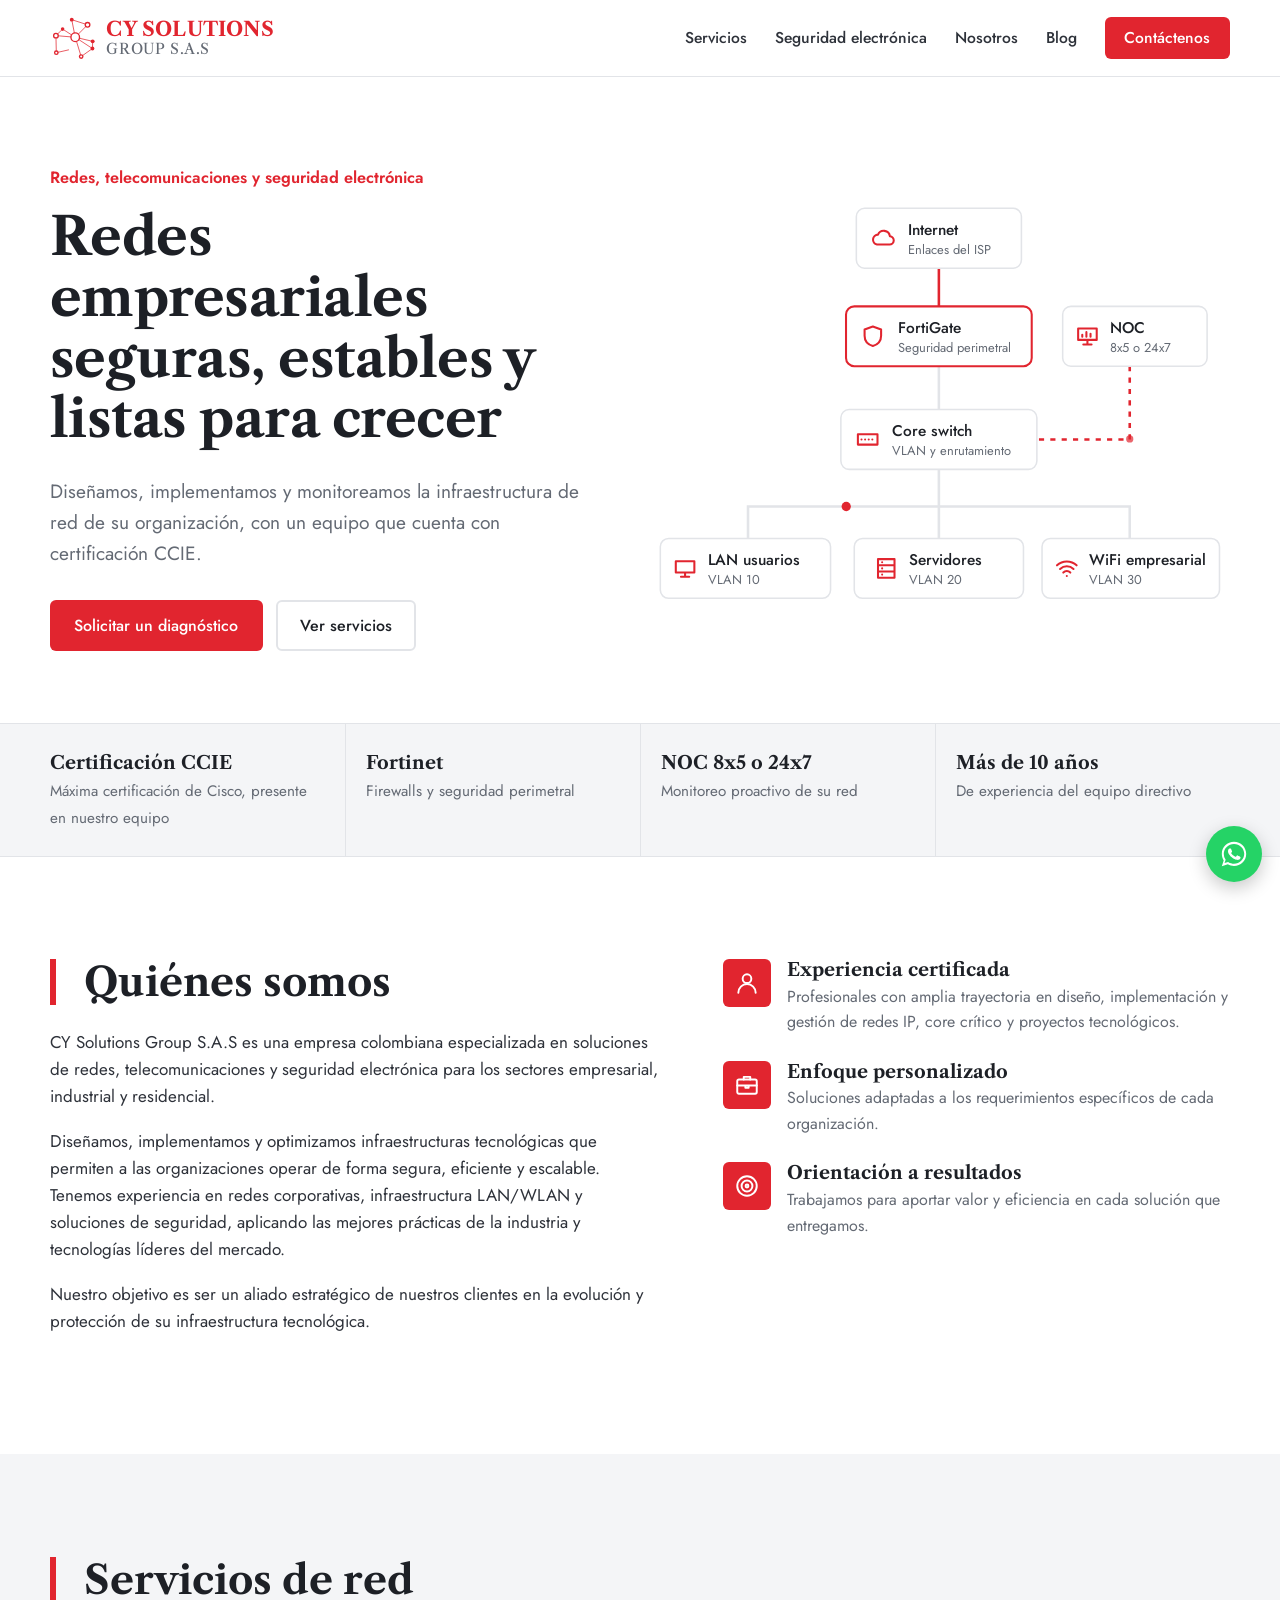
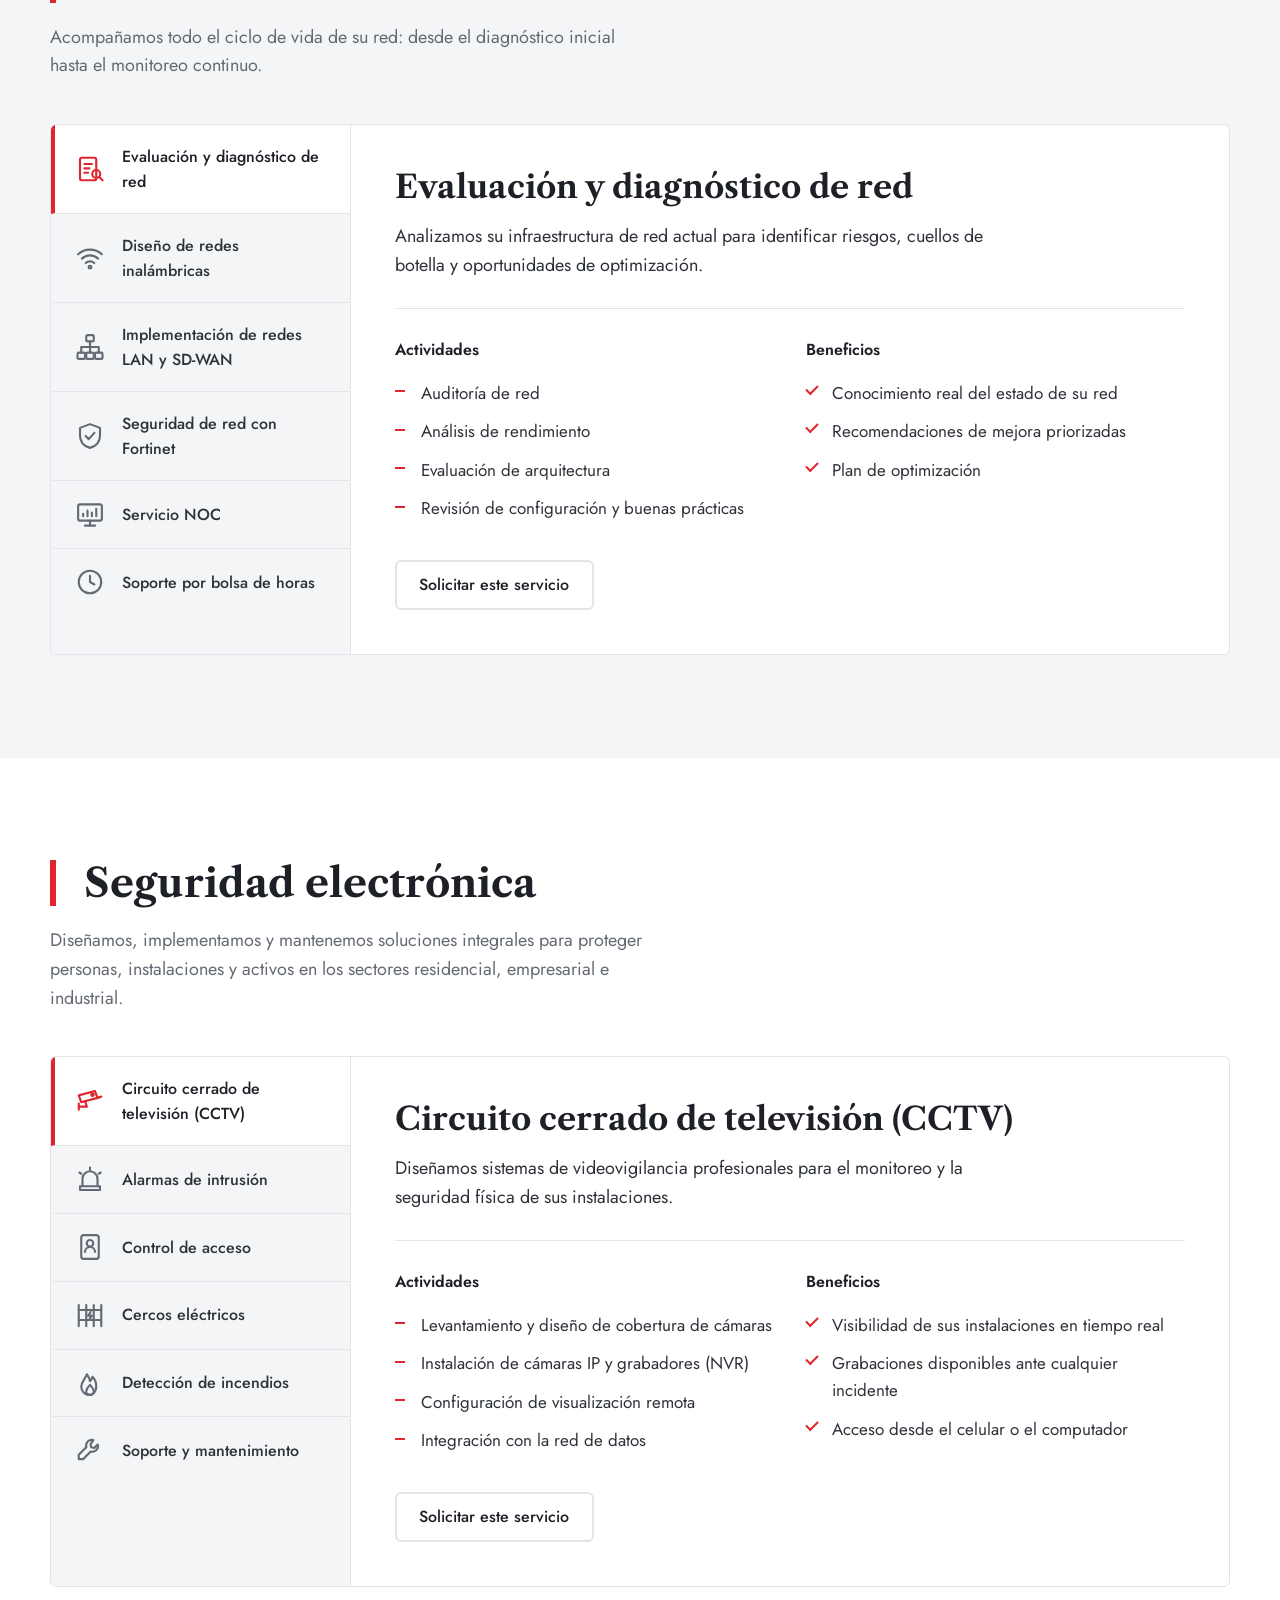
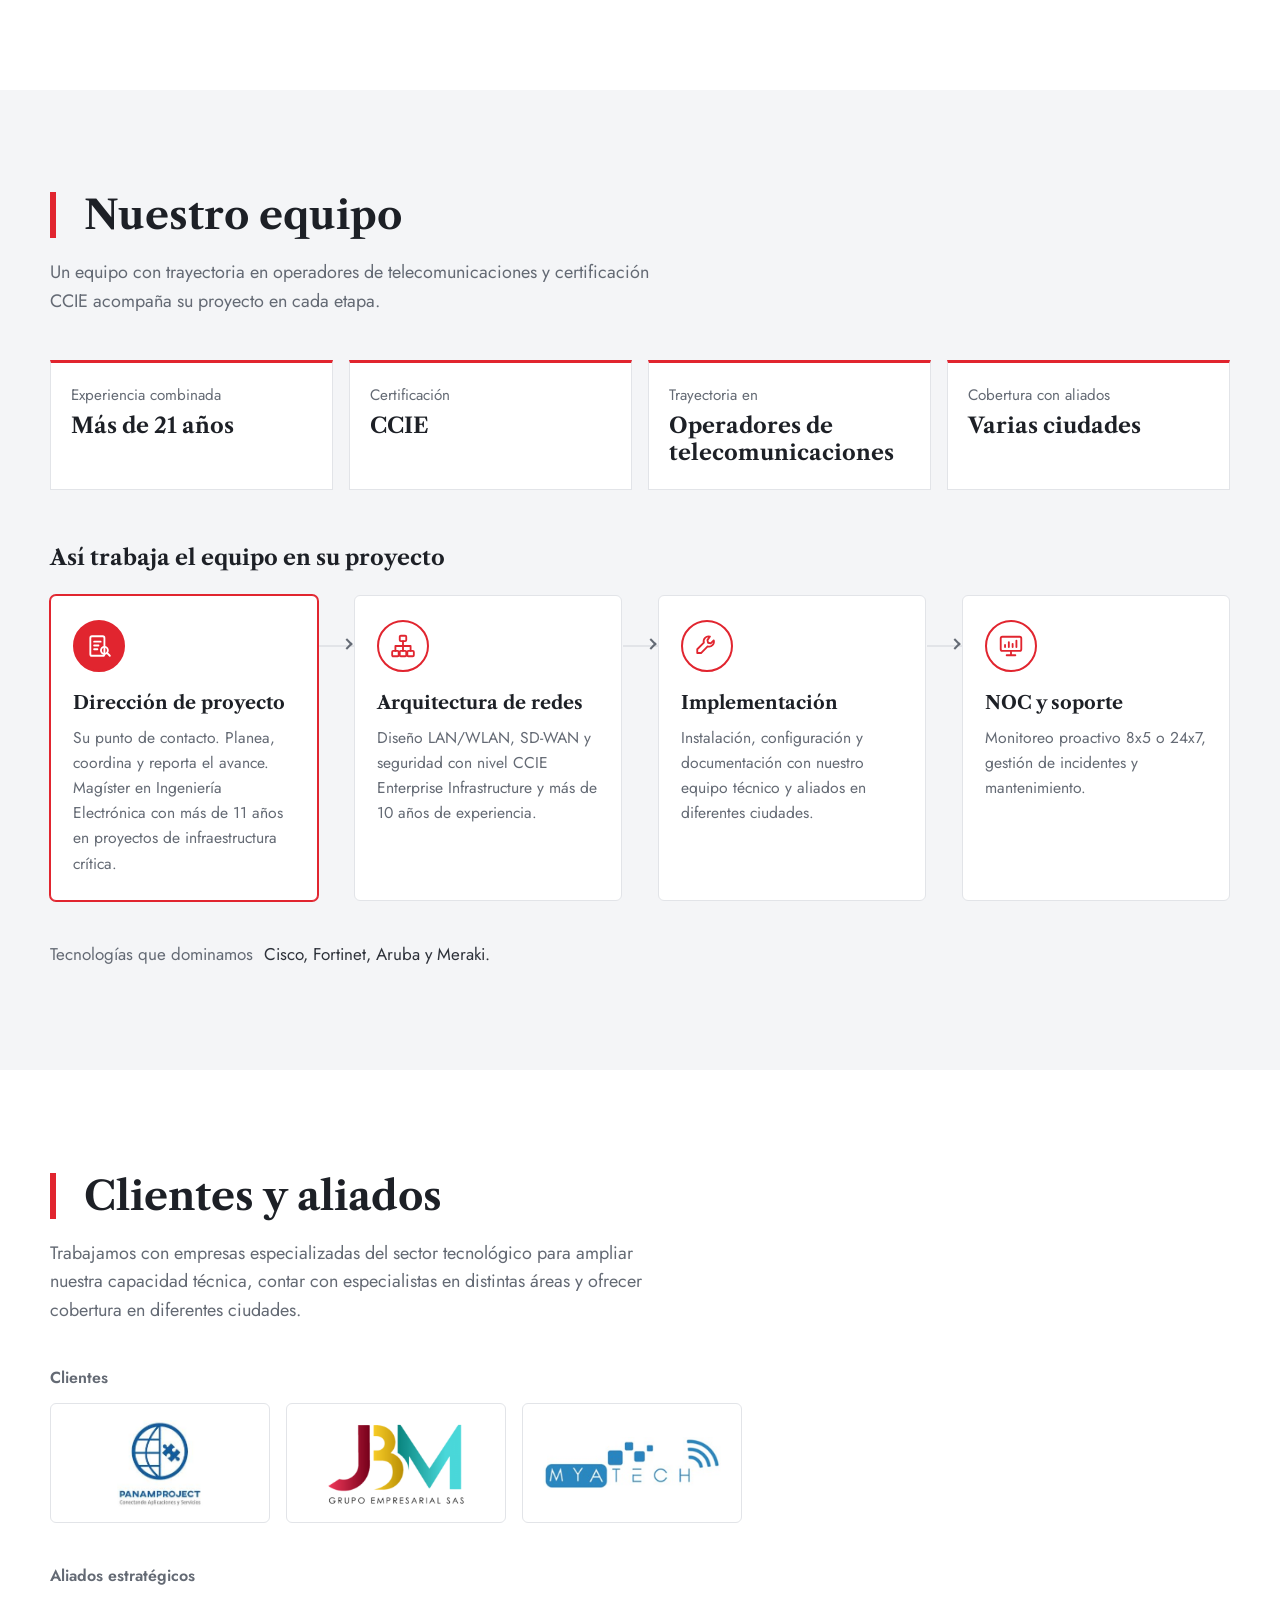
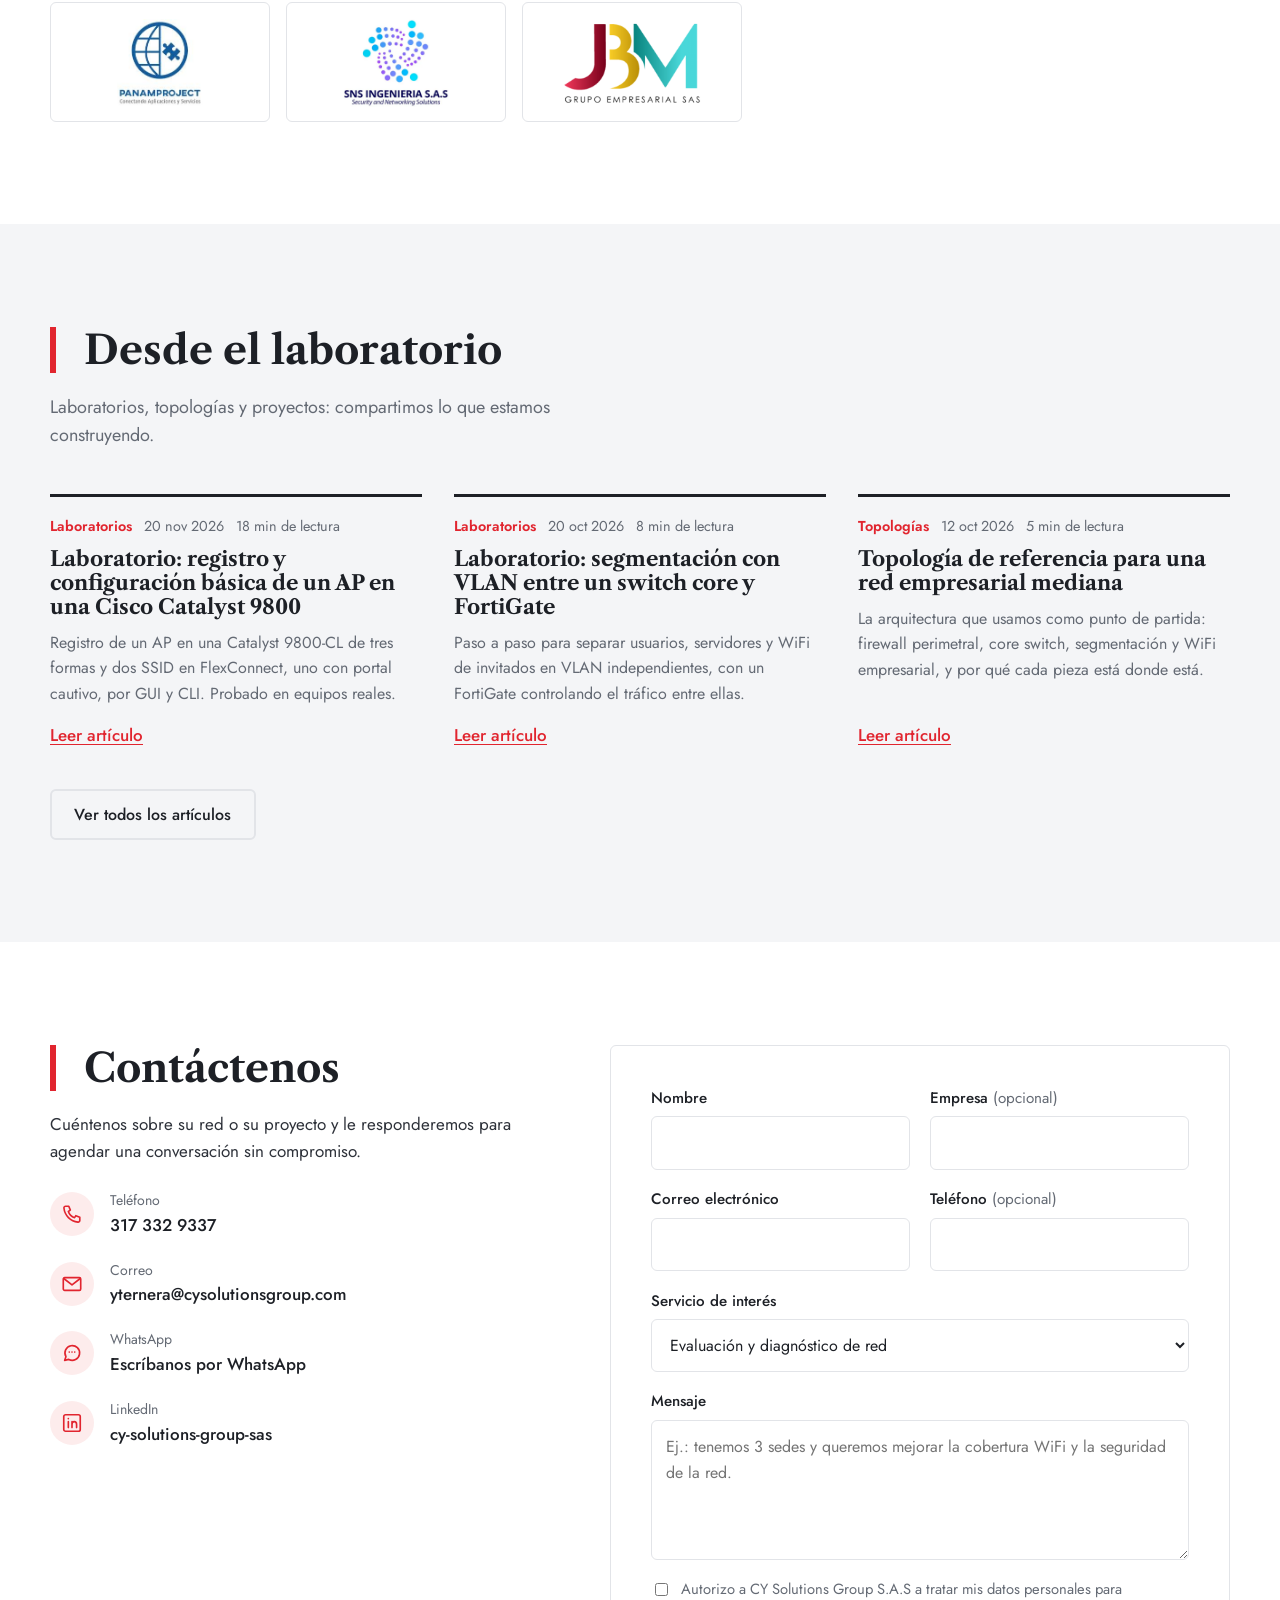
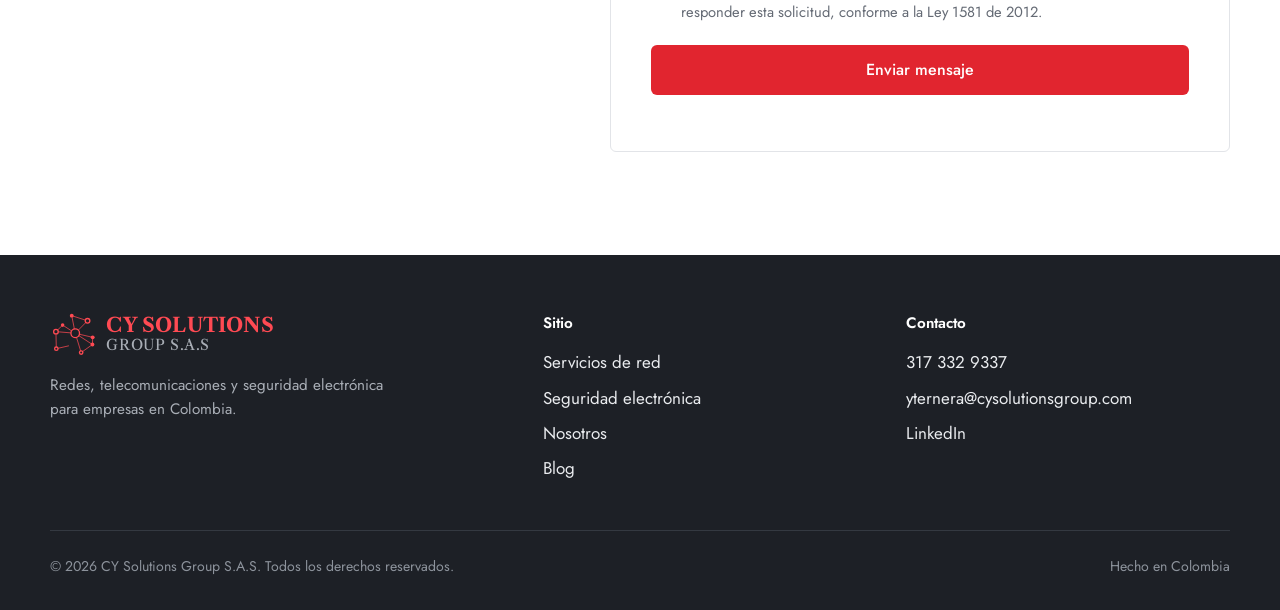
<file: index.html>
<!DOCTYPE html>
<html lang="es-CO">
<head>
<meta charset="utf-8">
<meta name="viewport" content="width=device-width, initial-scale=1, viewport-fit=cover">
<title>CY Solutions Group S.A.S | Redes, telecomunicaciones y seguridad electrónica</title>
<meta name="description" content="Diseñamos, implementamos y monitoreamos redes empresariales seguras en Colombia: diagnóstico de red, WiFi, LAN y SD-WAN, seguridad con Fortinet, NOC y seguridad electrónica.">
<link rel="canonical" href="https://cysolutionsgroup.com/">
<meta property="og:type" content="website">
<meta property="og:locale" content="es_CO">
<meta property="og:title" content="CY Solutions Group S.A.S | Redes, telecomunicaciones y seguridad electrónica">
<meta property="og:description" content="Diseñamos, implementamos y monitoreamos redes empresariales seguras en Colombia: diagnóstico de red, WiFi, LAN y SD-WAN, seguridad con Fortinet, NOC y seguridad electrónica.">
<meta property="og:url" content="https://cysolutionsgroup.com/">
<meta property="og:image" content="https://cysolutionsgroup.com/assets/img/logo-cy-solutions.jpg">
<meta name="theme-color" content="#E1252F">
<link rel="icon" href="favicon.svg" type="image/svg+xml">
<link rel="preconnect" href="https://fonts.googleapis.com">
<link rel="preconnect" href="https://fonts.gstatic.com" crossorigin>
<link href="https://fonts.googleapis.com/css2?family=Jost:wght@400;500;600&family=Libre+Caslon+Text:wght@400;700&family=JetBrains+Mono:wght@400;500&display=swap" rel="stylesheet">
<link rel="stylesheet" href="assets/css/style.css">
</head>
<script type="application/ld+json">
{"@context":"https://schema.org","@type":"Organization","name":"CY Solutions Group S.A.S","url":"https://cysolutionsgroup.com/","logo":"https://cysolutionsgroup.com/assets/img/logo-cy-solutions.jpg","email":"yternera@cysolutionsgroup.com","telephone":"+57 317 332 9337","areaServed":"CO","sameAs":["https://www.linkedin.com/company/cy-solutions-group-sas/"]}
</script>
<body data-root="">
<a class="skip" href="#contenido">Saltar al contenido</a>
<header class="site-header">
  <div class="wrap">
    <a class="brand" href="index.html" aria-label="CY Solutions Group S.A.S, inicio">
      <svg class="logo-mark" viewBox="-30 -30 620 600" aria-hidden="true">
<g stroke-width="10" stroke-linecap="round"><line x1="263" y1="23" x2="476" y2="92"/><line x1="263" y1="23" x2="310" y2="260"/><line x1="476" y1="92" x2="310" y2="260"/><line x1="140" y1="150" x2="50" y2="238"/><line x1="140" y1="150" x2="310" y2="260"/><line x1="50" y1="238" x2="310" y2="260"/><line x1="50" y1="238" x2="55" y2="468"/><line x1="55" y1="468" x2="220" y2="430"/><line x1="310" y1="260" x2="545" y2="315"/><line x1="310" y1="260" x2="542" y2="412"/><line x1="545" y1="315" x2="542" y2="412"/><line x1="310" y1="260" x2="390" y2="520"/><line x1="390" y1="520" x2="542" y2="412"/></g>
<g class="dot"><circle cx="263" cy="23" r="26"/><circle cx="140" cy="150" r="24"/><circle cx="545" cy="315" r="26"/><circle cx="542" cy="412" r="26"/></g>
<g class="ring" stroke-width="18"><circle cx="310" cy="260" r="58"/><circle cx="476" cy="92" r="31"/><circle cx="50" cy="238" r="31"/><circle cx="55" cy="468" r="23"/><circle cx="390" cy="520" r="23"/></g>
</svg>
      <span class="brand-text"><strong>CY SOLUTIONS</strong><span>GROUP S.A.S</span></span>
    </a>
    <button class="menu-toggle" type="button" aria-expanded="false" aria-controls="nav" aria-label="Abrir menú">
      <svg viewBox="0 0 24 24" fill="none" stroke="currentColor" stroke-width="2" stroke-linecap="round"><path d="M4 7h16M4 12h16M4 17h16"/></svg>
    </button>
    <nav class="nav" id="nav" aria-label="Principal">
      <a href="#servicios">Servicios</a>
      <a href="#seguridad-electronica">Seguridad electrónica</a>
      <a href="#nosotros">Nosotros</a>
      <a href="blog/index.html">Blog</a>
      <a class="btn btn--primary" href="#contacto">Contáctenos</a>
    </nav>
  </div>
</header>
<main id="contenido">

<section class="hero">
  <div class="wrap">
    <div>
      <p class="hero-tag">Redes, telecomunicaciones y seguridad electrónica</p>
      <h1>Redes empresariales seguras, estables y listas para crecer</h1>
      <p class="hero-lead">Diseñamos, implementamos y monitoreamos la infraestructura de red de su organización, con un equipo que cuenta con certificación CCIE.</p>
      <div class="hero-actions">
        <a class="btn btn--primary" href="#contacto" data-servicio="Evaluación y diagnóstico de red">Solicitar un diagnóstico</a>
        <a class="btn btn--ghost" href="#servicios">Ver servicios</a>
      </div>
    </div>
    <figure style="margin:0"><svg class="topology" viewBox="0 0 562 400" role="img" aria-labelledby="topo-t topo-d">
  <title id="topo-t">Arquitectura de red empresarial</title>
  <desc id="topo-d">Internet entra por un firewall FortiGate, pasa a un core switch y se distribuye en tres segmentos: LAN de usuarios, servidores y WiFi empresarial. Un NOC monitorea la red.</desc>
  <path class="link link--sec" d="M280 69V106"/>
  <path class="link" d="M280 164V206"/>
  <path class="link" d="M280 264V300M95 331V300H465V331M280 300V331"/>
  <path class="link link--sec" d="M465 164V235H375" stroke-dasharray="5 6"/>
  <g class="packets">
    <circle class="packet" r="4.5"><animateMotion dur="3.2s" begin="0s" repeatCount="indefinite" path="M280 40V300H95V360"/></circle>
    <circle class="packet" r="4.5"><animateMotion dur="3.2s" begin="-2.1s" repeatCount="indefinite" path="M280 40V360"/></circle>
    <circle class="packet" r="4.5"><animateMotion dur="3.2s" begin="-1s" repeatCount="indefinite" path="M280 40V300H465V360"/></circle>
    <circle class="packet" r="3.5" opacity=".7"><animateMotion dur="2.4s" begin="-1.2s" repeatCount="indefinite" path="M465 135V235H330"/></circle>
  </g>
  <g class="node"><rect x="200" y="11" width="160" height="58" rx="8"/>
    <path class="ico" transform="translate(214 28)" d="M6 18h12a4 4 0 0 0 .5-8A6 6 0 0 0 7 8.5 4.8 4.8 0 0 0 6 18z"/>
    <text x="250" y="37">Internet</text><text class="sub" x="250" y="55">Enlaces del ISP</text></g>
  <g class="node node--fw"><rect x="190" y="106" width="180" height="58" rx="8"/>
    <path class="ico" transform="translate(204 123)" d="M12 2.5 4 5.5v6c0 5 3.4 8.6 8 10 4.6-1.4 8-5 8-10v-6z"/>
    <text x="240" y="132">FortiGate</text><text class="sub" x="240" y="150">Seguridad perimetral</text></g>
  <g class="node"><rect x="400" y="106" width="140" height="58" rx="8"/>
    <path class="ico" transform="translate(412 123)" d="M3 4.5h18v11H3zM8 20h8M12 15.5V20M7 12.5V10.5M11 12.5V8M15 12.5V9.5"/>
    <text x="446" y="132">NOC</text><text class="sub" x="446" y="150">8x5 o 24x7</text></g>
  <g class="node"><rect x="185" y="206" width="190" height="58" rx="8"/>
    <path class="ico" transform="translate(199 223)" d="M2.5 7h19v10h-19zM6 12h.01M9.5 12h.01M13 12h.01M16.5 12h.01"/>
    <text x="235" y="232">Core switch</text><text class="sub" x="235" y="250">VLAN y enrutamiento</text></g>
  <g class="node"><rect x="10" y="331" width="165" height="58" rx="8"/>
    <path class="ico" transform="translate(22 348)" d="M3 5h18v11H3zM8 20h8M12 16v4"/>
    <text x="56" y="357">LAN usuarios</text><text class="sub" x="56" y="375">VLAN 10</text></g>
  <g class="node"><rect x="198" y="331" width="164" height="58" rx="8"/>
    <path class="ico" transform="translate(217 348)" d="M4 3h16v6H4zM4 9h16v6H4zM4 15h16v6H4zM8 6h.01M8 12h.01M8 18h.01"/>
    <text x="251" y="357">Servidores</text><text class="sub" x="251" y="375">VLAN 20</text></g>
  <g class="node"><rect x="380" y="331" width="172" height="58" rx="8"/>
    <path class="ico" transform="translate(392 348)" d="M2.5 9a14 14 0 0 1 19 0M5.5 12.5a9.5 9.5 0 0 1 13 0M8.6 16a5 5 0 0 1 6.8 0M12 19.3h.01"/>
    <text x="426" y="357">WiFi empresarial</text><text class="sub" x="426" y="375">VLAN 30</text></g>
</svg></figure>
  </div>
</section>

<section class="creds" aria-label="Credenciales">
  <div class="wrap">
    <ul>
      <li><strong>Certificación CCIE</strong><span>Máxima certificación de Cisco, presente en nuestro equipo</span></li>
      <li><strong>Fortinet</strong><span>Firewalls y seguridad perimetral</span></li>
      <li><strong>NOC 8x5 o 24x7</strong><span>Monitoreo proactivo de su red</span></li>
      <li><strong>Más de 10 años</strong><span>De experiencia del equipo directivo</span></li>
    </ul>
  </div>
</section>

<section class="section" id="nosotros">
  <div class="wrap about">
    <div class="about-text">
      <div class="section-head" style="margin-bottom:1.5rem"><h2>Quiénes somos</h2></div>
      <p>CY Solutions Group S.A.S es una empresa colombiana especializada en soluciones de redes, telecomunicaciones y seguridad electrónica para los sectores empresarial, industrial y residencial.</p>
      <p>Diseñamos, implementamos y optimizamos infraestructuras tecnológicas que permiten a las organizaciones operar de forma segura, eficiente y escalable. Tenemos experiencia en redes corporativas, infraestructura LAN/WLAN y soluciones de seguridad, aplicando las mejores prácticas de la industria y tecnologías líderes del mercado.</p>
      <p>Nuestro objetivo es ser un aliado estratégico de nuestros clientes en la evolución y protección de su infraestructura tecnológica.</p>
    </div>
    <ul class="why" aria-label="Por qué nosotros">
      <li><span class="ico"><svg viewBox="0 0 24 24" aria-hidden="true"><circle cx="12" cy="8" r="4"/><path d="M4 21a8 8 0 0 1 16 0"/></svg></span><div><h3>Experiencia certificada</h3><p>Profesionales con amplia trayectoria en diseño, implementación y gestión de redes IP, core crítico y proyectos tecnológicos.</p></div></li>
      <li><span class="ico"><svg viewBox="0 0 24 24" aria-hidden="true"><rect x="3" y="7" width="18" height="13" rx="1.5"/><path d="M9 7V4.5h6V7M3 12.5h18M10.5 12.5v2h3v-2"/></svg></span><div><h3>Enfoque personalizado</h3><p>Soluciones adaptadas a los requerimientos específicos de cada organización.</p></div></li>
      <li><span class="ico"><svg viewBox="0 0 24 24" aria-hidden="true"><circle cx="12" cy="12" r="9"/><circle cx="12" cy="12" r="5"/><circle cx="12" cy="12" r="1.3"/></svg></span><div><h3>Orientación a resultados</h3><p>Trabajamos para aportar valor y eficiencia en cada solución que entregamos.</p></div></li>
    </ul>
  </div>
</section>

<section class="section section--alt" id="servicios">
  <div class="wrap">
    <div class="section-head">
      <h2>Servicios de red</h2>
      <p>Acompañamos todo el ciclo de vida de su red: desde el diagnóstico inicial hasta el monitoreo continuo.</p>
    </div>
    <div class="svc">
      <div class="svc-tabs" role="tablist" aria-label="Servicios" aria-orientation="vertical">
        <button class="svc-tab" role="tab" id="net-tab-0" aria-selected="true" aria-controls="net-panel-0" tabindex="0"><svg viewBox="0 0 24 24" aria-hidden="true"><rect x="4" y="3" width="13" height="18" rx="1.5"/><path d="M7.5 8h6M7.5 11.5h4M7.5 15h3"/><circle cx="17" cy="16" r="3.2"/><path d="M19.4 18.4 22 21"/></svg><span>Evaluación y diagnóstico de red</span></button>
<button class="svc-tab" role="tab" id="net-tab-1" aria-selected="false" aria-controls="net-panel-1" tabindex="-1"><svg viewBox="0 0 24 24" aria-hidden="true"><path d="M2.5 9a14 14 0 0 1 19 0"/><path d="M5.5 12.5a9.5 9.5 0 0 1 13 0"/><path d="M8.6 16a5 5 0 0 1 6.8 0"/><circle cx="12" cy="19.3" r="1.1"/></svg><span>Diseño de redes inalámbricas</span></button>
<button class="svc-tab" role="tab" id="net-tab-2" aria-selected="false" aria-controls="net-panel-2" tabindex="-1"><svg viewBox="0 0 24 24" aria-hidden="true"><rect x="9" y="2.5" width="6" height="5" rx="1"/><rect x="2" y="16.5" width="6" height="5" rx="1"/><rect x="9" y="16.5" width="6" height="5" rx="1"/><rect x="16" y="16.5" width="6" height="5" rx="1"/><path d="M12 7.5v9M5 16.5V12h14v4.5"/></svg><span>Implementación de redes LAN y SD-WAN</span></button>
<button class="svc-tab" role="tab" id="net-tab-3" aria-selected="false" aria-controls="net-panel-3" tabindex="-1"><svg viewBox="0 0 24 24" aria-hidden="true"><path d="M12 2.5 4 5.5v6c0 5 3.4 8.6 8 10 4.6-1.4 8-5 8-10v-6z"/><path d="m8.5 12 2.5 2.5 4.5-5"/></svg><span>Seguridad de red con Fortinet</span></button>
<button class="svc-tab" role="tab" id="net-tab-4" aria-selected="false" aria-controls="net-panel-4" tabindex="-1"><svg viewBox="0 0 24 24" aria-hidden="true"><rect x="2.5" y="3.5" width="19" height="13" rx="1.5"/><path d="M8 20.5h8M12 16.5v4"/><path d="M6.5 13V11M10 13V8.5M13.5 13V10M17 13V7"/></svg><span>Servicio NOC</span></button>
<button class="svc-tab" role="tab" id="net-tab-5" aria-selected="false" aria-controls="net-panel-5" tabindex="-1"><svg viewBox="0 0 24 24" aria-hidden="true"><circle cx="12" cy="12" r="9"/><path d="M12 7v5l3.5 2"/></svg><span>Soporte por bolsa de horas</span></button>
      </div>
      <div>
        <div class="svc-panel" role="tabpanel" id="net-panel-0" aria-labelledby="net-tab-0">
          <h3>Evaluación y diagnóstico de red</h3>
          <p>Analizamos su infraestructura de red actual para identificar riesgos, cuellos de botella y oportunidades de optimización.</p>
          <div class="svc-cols">
            <div><h4>Actividades</h4><ul class="acts"><li>Auditoría de red</li><li>Análisis de rendimiento</li><li>Evaluación de arquitectura</li><li>Revisión de configuración y buenas prácticas</li></ul></div>
            <div><h4>Beneficios</h4><ul class="bens"><li>Conocimiento real del estado de su red</li><li>Recomendaciones de mejora priorizadas</li><li>Plan de optimización</li></ul></div>
          </div>
          <a class="btn btn--ghost" style="margin-top:2rem" href="#contacto" data-servicio="Evaluación y diagnóstico de red">Solicitar este servicio</a>
        </div>
<div class="svc-panel" role="tabpanel" id="net-panel-1" aria-labelledby="net-tab-1" hidden>
          <h3>Diseño de redes inalámbricas</h3>
          <p>Diseñamos redes WiFi empresariales que garantizan cobertura, capacidad y estabilidad en cada espacio de su operación.</p>
          <div class="svc-cols">
            <div><h4>Actividades</h4><ul class="acts"><li>Site survey</li><li>Diseño de cobertura</li><li>Planeación de capacidad</li><li>Arquitectura inalámbrica</li></ul></div>
            <div><h4>Beneficios</h4><ul class="bens"><li>Mejor experiencia para los usuarios</li><li>Cobertura optimizada</li><li>Red preparada para crecer</li></ul></div>
          </div>
          <a class="btn btn--ghost" style="margin-top:2rem" href="#contacto" data-servicio="Diseño de redes inalámbricas">Solicitar este servicio</a>
        </div>
<div class="svc-panel" role="tabpanel" id="net-panel-2" aria-labelledby="net-tab-2" hidden>
          <h3>Implementación de redes LAN y SD-WAN</h3>
          <p>Instalamos y configuramos infraestructura LAN y SD-WAN para que sus sedes y aplicaciones tengan conectividad confiable y segura.</p>
          <div class="svc-cols">
            <div><h4>Actividades</h4><ul class="acts"><li>Instalación y configuración de switches</li><li>Segmentación de red (VLAN)</li><li>Configuración de políticas de red</li><li>Optimización del rendimiento</li></ul></div>
            <div><h4>Beneficios</h4><ul class="bens"><li>Conexión estable y escalable que soporta el crecimiento</li><li>Segmentación del tráfico para mayor seguridad y control</li><li>Conectividad confiable para las aplicaciones del negocio</li></ul></div>
          </div>
          <a class="btn btn--ghost" style="margin-top:2rem" href="#contacto" data-servicio="Implementación de redes LAN y SD-WAN">Solicitar este servicio</a>
        </div>
<div class="svc-panel" role="tabpanel" id="net-panel-3" aria-labelledby="net-tab-3" hidden>
          <h3>Seguridad de red con Fortinet</h3>
          <p>Implementamos soluciones de seguridad que protegen la infraestructura tecnológica y los activos digitales de su organización.</p>
          <div class="svc-cols">
            <div><h4>Soluciones</h4><ul class="acts"><li>Implementación de firewalls</li><li>Segmentación segura de red</li><li>Políticas de seguridad</li><li>Protección perimetral</li></ul></div>
            <div><h4>Beneficios</h4><ul class="bens"><li>Red definida por perfiles</li><li>Protección avanzada contra malware y ransomware</li><li>Protección frente a ataques de denegación de servicio (DoS)</li><li>Protección del tráfico y de los recursos internos</li></ul></div>
          </div>
          <a class="btn btn--ghost" style="margin-top:2rem" href="#contacto" data-servicio="Seguridad de red con Fortinet">Solicitar este servicio</a>
        </div>
<div class="svc-panel" role="tabpanel" id="net-panel-4" aria-labelledby="net-tab-4" hidden>
          <h3>Servicio NOC</h3>
          <p>Monitoreamos y gestionamos su red de forma continua para garantizar su disponibilidad, estabilidad y desempeño.</p>
          <div class="svc-cols">
            <div><h4>Funciones</h4><ul class="acts"><li>Monitoreo proactivo 8x5 o 24x7</li><li>Gestión de incidentes</li><li>Análisis de desempeño</li><li>Soporte especializado</li></ul></div>
            <div><h4>Beneficios</h4><ul class="bens"><li>Red más estable</li><li>Detección temprana de fallas</li><li>Continuidad operativa</li></ul></div>
          </div>
          <a class="btn btn--ghost" style="margin-top:2rem" href="#contacto" data-servicio="Servicio NOC">Solicitar este servicio</a>
        </div>
<div class="svc-panel" role="tabpanel" id="net-panel-5" aria-labelledby="net-tab-5" hidden>
          <h3>Soporte por bolsa de horas</h3>
          <p>Contrate un paquete de horas de soporte técnico especializado y úselo según lo necesite su empresa: incidentes, cambios, configuraciones y asesoría.</p>
          <div class="svc-cols">
            <div><h4>Incluye</h4><ul class="acts"><li>Atención de incidentes y requerimientos</li><li>Cambios y ajustes de configuración</li><li>Soporte remoto y en sitio</li><li>Reporte del consumo de horas</li></ul></div>
            <div><h4>Beneficios</h4><ul class="bens"><li>Ingenieros especializados sin contratar personal de planta</li><li>Paga solo las horas que necesita</li><li>Costos predecibles para su área de TI</li></ul></div>
          </div>
          <a class="btn btn--ghost" style="margin-top:2rem" href="#contacto" data-servicio="Soporte por bolsa de horas">Solicitar este servicio</a>
        </div>
      </div>
    </div>
  </div>
</section>

<section class="section" id="seguridad-electronica">
  <div class="wrap">
    <div class="section-head">
      <h2>Seguridad electrónica</h2>
      <p>Diseñamos, implementamos y mantenemos soluciones integrales para proteger personas, instalaciones y activos en los sectores residencial, empresarial e industrial.</p>
    </div>
    <div class="svc">
      <div class="svc-tabs" role="tablist" aria-label="Servicios de seguridad electrónica" aria-orientation="vertical">
        <button class="svc-tab" role="tab" id="esec-tab-0" aria-selected="true" aria-controls="esec-panel-0" tabindex="0"><svg viewBox="0 0 24 24" aria-hidden="true"><path d="M3 7.5 16 4l2 5.5-13 3.5z"/><path d="m18 9.5 3-1M8 12l1.5 4.5H3M3 14v5"/><circle cx="14" cy="7" r="1"/></svg><span>Circuito cerrado de televisión (CCTV)</span></button>
<button class="svc-tab" role="tab" id="esec-tab-1" aria-selected="false" aria-controls="esec-panel-1" tabindex="-1"><svg viewBox="0 0 24 24" aria-hidden="true"><path d="M6 17V11a6 6 0 0 1 12 0v6"/><path d="M4 17h16v3H4zM12 2v2M3.5 6l1.5 1M20.5 6 19 7"/></svg><span>Alarmas de intrusión</span></button>
<button class="svc-tab" role="tab" id="esec-tab-2" aria-selected="false" aria-controls="esec-panel-2" tabindex="-1"><svg viewBox="0 0 24 24" aria-hidden="true"><rect x="5" y="2.5" width="14" height="19" rx="2"/><circle cx="12" cy="9" r="2.6"/><path d="M8 16a4 4 0 0 1 8 0"/></svg><span>Control de acceso</span></button>
<button class="svc-tab" role="tab" id="esec-tab-3" aria-selected="false" aria-controls="esec-panel-3" tabindex="-1"><svg viewBox="0 0 24 24" aria-hidden="true"><path d="M3 4v17M9 4v17M15 4v17M21 4v17M3 8h18M3 16h18"/><path d="m12.5 9.5-2 3h3l-2 3"/></svg><span>Cercos eléctricos</span></button>
<button class="svc-tab" role="tab" id="esec-tab-4" aria-selected="false" aria-controls="esec-panel-4" tabindex="-1"><svg viewBox="0 0 24 24" aria-hidden="true"><path d="M12 21.5c-4 0-7-2.7-7-6.5 0-4 3-6 4.5-10 1.5 2.5 2.5 3.5 2.5 5.5 1-1 1.7-2 2-3.5 2.5 2.3 3 5 3 8 0 3.8-2.6 6.5-5 6.5z"/><path d="M12 21.5c-1.7 0-3-1.2-3-3 0-2 1.5-3 3-5 1.5 2 3 3 3 5 0 1.8-1.3 3-3 3z"/></svg><span>Detección de incendios</span></button>
<button class="svc-tab" role="tab" id="esec-tab-5" aria-selected="false" aria-controls="esec-panel-5" tabindex="-1"><svg viewBox="0 0 24 24" aria-hidden="true"><path d="M14.7 3.3a4.5 4.5 0 0 0-5.6 5.6L3 15v3.5h3.5l6.1-6.1a4.5 4.5 0 0 0 5.6-5.6l-2.8 2.8-2.4-.6-.6-2.4z"/></svg><span>Soporte y mantenimiento</span></button>
      </div>
      <div>
        <div class="svc-panel" role="tabpanel" id="esec-panel-0" aria-labelledby="esec-tab-0">
          <h3>Circuito cerrado de televisión (CCTV)</h3>
          <p>Diseñamos sistemas de videovigilancia profesionales para el monitoreo y la seguridad física de sus instalaciones.</p>
          <div class="svc-cols">
            <div><h4>Actividades</h4><ul class="acts"><li>Levantamiento y diseño de cobertura de cámaras</li><li>Instalación de cámaras IP y grabadores (NVR)</li><li>Configuración de visualización remota</li><li>Integración con la red de datos</li></ul></div>
            <div><h4>Beneficios</h4><ul class="bens"><li>Visibilidad de sus instalaciones en tiempo real</li><li>Grabaciones disponibles ante cualquier incidente</li><li>Acceso desde el celular o el computador</li></ul></div>
          </div>
          <a class="btn btn--ghost" style="margin-top:2rem" href="#contacto" data-servicio="Circuito cerrado de televisión (CCTV)">Solicitar este servicio</a>
        </div>
<div class="svc-panel" role="tabpanel" id="esec-panel-1" aria-labelledby="esec-tab-1" hidden>
          <h3>Alarmas de intrusión</h3>
          <p>Detectamos accesos no autorizados y generamos alertas para que pueda reaccionar a tiempo.</p>
          <div class="svc-cols">
            <div><h4>Actividades</h4><ul class="acts"><li>Diseño de zonas de protección</li><li>Instalación de sensores de movimiento y apertura</li><li>Configuración del panel y las notificaciones</li><li>Pruebas de funcionamiento</li></ul></div>
            <div><h4>Beneficios</h4><ul class="bens"><li>Alerta inmediata ante accesos no autorizados</li><li>Protección de áreas sensibles fuera de horario</li><li>Respuesta más rápida ante eventos</li></ul></div>
          </div>
          <a class="btn btn--ghost" style="margin-top:2rem" href="#contacto" data-servicio="Alarmas de intrusión">Solicitar este servicio</a>
        </div>
<div class="svc-panel" role="tabpanel" id="esec-panel-2" aria-labelledby="esec-tab-2" hidden>
          <h3>Control de acceso</h3>
          <p>Implementamos soluciones para gestionar y restringir el ingreso a áreas específicas de su organización.</p>
          <div class="svc-cols">
            <div><h4>Actividades</h4><ul class="acts"><li>Definición de áreas y perfiles de acceso</li><li>Instalación de lectores de tarjeta, huella o PIN</li><li>Instalación de cerraduras electromagnéticas</li><li>Configuración del registro de entradas y salidas</li></ul></div>
            <div><h4>Beneficios</h4><ul class="bens"><li>Ingreso solo para personal autorizado</li><li>Trazabilidad de quién entra y cuándo</li><li>Administración centralizada de permisos</li></ul></div>
          </div>
          <a class="btn btn--ghost" style="margin-top:2rem" href="#contacto" data-servicio="Control de acceso">Solicitar este servicio</a>
        </div>
<div class="svc-panel" role="tabpanel" id="esec-panel-3" aria-labelledby="esec-tab-3" hidden>
          <h3>Cercos eléctricos</h3>
          <p>Instalamos sistemas de protección perimetral para prevenir intrusiones y reforzar la seguridad de sus instalaciones.</p>
          <div class="svc-cols">
            <div><h4>Actividades</h4><ul class="acts"><li>Diseño del perímetro a proteger</li><li>Instalación del energizador y las líneas</li><li>Puesta a tierra y señalización</li><li>Integración con el sistema de alarma</li></ul></div>
            <div><h4>Beneficios</h4><ul class="bens"><li>Disuasión de intrusiones</li><li>Detección de intentos de ingreso en el perímetro</li><li>Refuerzo de la seguridad perimetral</li></ul></div>
          </div>
          <a class="btn btn--ghost" style="margin-top:2rem" href="#contacto" data-servicio="Cercos eléctricos">Solicitar este servicio</a>
        </div>
<div class="svc-panel" role="tabpanel" id="esec-panel-4" aria-labelledby="esec-tab-4" hidden>
          <h3>Detección de incendios</h3>
          <p>Implementamos sistemas de detección y alerta temprana de incendios con detectores, alarmas y centrales de control.</p>
          <div class="svc-cols">
            <div><h4>Actividades</h4><ul class="acts"><li>Diseño del sistema de detección</li><li>Instalación de detectores de humo y temperatura</li><li>Instalación de centrales y estaciones manuales</li><li>Pruebas y puesta en marcha</li></ul></div>
            <div><h4>Beneficios</h4><ul class="bens"><li>Alerta temprana para una evacuación oportuna</li><li>Protección de personas y activos</li><li>Apoyo al cumplimiento de normas de seguridad</li></ul></div>
          </div>
          <a class="btn btn--ghost" style="margin-top:2rem" href="#contacto" data-servicio="Detección de incendios">Solicitar este servicio</a>
        </div>
<div class="svc-panel" role="tabpanel" id="esec-panel-5" aria-labelledby="esec-tab-5" hidden>
          <h3>Soporte y mantenimiento</h3>
          <p>Realizamos mantenimiento preventivo y correctivo de sus sistemas, con soporte en sitio, remoto y atención técnica especializada.</p>
          <div class="svc-cols">
            <div><h4>Actividades</h4><ul class="acts"><li>Mantenimiento preventivo programado</li><li>Mantenimiento correctivo</li><li>Soporte remoto</li><li>Atención técnica en sitio</li></ul></div>
            <div><h4>Beneficios</h4><ul class="bens"><li>Sistemas siempre operativos</li><li>Mayor vida útil de los equipos</li><li>Atención especializada cuando la necesita</li></ul></div>
          </div>
          <a class="btn btn--ghost" style="margin-top:2rem" href="#contacto" data-servicio="Soporte y mantenimiento">Solicitar este servicio</a>
        </div>
      </div>
    </div>
  </div>
</section>

<section class="section section--alt" id="equipo">
  <div class="wrap">
    <div class="section-head">
      <h2>Nuestro equipo</h2>
      <p>Un equipo con trayectoria en operadores de telecomunicaciones y certificación CCIE acompaña su proyecto en cada etapa.</p>
    </div>
    <ul class="team-stats">
      <li><span>Experiencia combinada</span><strong>Más de 21 años</strong></li>
      <li><span>Certificación</span><strong>CCIE</strong></li>
      <li><span>Trayectoria en</span><strong>Operadores de telecomunicaciones</strong></li>
      <li><span>Cobertura con aliados</span><strong>Varias ciudades</strong></li>
    </ul>
    <h3 class="flow-title">Así trabaja el equipo en su proyecto</h3>
    <ol class="flow" id="team-flow">
      <li class="flow-node is-active">
        <span class="flow-ico"><svg viewBox="0 0 24 24" aria-hidden="true"><rect x="4" y="3" width="13" height="18" rx="1.5"/><path d="M7.5 8h6M7.5 11.5h4M7.5 15h3"/><circle cx="17" cy="16" r="3.2"/><path d="M19.4 18.4 22 21"/></svg></span>
        <h4>Dirección de proyecto</h4>
        <p>Su punto de contacto. Planea, coordina y reporta el avance. Magíster en Ingeniería Electrónica con más de 11 años en proyectos de infraestructura crítica.</p>
      </li>
      <li class="flow-node">
        <span class="flow-ico"><svg viewBox="0 0 24 24" aria-hidden="true"><rect x="9" y="2.5" width="6" height="5" rx="1"/><rect x="2" y="16.5" width="6" height="5" rx="1"/><rect x="9" y="16.5" width="6" height="5" rx="1"/><rect x="16" y="16.5" width="6" height="5" rx="1"/><path d="M12 7.5v9M5 16.5V12h14v4.5"/></svg></span>
        <h4>Arquitectura de redes</h4>
        <p>Diseño LAN/WLAN, SD-WAN y seguridad con nivel CCIE Enterprise Infrastructure y más de 10 años de experiencia.</p>
      </li>
      <li class="flow-node">
        <span class="flow-ico"><svg viewBox="0 0 24 24" aria-hidden="true"><path d="M14.7 3.3a4.5 4.5 0 0 0-5.6 5.6L3 15v3.5h3.5l6.1-6.1a4.5 4.5 0 0 0 5.6-5.6l-2.8 2.8-2.4-.6-.6-2.4z"/></svg></span>
        <h4>Implementación</h4>
        <p>Instalación, configuración y documentación con nuestro equipo técnico y aliados en diferentes ciudades.</p>
      </li>
      <li class="flow-node">
        <span class="flow-ico"><svg viewBox="0 0 24 24" aria-hidden="true"><rect x="2.5" y="3.5" width="19" height="13" rx="1.5"/><path d="M8 20.5h8M12 16.5v4"/><path d="M6.5 13V11M10 13V8.5M13.5 13V10M17 13V7"/></svg></span>
        <h4>NOC y soporte</h4>
        <p>Monitoreo proactivo 8x5 o 24x7, gestión de incidentes y mantenimiento.</p>
      </li>
    </ol>
    <p class="tech"><span>Tecnologías que dominamos</span> Cisco, Fortinet, Aruba y Meraki.</p>
  </div>
</section>

<section class="section" id="clientes">
  <div class="wrap">
    <div class="section-head">
      <h2>Clientes y aliados</h2>
      <p>Trabajamos con empresas especializadas del sector tecnológico para ampliar nuestra capacidad técnica, contar con especialistas en distintas áreas y ofrecer cobertura en diferentes ciudades.</p>
    </div>
    <div class="partners-group">
      <h3>Clientes</h3>
      <ul class="logos">
        <li><img src="assets/img/logos/panamproject.png" alt="Panamproject"></li>
        <li><img src="assets/img/logos/jbm.png" alt="JBM Grupo Empresarial S.A.S"></li>
        <li><img src="assets/img/logos/myatech.png" alt="Myatech"></li>
      </ul>
    </div>
    <div class="partners-group">
      <h3>Aliados estratégicos</h3>
      <ul class="logos">
        <li><img src="assets/img/logos/panamproject.png" alt="Panamproject"></li>
        <li><img src="assets/img/logos/sns.png" alt="SNS Ingeniería S.A.S"></li>
        <li><img src="assets/img/logos/jbm.png" alt="JBM Grupo Empresarial S.A.S"></li>
      </ul>
    </div>
  </div>
</section>

<section class="section section--alt" id="blog">
  <div class="wrap">
    <div class="section-head">
      <h2>Desde el laboratorio</h2>
      <p>Laboratorios, topologías y proyectos: compartimos lo que estamos construyendo.</p>
    </div>
    <div class="posts" id="posts" data-limit="3"><p class="posts-empty">Cargando artículos…</p></div>
    <div class="blog-foot"><a class="btn btn--ghost" href="blog/index.html">Ver todos los artículos</a></div>
  </div>
</section>

<section class="section" id="contacto">
  <div class="wrap contact">
    <div>
      <div class="section-head" style="margin-bottom:1rem"><h2>Contáctenos</h2></div>
      <p>Cuéntenos sobre su red o su proyecto y le responderemos para agendar una conversación sin compromiso.</p>
      <ul class="channels">
        <li><span class="ico"><svg viewBox="0 0 24 24" aria-hidden="true"><path d="M5 3.5h3.5l1.7 4.3-2.2 1.4a11 11 0 0 0 6.8 6.8l1.4-2.2 4.3 1.7V19a1.8 1.8 0 0 1-2 1.8A17 17 0 0 1 3.2 5.5 1.8 1.8 0 0 1 5 3.5z"/></svg></span><div><small>Teléfono</small><a href="tel:+573173329337">317 332 9337</a></div></li>
        <li><span class="ico"><svg viewBox="0 0 24 24" aria-hidden="true"><rect x="2.5" y="5" width="19" height="14" rx="1.5"/><path d="m3 6 9 7 9-7"/></svg></span><div><small>Correo</small><a href="mailto:yternera@cysolutionsgroup.com">yternera@cysolutionsgroup.com</a></div></li>
        <li><span class="ico"><svg viewBox="0 0 24 24" aria-hidden="true"><path d="M4 20l1.4-4A8 8 0 1 1 8.5 19z"/><path d="M9 11h.01M12 11h.01M15 11h.01"/></svg></span><div><small>WhatsApp</small><a href="https://wa.me/573173329337" target="_blank" rel="noopener">Escríbanos por WhatsApp</a></div></li>
        <li><span class="ico"><svg viewBox="0 0 24 24" aria-hidden="true"><rect x="3" y="3" width="18" height="18" rx="2"/><path d="M8 10.5V17M8 7.2v.1M12 17v-6.5M12 13.5c0-2 1.2-3 2.5-3s2.5.8 2.5 3V17"/></svg></span><div><small>LinkedIn</small><a href="https://www.linkedin.com/company/cy-solutions-group-sas/" target="_blank" rel="noopener">cy-solutions-group-sas</a></div></li>
      </ul>
    </div>
    <form class="form" id="contact-form" action="https://formspree.io/f/mvkkywen" method="POST" novalidate>
      <div class="form-grid">
        <div class="field"><label for="nombre">Nombre</label><input id="nombre" name="nombre" autocomplete="name" required></div>
        <div class="field"><label for="empresa">Empresa <span class="opt">(opcional)</span></label><input id="empresa" name="empresa" autocomplete="organization"></div>
        <div class="field"><label for="email">Correo electrónico</label><input id="email" name="email" type="email" autocomplete="email" required></div>
        <div class="field"><label for="telefono">Teléfono <span class="opt">(opcional)</span></label><input id="telefono" name="telefono" type="tel" autocomplete="tel"></div>
        <div class="field field--full"><label for="servicio">Servicio de interés</label><select id="servicio" name="servicio"><optgroup label="Servicios de red"><option>Evaluación y diagnóstico de red</option><option>Diseño de redes inalámbricas</option><option>Implementación de redes LAN y SD-WAN</option><option>Seguridad de red con Fortinet</option><option>Servicio NOC</option><option>Soporte por bolsa de horas</option></optgroup><optgroup label="Seguridad electrónica"><option>Circuito cerrado de televisión (CCTV)</option><option>Alarmas de intrusión</option><option>Control de acceso</option><option>Cercos eléctricos</option><option>Detección de incendios</option><option>Soporte y mantenimiento</option></optgroup><option>Otro</option></select></div>
        <div class="field field--full"><label for="mensaje">Mensaje</label><textarea id="mensaje" name="mensaje" required placeholder="Ej.: tenemos 3 sedes y queremos mejorar la cobertura WiFi y la seguridad de la red."></textarea></div>
        <label class="consent field--full"><input type="checkbox" name="autorizacion" required> <span>Autorizo a CY Solutions Group S.A.S a tratar mis datos personales para responder esta solicitud, conforme a la Ley 1581 de 2012.</span></label>
      </div>
      <input class="hp" type="text" name="_gotcha" tabindex="-1" autocomplete="off" aria-hidden="true">
      <input type="hidden" name="_subject" value="Nueva solicitud desde cysolutionsgroup.com">
      <button class="btn btn--primary" type="submit">Enviar mensaje</button>
      <p class="form-status" id="form-status" role="status" aria-live="polite"></p>
    </form>
  </div>
</section>

</main>
<footer class="site-footer">
  <div class="wrap">
    <div class="footer-grid">
      <div>
        <a class="brand" href="index.html" aria-label="CY Solutions Group S.A.S, inicio">
      <svg class="logo-mark" viewBox="-30 -30 620 600" aria-hidden="true">
<g stroke-width="10" stroke-linecap="round"><line x1="263" y1="23" x2="476" y2="92"/><line x1="263" y1="23" x2="310" y2="260"/><line x1="476" y1="92" x2="310" y2="260"/><line x1="140" y1="150" x2="50" y2="238"/><line x1="140" y1="150" x2="310" y2="260"/><line x1="50" y1="238" x2="310" y2="260"/><line x1="50" y1="238" x2="55" y2="468"/><line x1="55" y1="468" x2="220" y2="430"/><line x1="310" y1="260" x2="545" y2="315"/><line x1="310" y1="260" x2="542" y2="412"/><line x1="545" y1="315" x2="542" y2="412"/><line x1="310" y1="260" x2="390" y2="520"/><line x1="390" y1="520" x2="542" y2="412"/></g>
<g class="dot"><circle cx="263" cy="23" r="26"/><circle cx="140" cy="150" r="24"/><circle cx="545" cy="315" r="26"/><circle cx="542" cy="412" r="26"/></g>
<g class="ring" stroke-width="18"><circle cx="310" cy="260" r="58"/><circle cx="476" cy="92" r="31"/><circle cx="50" cy="238" r="31"/><circle cx="55" cy="468" r="23"/><circle cx="390" cy="520" r="23"/></g>
</svg>
      <span class="brand-text"><strong>CY SOLUTIONS</strong><span>GROUP S.A.S</span></span>
    </a>
        <p>Redes, telecomunicaciones y seguridad electrónica para empresas en Colombia.</p>
      </div>
      <div>
        <h4>Sitio</h4>
        <ul>
          <li><a href="#servicios">Servicios de red</a></li>
          <li><a href="#seguridad-electronica">Seguridad electrónica</a></li>
          <li><a href="#nosotros">Nosotros</a></li>
          <li><a href="blog/index.html">Blog</a></li>
        </ul>
      </div>
      <div>
        <h4>Contacto</h4>
        <ul>
          <li><a href="tel:+573173329337">317 332 9337</a></li>
          <li><a href="mailto:yternera@cysolutionsgroup.com">yternera@cysolutionsgroup.com</a></li>
          <li><a href="https://www.linkedin.com/company/cy-solutions-group-sas/" target="_blank" rel="noopener">LinkedIn</a></li>
        </ul>
      </div>
    </div>
    <div class="footer-bottom">
      <span>© <span id="year">2026</span> CY Solutions Group S.A.S. Todos los derechos reservados.</span>
      <span>Hecho en Colombia</span>
    </div>
  </div>
</footer>
<a class="wa" href="https://wa.me/573173329337?text=Hola%20CY%20Solutions%2C%20quisiera%20informaci%C3%B3n%20sobre%20sus%20servicios." target="_blank" rel="noopener" aria-label="Escríbanos por WhatsApp"><svg viewBox="0 0 32 32" aria-hidden="true"><path d="M16 3C8.8 3 3 8.7 3 15.8c0 2.5.7 4.9 2 7L3 29l6.4-2c2 1.1 4.3 1.7 6.6 1.7 7.2 0 13-5.7 13-12.8S23.2 3 16 3zm0 23.4c-2.1 0-4.1-.6-5.9-1.6l-.4-.3-3.8 1.2 1.2-3.7-.3-.4a10.4 10.4 0 0 1-1.7-5.8C5.1 9.9 10 5.2 16 5.2s10.9 4.7 10.9 10.6S22 26.4 16 26.4zm6-7.9c-.3-.2-1.9-.9-2.2-1-.3-.1-.5-.2-.7.2l-1 1.2c-.2.2-.4.2-.7.1a8.9 8.9 0 0 1-4.4-3.8c-.3-.6.3-.5.9-1.7.1-.2 0-.4 0-.5l-1-2.4c-.3-.6-.5-.5-.7-.5h-.6c-.2 0-.6.1-.9.4-.3.3-1.1 1.1-1.1 2.7s1.2 3.1 1.3 3.3c.2.2 2.3 3.5 5.6 4.9 2.1.9 2.9 1 4 .8.6-.1 1.9-.8 2.2-1.5.3-.7.3-1.4.2-1.5-.1-.2-.3-.3-.6-.4z"/></svg></a>
<script src="assets/js/posts.js"></script>
<script src="assets/js/main.js"></script>
</body>
</html>
</file>
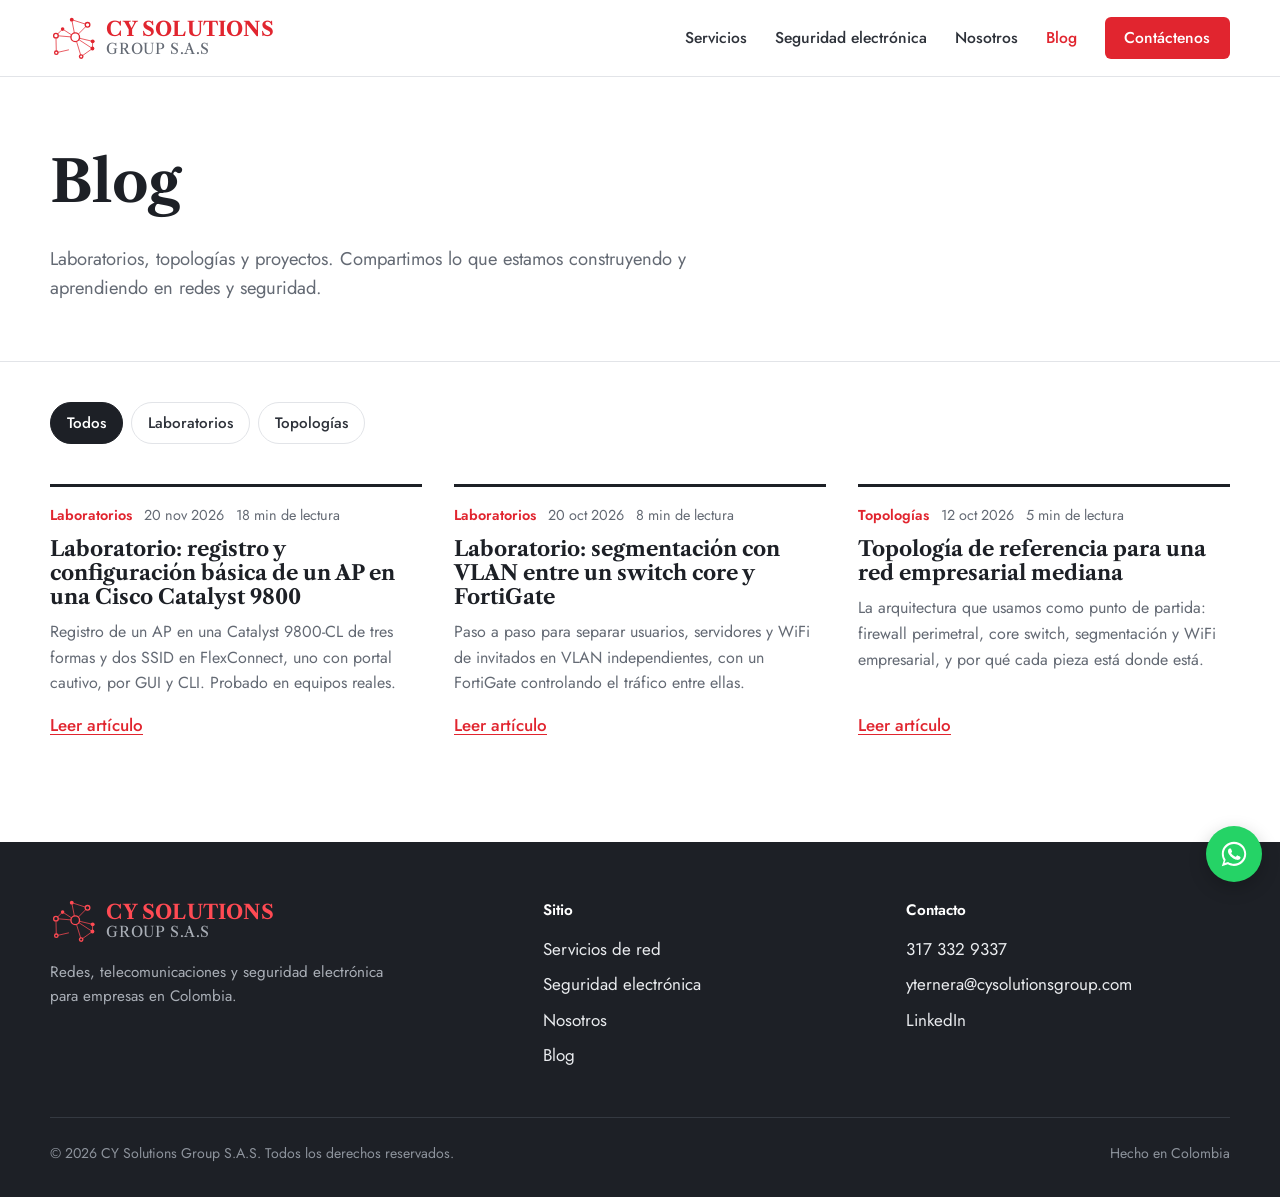
<file: blog/index.html>
<!DOCTYPE html>
<html lang="es-CO">
<head>
<meta charset="utf-8">
<meta name="viewport" content="width=device-width, initial-scale=1, viewport-fit=cover">
<title>Blog | CY Solutions Group S.A.S</title>
<meta name="description" content="Laboratorios, topologías y proyectos de redes y seguridad del equipo de CY Solutions Group.">
<link rel="canonical" href="https://cysolutionsgroup.com/blog/index.html">
<meta property="og:type" content="website">
<meta property="og:locale" content="es_CO">
<meta property="og:title" content="Blog | CY Solutions Group S.A.S">
<meta property="og:description" content="Laboratorios, topologías y proyectos de redes y seguridad del equipo de CY Solutions Group.">
<meta property="og:url" content="https://cysolutionsgroup.com/blog/index.html">
<meta property="og:image" content="https://cysolutionsgroup.com/assets/img/logo-cy-solutions.jpg">
<meta name="theme-color" content="#E1252F">
<link rel="icon" href="../favicon.svg" type="image/svg+xml">
<link rel="preconnect" href="https://fonts.googleapis.com">
<link rel="preconnect" href="https://fonts.gstatic.com" crossorigin>
<link href="https://fonts.googleapis.com/css2?family=Jost:wght@400;500;600&family=Libre+Caslon+Text:wght@400;700&family=JetBrains+Mono:wght@400;500&display=swap" rel="stylesheet">
<link rel="stylesheet" href="../assets/css/style.css">
</head>
<body data-root="../">
<a class="skip" href="#contenido">Saltar al contenido</a>
<header class="site-header">
  <div class="wrap">
    <a class="brand" href="../index.html" aria-label="CY Solutions Group S.A.S, inicio">
      <svg class="logo-mark" viewBox="-30 -30 620 600" aria-hidden="true">
<g stroke-width="10" stroke-linecap="round"><line x1="263" y1="23" x2="476" y2="92"/><line x1="263" y1="23" x2="310" y2="260"/><line x1="476" y1="92" x2="310" y2="260"/><line x1="140" y1="150" x2="50" y2="238"/><line x1="140" y1="150" x2="310" y2="260"/><line x1="50" y1="238" x2="310" y2="260"/><line x1="50" y1="238" x2="55" y2="468"/><line x1="55" y1="468" x2="220" y2="430"/><line x1="310" y1="260" x2="545" y2="315"/><line x1="310" y1="260" x2="542" y2="412"/><line x1="545" y1="315" x2="542" y2="412"/><line x1="310" y1="260" x2="390" y2="520"/><line x1="390" y1="520" x2="542" y2="412"/></g>
<g class="dot"><circle cx="263" cy="23" r="26"/><circle cx="140" cy="150" r="24"/><circle cx="545" cy="315" r="26"/><circle cx="542" cy="412" r="26"/></g>
<g class="ring" stroke-width="18"><circle cx="310" cy="260" r="58"/><circle cx="476" cy="92" r="31"/><circle cx="50" cy="238" r="31"/><circle cx="55" cy="468" r="23"/><circle cx="390" cy="520" r="23"/></g>
</svg>
      <span class="brand-text"><strong>CY SOLUTIONS</strong><span>GROUP S.A.S</span></span>
    </a>
    <button class="menu-toggle" type="button" aria-expanded="false" aria-controls="nav" aria-label="Abrir menú">
      <svg viewBox="0 0 24 24" fill="none" stroke="currentColor" stroke-width="2" stroke-linecap="round"><path d="M4 7h16M4 12h16M4 17h16"/></svg>
    </button>
    <nav class="nav" id="nav" aria-label="Principal">
      <a href="../index.html#servicios">Servicios</a>
      <a href="../index.html#seguridad-electronica">Seguridad electrónica</a>
      <a href="../index.html#nosotros">Nosotros</a>
      <a href="../blog/index.html" aria-current="page">Blog</a>
      <a class="btn btn--primary" href="../index.html#contacto">Contáctenos</a>
    </nav>
  </div>
</header>
<main id="contenido">
  <section class="page-head">
    <div class="wrap">
      <div class="section-head" style="margin:0"><h1>Blog</h1></div>
      <p>Laboratorios, topologías y proyectos. Compartimos lo que estamos construyendo y aprendiendo en redes y seguridad.</p>
    </div>
  </section>
  <section class="section" style="padding-top:2.5rem">
    <div class="wrap">
      <div class="filters" id="filters" aria-label="Filtrar por categoría"></div>
      <div class="posts" id="posts"><p class="posts-empty">Cargando artículos…</p></div>
    </div>
  </section>
</main>
<footer class="site-footer">
  <div class="wrap">
    <div class="footer-grid">
      <div>
        <a class="brand" href="../index.html" aria-label="CY Solutions Group S.A.S, inicio">
      <svg class="logo-mark" viewBox="-30 -30 620 600" aria-hidden="true">
<g stroke-width="10" stroke-linecap="round"><line x1="263" y1="23" x2="476" y2="92"/><line x1="263" y1="23" x2="310" y2="260"/><line x1="476" y1="92" x2="310" y2="260"/><line x1="140" y1="150" x2="50" y2="238"/><line x1="140" y1="150" x2="310" y2="260"/><line x1="50" y1="238" x2="310" y2="260"/><line x1="50" y1="238" x2="55" y2="468"/><line x1="55" y1="468" x2="220" y2="430"/><line x1="310" y1="260" x2="545" y2="315"/><line x1="310" y1="260" x2="542" y2="412"/><line x1="545" y1="315" x2="542" y2="412"/><line x1="310" y1="260" x2="390" y2="520"/><line x1="390" y1="520" x2="542" y2="412"/></g>
<g class="dot"><circle cx="263" cy="23" r="26"/><circle cx="140" cy="150" r="24"/><circle cx="545" cy="315" r="26"/><circle cx="542" cy="412" r="26"/></g>
<g class="ring" stroke-width="18"><circle cx="310" cy="260" r="58"/><circle cx="476" cy="92" r="31"/><circle cx="50" cy="238" r="31"/><circle cx="55" cy="468" r="23"/><circle cx="390" cy="520" r="23"/></g>
</svg>
      <span class="brand-text"><strong>CY SOLUTIONS</strong><span>GROUP S.A.S</span></span>
    </a>
        <p>Redes, telecomunicaciones y seguridad electrónica para empresas en Colombia.</p>
      </div>
      <div>
        <h4>Sitio</h4>
        <ul>
          <li><a href="../index.html#servicios">Servicios de red</a></li>
          <li><a href="../index.html#seguridad-electronica">Seguridad electrónica</a></li>
          <li><a href="../index.html#nosotros">Nosotros</a></li>
          <li><a href="../blog/index.html">Blog</a></li>
        </ul>
      </div>
      <div>
        <h4>Contacto</h4>
        <ul>
          <li><a href="tel:+573173329337">317 332 9337</a></li>
          <li><a href="mailto:yternera@cysolutionsgroup.com">yternera@cysolutionsgroup.com</a></li>
          <li><a href="https://www.linkedin.com/company/cy-solutions-group-sas/" target="_blank" rel="noopener">LinkedIn</a></li>
        </ul>
      </div>
    </div>
    <div class="footer-bottom">
      <span>© <span id="year">2026</span> CY Solutions Group S.A.S. Todos los derechos reservados.</span>
      <span>Hecho en Colombia</span>
    </div>
  </div>
</footer>
<a class="wa" href="https://wa.me/573173329337?text=Hola%20CY%20Solutions%2C%20quisiera%20informaci%C3%B3n%20sobre%20sus%20servicios." target="_blank" rel="noopener" aria-label="Escríbanos por WhatsApp"><svg viewBox="0 0 32 32" aria-hidden="true"><path d="M16 3C8.8 3 3 8.7 3 15.8c0 2.5.7 4.9 2 7L3 29l6.4-2c2 1.1 4.3 1.7 6.6 1.7 7.2 0 13-5.7 13-12.8S23.2 3 16 3zm0 23.4c-2.1 0-4.1-.6-5.9-1.6l-.4-.3-3.8 1.2 1.2-3.7-.3-.4a10.4 10.4 0 0 1-1.7-5.8C5.1 9.9 10 5.2 16 5.2s10.9 4.7 10.9 10.6S22 26.4 16 26.4zm6-7.9c-.3-.2-1.9-.9-2.2-1-.3-.1-.5-.2-.7.2l-1 1.2c-.2.2-.4.2-.7.1a8.9 8.9 0 0 1-4.4-3.8c-.3-.6.3-.5.9-1.7.1-.2 0-.4 0-.5l-1-2.4c-.3-.6-.5-.5-.7-.5h-.6c-.2 0-.6.1-.9.4-.3.3-1.1 1.1-1.1 2.7s1.2 3.1 1.3 3.3c.2.2 2.3 3.5 5.6 4.9 2.1.9 2.9 1 4 .8.6-.1 1.9-.8 2.2-1.5.3-.7.3-1.4.2-1.5-.1-.2-.3-.3-.6-.4z"/></svg></a>
<script src="../assets/js/posts.js"></script>
<script src="../assets/js/main.js"></script>
</body>
</html>
</file>
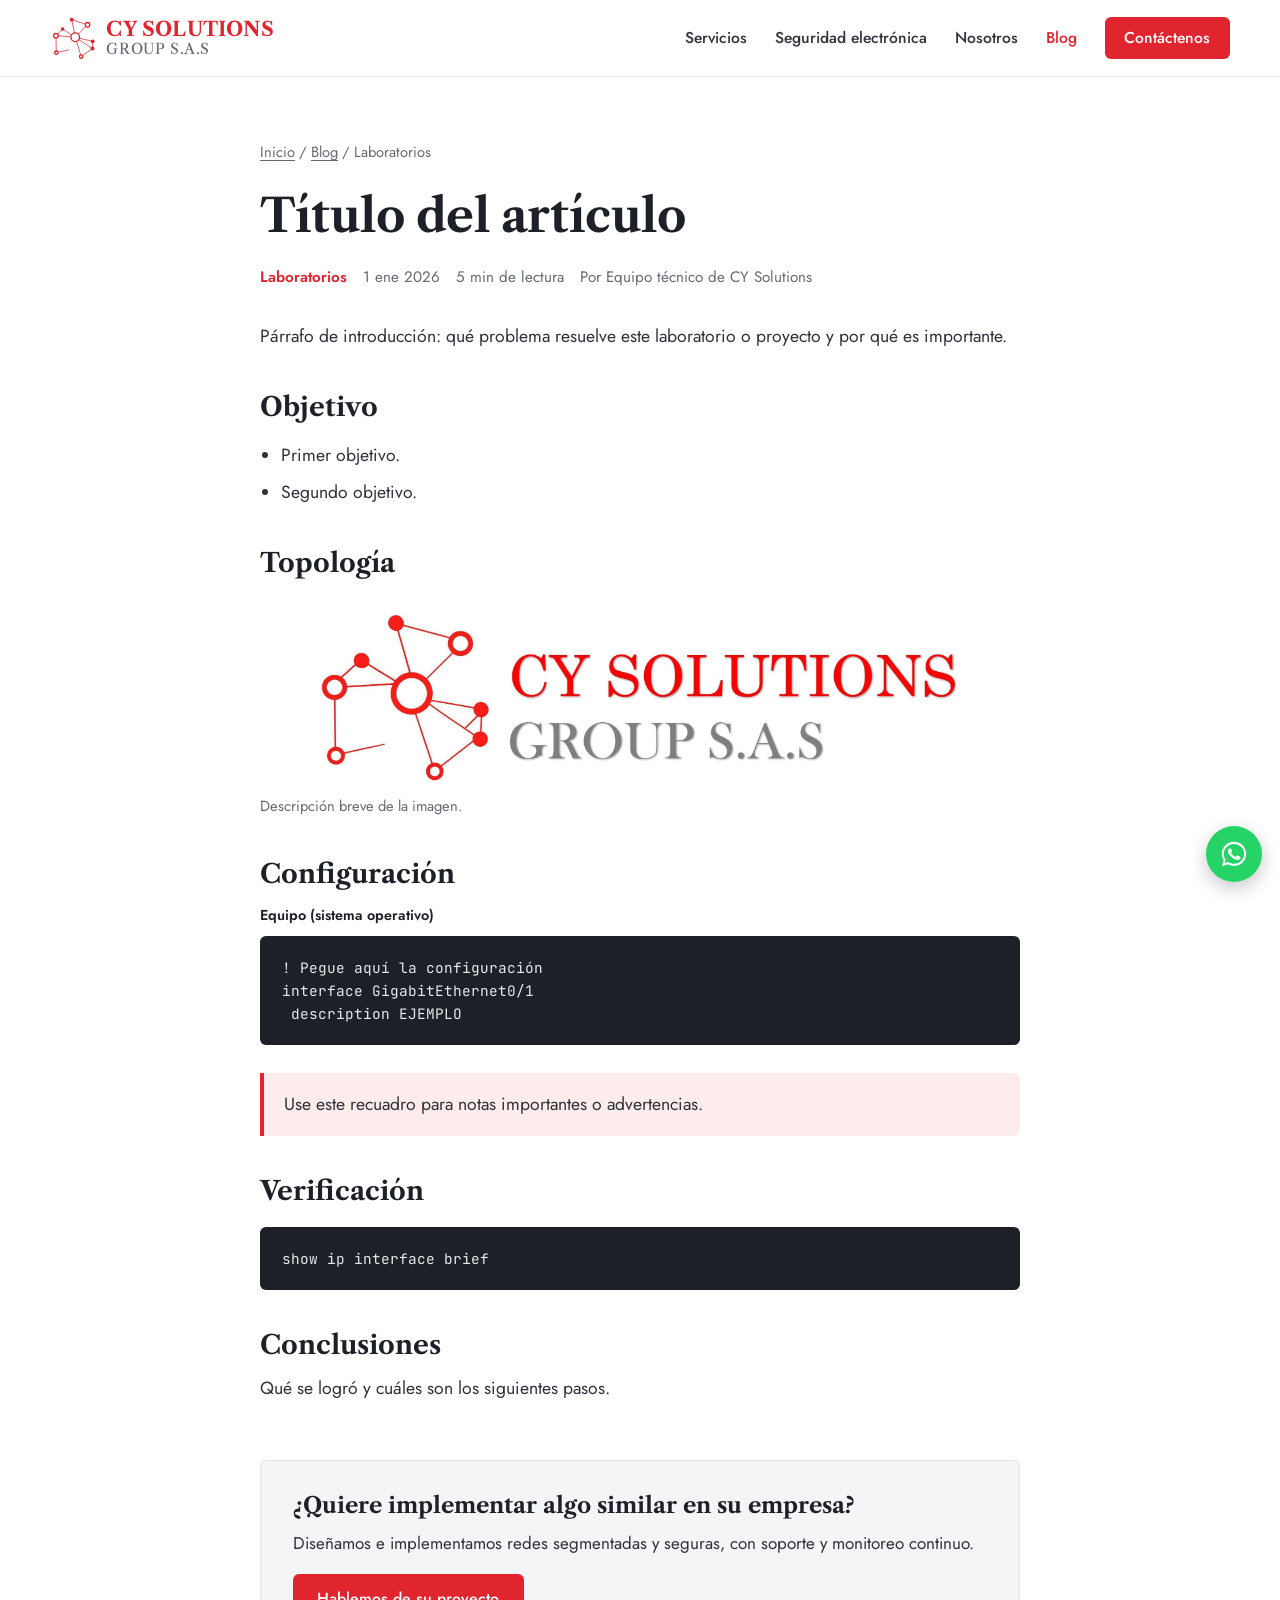
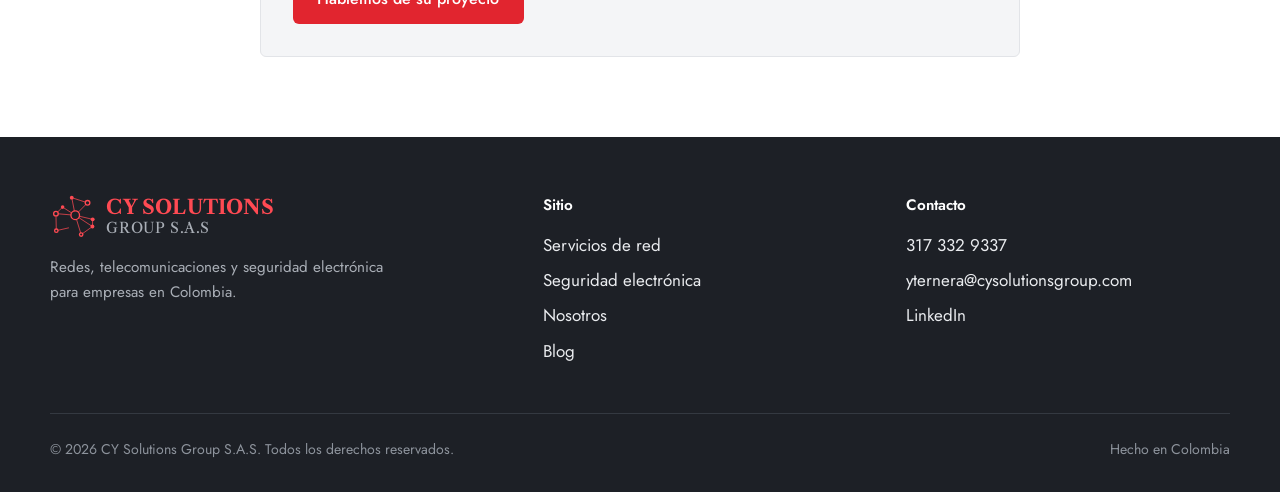
<file: blog/articulos/_plantilla.html>
<!DOCTYPE html>
<html lang="es-CO">
<head>
<meta charset="utf-8">
<meta name="robots" content="noindex">
<meta name="viewport" content="width=device-width, initial-scale=1, viewport-fit=cover">
<title>Título del artículo | Blog CY Solutions</title>
<meta name="description" content="Resumen del artículo en una o dos frases.">
<link rel="canonical" href="https://cysolutionsgroup.com/blog/articulos/_plantilla.html">
<meta property="og:type" content="website">
<meta property="og:locale" content="es_CO">
<meta property="og:title" content="Título del artículo | Blog CY Solutions">
<meta property="og:description" content="Resumen del artículo en una o dos frases.">
<meta property="og:url" content="https://cysolutionsgroup.com/blog/articulos/_plantilla.html">
<meta property="og:image" content="https://cysolutionsgroup.com/assets/img/logo-cy-solutions.jpg">
<meta name="theme-color" content="#E1252F">
<link rel="icon" href="../../favicon.svg" type="image/svg+xml">
<link rel="preconnect" href="https://fonts.googleapis.com">
<link rel="preconnect" href="https://fonts.gstatic.com" crossorigin>
<link href="https://fonts.googleapis.com/css2?family=Jost:wght@400;500;600&family=Libre+Caslon+Text:wght@400;700&family=JetBrains+Mono:wght@400;500&display=swap" rel="stylesheet">
<link rel="stylesheet" href="../../assets/css/style.css">
</head>
<body data-root="../../">
<a class="skip" href="#contenido">Saltar al contenido</a>
<header class="site-header">
  <div class="wrap">
    <a class="brand" href="../../index.html" aria-label="CY Solutions Group S.A.S, inicio">
      <svg class="logo-mark" viewBox="-30 -30 620 600" aria-hidden="true">
<g stroke-width="10" stroke-linecap="round"><line x1="263" y1="23" x2="476" y2="92"/><line x1="263" y1="23" x2="310" y2="260"/><line x1="476" y1="92" x2="310" y2="260"/><line x1="140" y1="150" x2="50" y2="238"/><line x1="140" y1="150" x2="310" y2="260"/><line x1="50" y1="238" x2="310" y2="260"/><line x1="50" y1="238" x2="55" y2="468"/><line x1="55" y1="468" x2="220" y2="430"/><line x1="310" y1="260" x2="545" y2="315"/><line x1="310" y1="260" x2="542" y2="412"/><line x1="545" y1="315" x2="542" y2="412"/><line x1="310" y1="260" x2="390" y2="520"/><line x1="390" y1="520" x2="542" y2="412"/></g>
<g class="dot"><circle cx="263" cy="23" r="26"/><circle cx="140" cy="150" r="24"/><circle cx="545" cy="315" r="26"/><circle cx="542" cy="412" r="26"/></g>
<g class="ring" stroke-width="18"><circle cx="310" cy="260" r="58"/><circle cx="476" cy="92" r="31"/><circle cx="50" cy="238" r="31"/><circle cx="55" cy="468" r="23"/><circle cx="390" cy="520" r="23"/></g>
</svg>
      <span class="brand-text"><strong>CY SOLUTIONS</strong><span>GROUP S.A.S</span></span>
    </a>
    <button class="menu-toggle" type="button" aria-expanded="false" aria-controls="nav" aria-label="Abrir menú">
      <svg viewBox="0 0 24 24" fill="none" stroke="currentColor" stroke-width="2" stroke-linecap="round"><path d="M4 7h16M4 12h16M4 17h16"/></svg>
    </button>
    <nav class="nav" id="nav" aria-label="Principal">
      <a href="../../index.html#servicios">Servicios</a>
      <a href="../../index.html#seguridad-electronica">Seguridad electrónica</a>
      <a href="../../index.html#nosotros">Nosotros</a>
      <a href="../../blog/index.html" aria-current="page">Blog</a>
      <a class="btn btn--primary" href="../../index.html#contacto">Contáctenos</a>
    </nav>
  </div>
</header>
<main id="contenido" class="article">
  <div class="wrap">
    <p class="crumbs"><a href="../../index.html">Inicio</a> / <a href="../../blog/index.html">Blog</a> / Laboratorios</p>
    <article>
      <header>
        <h1>Título del artículo</h1>
        <div class="meta"><span class="cat">Laboratorios</span><time datetime="2026-01-01">1 ene 2026</time><span>5 min de lectura</span><span>Por Equipo técnico de CY Solutions</span></div>
      </header>
      <div class="prose">

<!-- =====================================================================
     PLANTILLA DE ARTÍCULO
     1. Copie este archivo con un nombre nuevo (sin espacios ni tildes),
        por ejemplo: lab-bgp-fortigate.html
     2. Cambie el título (aparece en <title> y en <h1>), la categoría,
        la fecha y el resumen de la etiqueta meta "description".
     3. Escriba el contenido entre las marcas INICIO y FIN.
     4. Agregue el artículo en assets/js/posts.js para que aparezca
        en el inicio y en la página del blog.
     ===================================================================== -->

<!-- INICIO DEL CONTENIDO -->
<p>Párrafo de introducción: qué problema resuelve este laboratorio o proyecto y por qué es importante.</p>

<h2>Objetivo</h2>
<ul>
  <li>Primer objetivo.</li>
  <li>Segundo objetivo.</li>
</ul>

<h2>Topología</h2>
<figure>
  <!-- Para una imagen: guárdela en assets/img/blog/ y use la ruta ../../assets/img/blog/nombre.png -->
  <img src="../../assets/img/logo-cy-solutions.jpg" alt="Describa aquí la topología">
  <figcaption>Descripción breve de la imagen.</figcaption>
</figure>

<h2>Configuración</h2>
<p class="code-label">Equipo (sistema operativo)</p>
<pre><code>! Pegue aquí la configuración
interface GigabitEthernet0/1
 description EJEMPLO</code></pre>

<div class="callout"><p>Use este recuadro para notas importantes o advertencias.</p></div>

<h2>Verificación</h2>
<pre><code>show ip interface brief</code></pre>

<h2>Conclusiones</h2>
<p>Qué se logró y cuáles son los siguientes pasos.</p>
<!-- FIN DEL CONTENIDO -->

      </div>
      <aside class="article-cta">
        <h2>¿Quiere implementar algo similar en su empresa?</h2>
        <p>Diseñamos e implementamos redes segmentadas y seguras, con soporte y monitoreo continuo.</p>
        <a class="btn btn--primary" href="../../index.html#contacto">Hablemos de su proyecto</a>
      </aside>
    </article>
  </div>
</main>
<footer class="site-footer">
  <div class="wrap">
    <div class="footer-grid">
      <div>
        <a class="brand" href="../../index.html" aria-label="CY Solutions Group S.A.S, inicio">
      <svg class="logo-mark" viewBox="-30 -30 620 600" aria-hidden="true">
<g stroke-width="10" stroke-linecap="round"><line x1="263" y1="23" x2="476" y2="92"/><line x1="263" y1="23" x2="310" y2="260"/><line x1="476" y1="92" x2="310" y2="260"/><line x1="140" y1="150" x2="50" y2="238"/><line x1="140" y1="150" x2="310" y2="260"/><line x1="50" y1="238" x2="310" y2="260"/><line x1="50" y1="238" x2="55" y2="468"/><line x1="55" y1="468" x2="220" y2="430"/><line x1="310" y1="260" x2="545" y2="315"/><line x1="310" y1="260" x2="542" y2="412"/><line x1="545" y1="315" x2="542" y2="412"/><line x1="310" y1="260" x2="390" y2="520"/><line x1="390" y1="520" x2="542" y2="412"/></g>
<g class="dot"><circle cx="263" cy="23" r="26"/><circle cx="140" cy="150" r="24"/><circle cx="545" cy="315" r="26"/><circle cx="542" cy="412" r="26"/></g>
<g class="ring" stroke-width="18"><circle cx="310" cy="260" r="58"/><circle cx="476" cy="92" r="31"/><circle cx="50" cy="238" r="31"/><circle cx="55" cy="468" r="23"/><circle cx="390" cy="520" r="23"/></g>
</svg>
      <span class="brand-text"><strong>CY SOLUTIONS</strong><span>GROUP S.A.S</span></span>
    </a>
        <p>Redes, telecomunicaciones y seguridad electrónica para empresas en Colombia.</p>
      </div>
      <div>
        <h4>Sitio</h4>
        <ul>
          <li><a href="../../index.html#servicios">Servicios de red</a></li>
          <li><a href="../../index.html#seguridad-electronica">Seguridad electrónica</a></li>
          <li><a href="../../index.html#nosotros">Nosotros</a></li>
          <li><a href="../../blog/index.html">Blog</a></li>
        </ul>
      </div>
      <div>
        <h4>Contacto</h4>
        <ul>
          <li><a href="tel:+573173329337">317 332 9337</a></li>
          <li><a href="mailto:yternera@cysolutionsgroup.com">yternera@cysolutionsgroup.com</a></li>
          <li><a href="https://www.linkedin.com/company/cy-solutions-group-sas/" target="_blank" rel="noopener">LinkedIn</a></li>
        </ul>
      </div>
    </div>
    <div class="footer-bottom">
      <span>© <span id="year">2026</span> CY Solutions Group S.A.S. Todos los derechos reservados.</span>
      <span>Hecho en Colombia</span>
    </div>
  </div>
</footer>
<a class="wa" href="https://wa.me/573173329337?text=Hola%20CY%20Solutions%2C%20quisiera%20informaci%C3%B3n%20sobre%20sus%20servicios." target="_blank" rel="noopener" aria-label="Escríbanos por WhatsApp"><svg viewBox="0 0 32 32" aria-hidden="true"><path d="M16 3C8.8 3 3 8.7 3 15.8c0 2.5.7 4.9 2 7L3 29l6.4-2c2 1.1 4.3 1.7 6.6 1.7 7.2 0 13-5.7 13-12.8S23.2 3 16 3zm0 23.4c-2.1 0-4.1-.6-5.9-1.6l-.4-.3-3.8 1.2 1.2-3.7-.3-.4a10.4 10.4 0 0 1-1.7-5.8C5.1 9.9 10 5.2 16 5.2s10.9 4.7 10.9 10.6S22 26.4 16 26.4zm6-7.9c-.3-.2-1.9-.9-2.2-1-.3-.1-.5-.2-.7.2l-1 1.2c-.2.2-.4.2-.7.1a8.9 8.9 0 0 1-4.4-3.8c-.3-.6.3-.5.9-1.7.1-.2 0-.4 0-.5l-1-2.4c-.3-.6-.5-.5-.7-.5h-.6c-.2 0-.6.1-.9.4-.3.3-1.1 1.1-1.1 2.7s1.2 3.1 1.3 3.3c.2.2 2.3 3.5 5.6 4.9 2.1.9 2.9 1 4 .8.6-.1 1.9-.8 2.2-1.5.3-.7.3-1.4.2-1.5-.1-.2-.3-.3-.6-.4z"/></svg></a>
<script src="../../assets/js/posts.js"></script>
<script src="../../assets/js/main.js"></script>
</body>
</html>
</file>
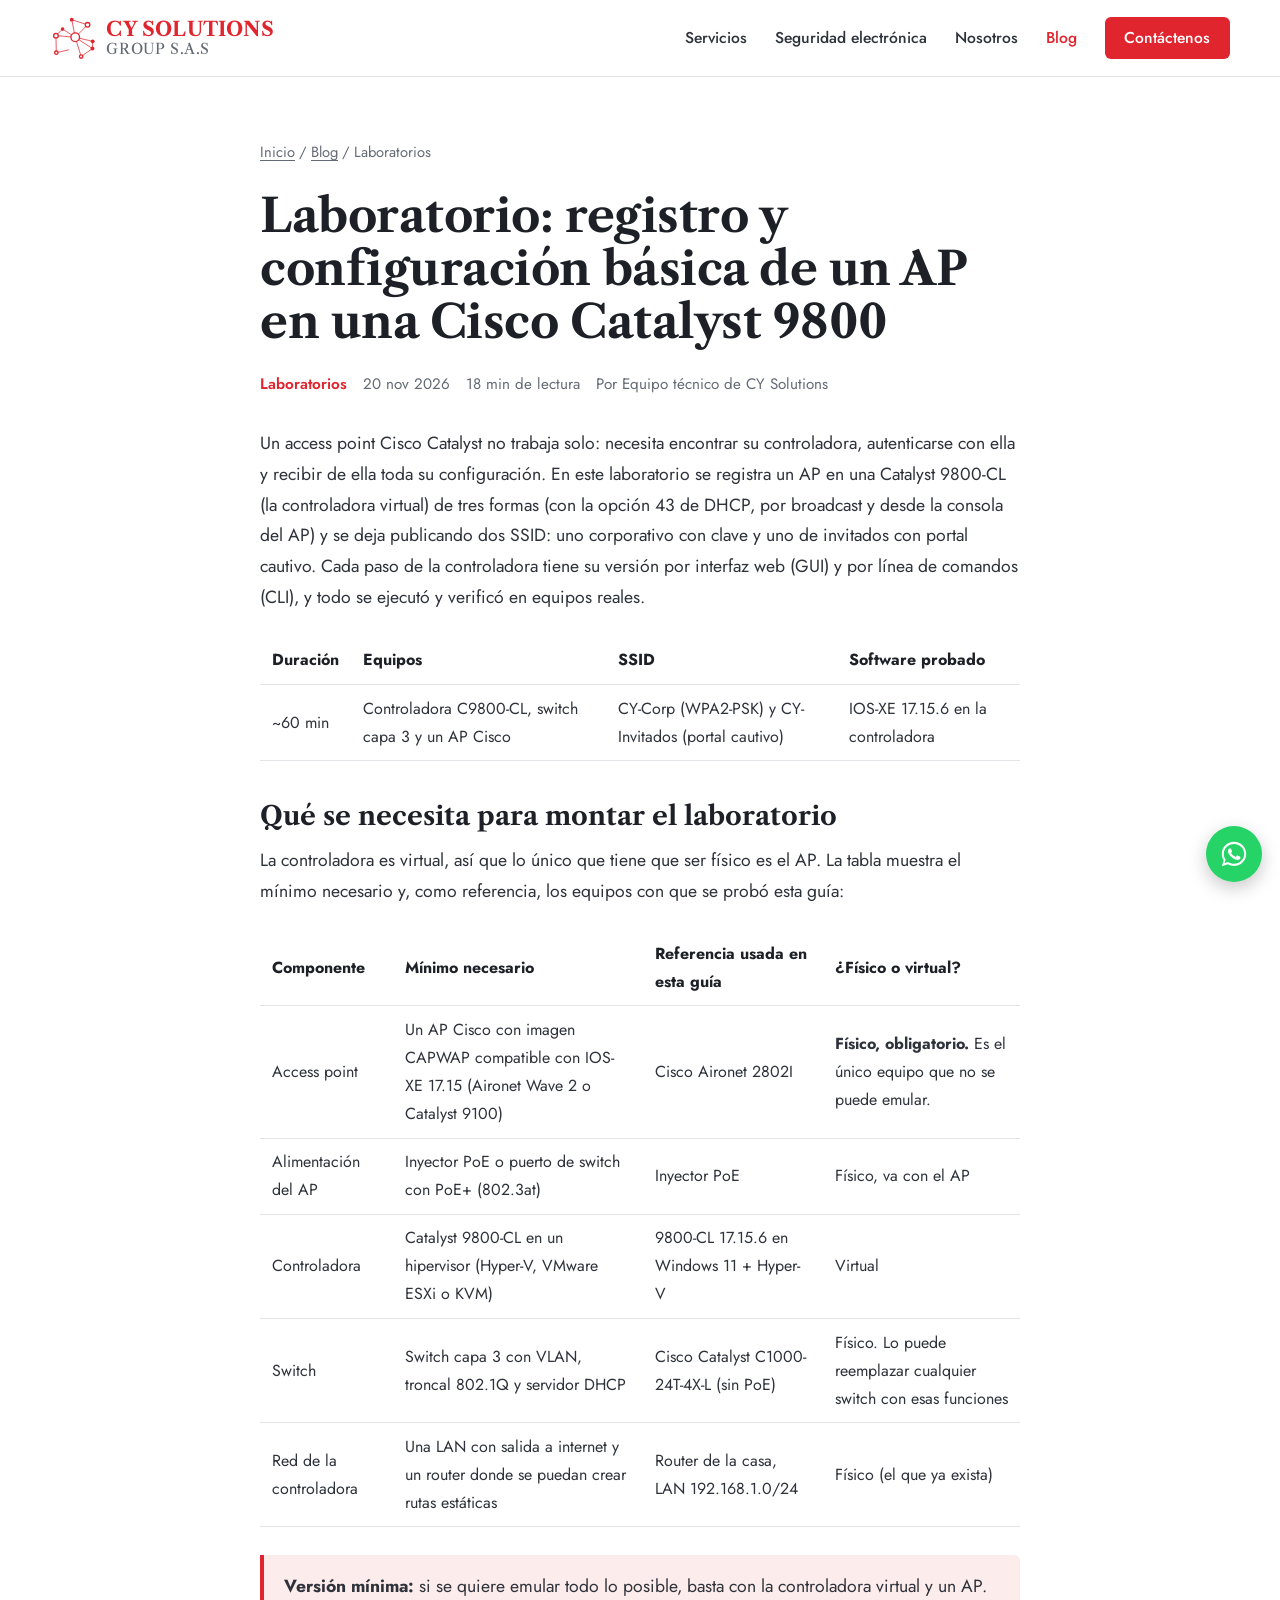
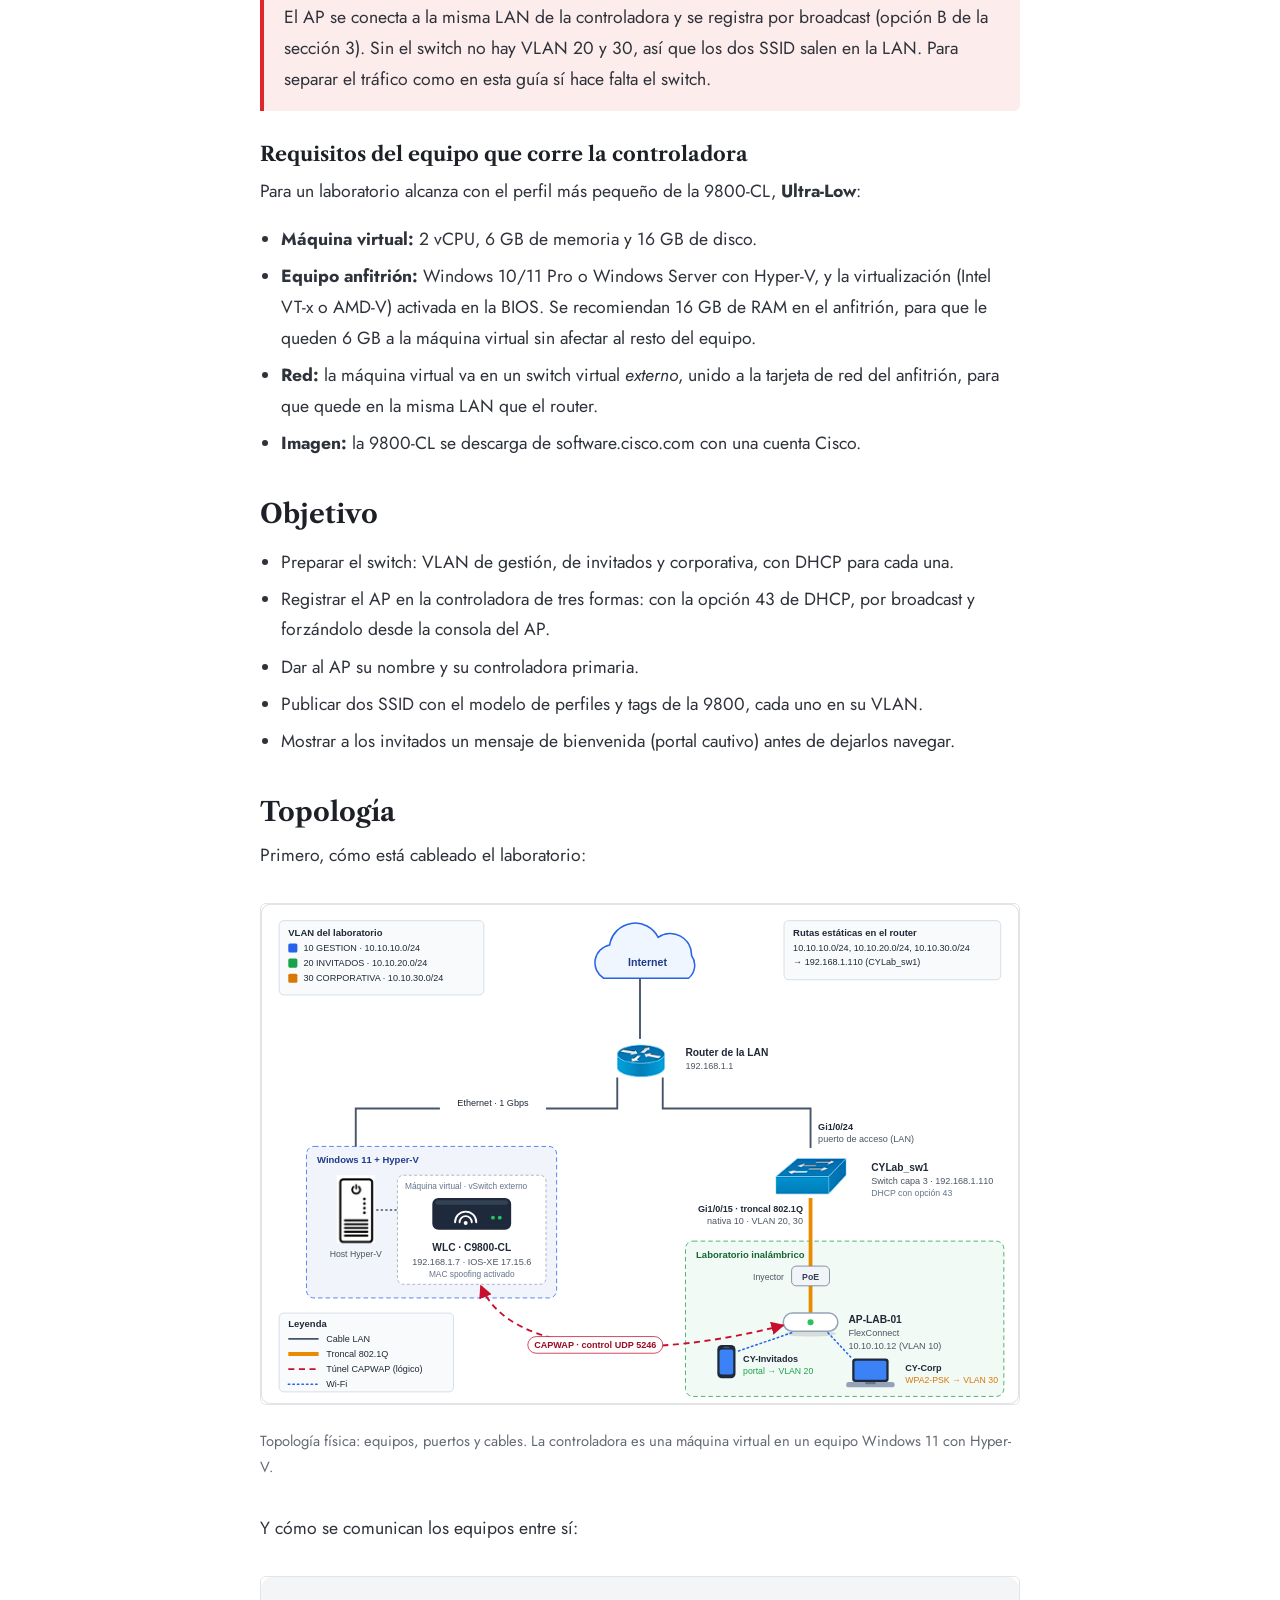
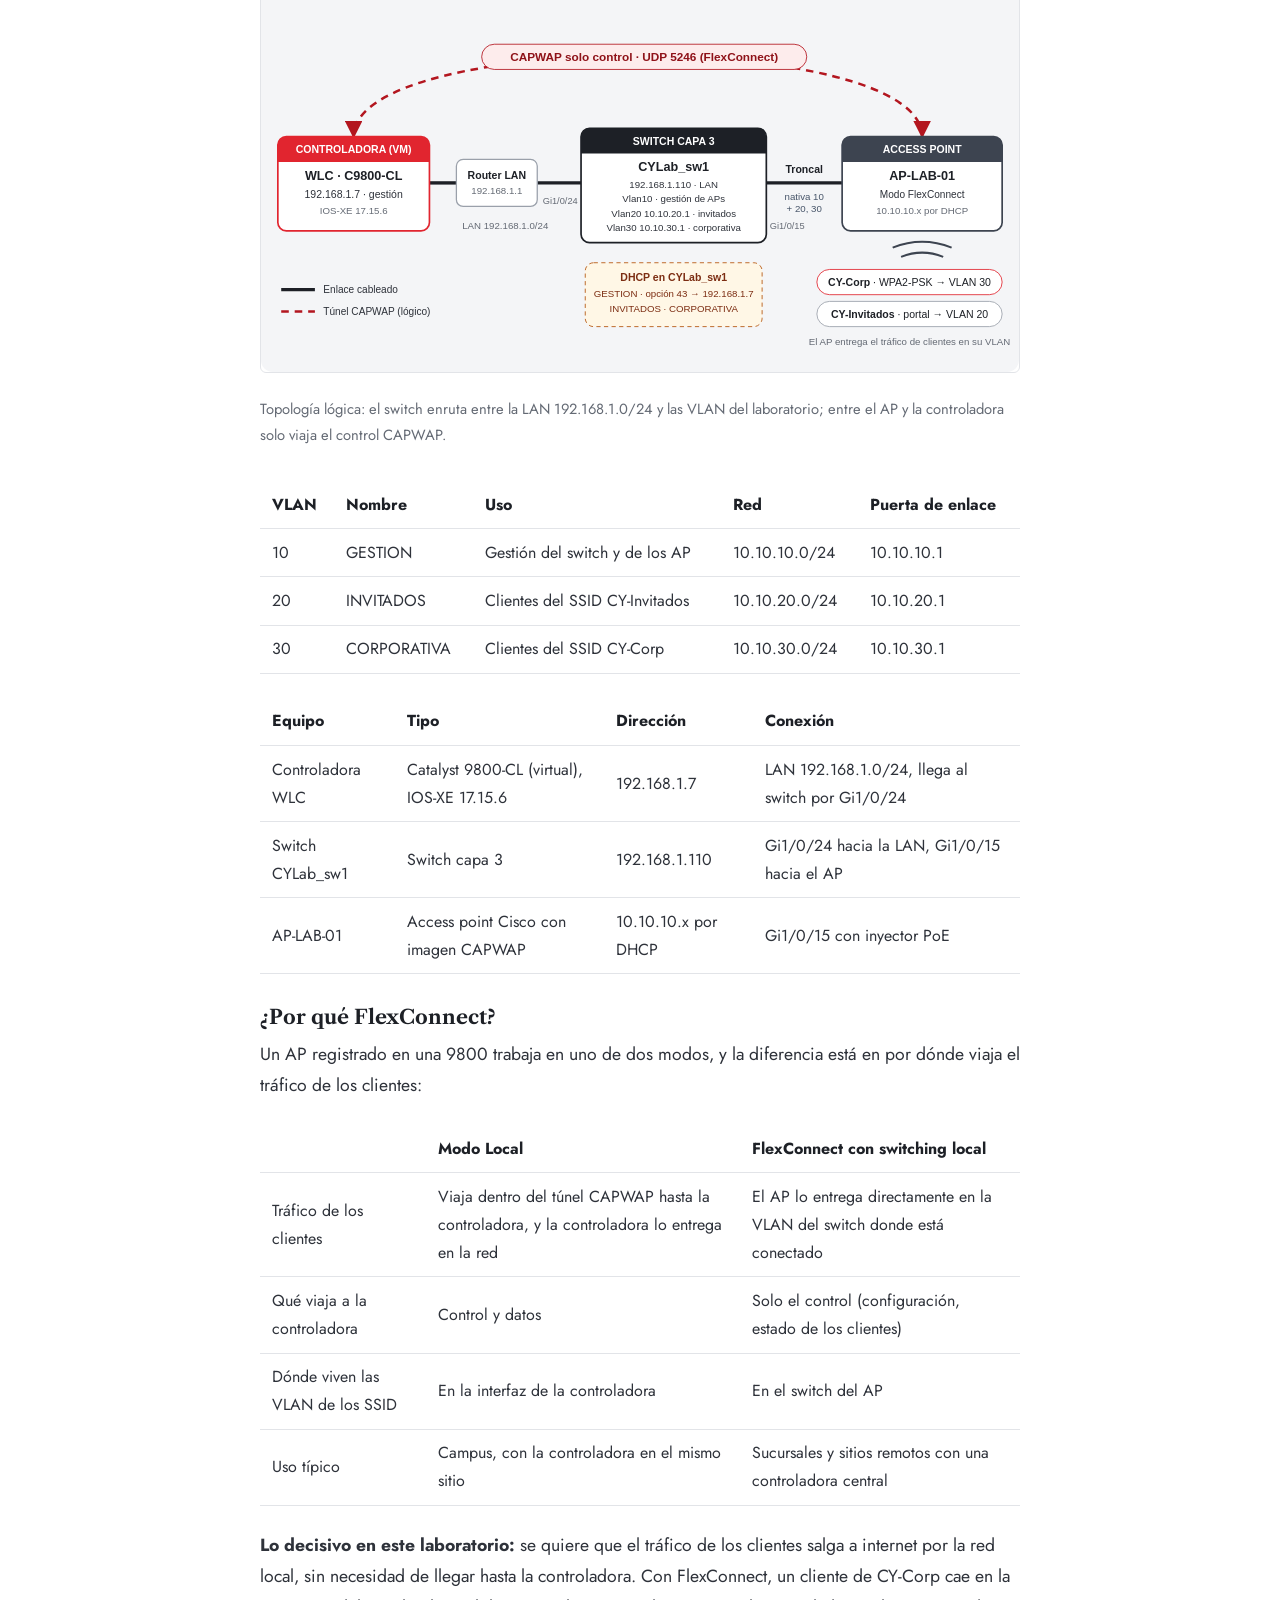
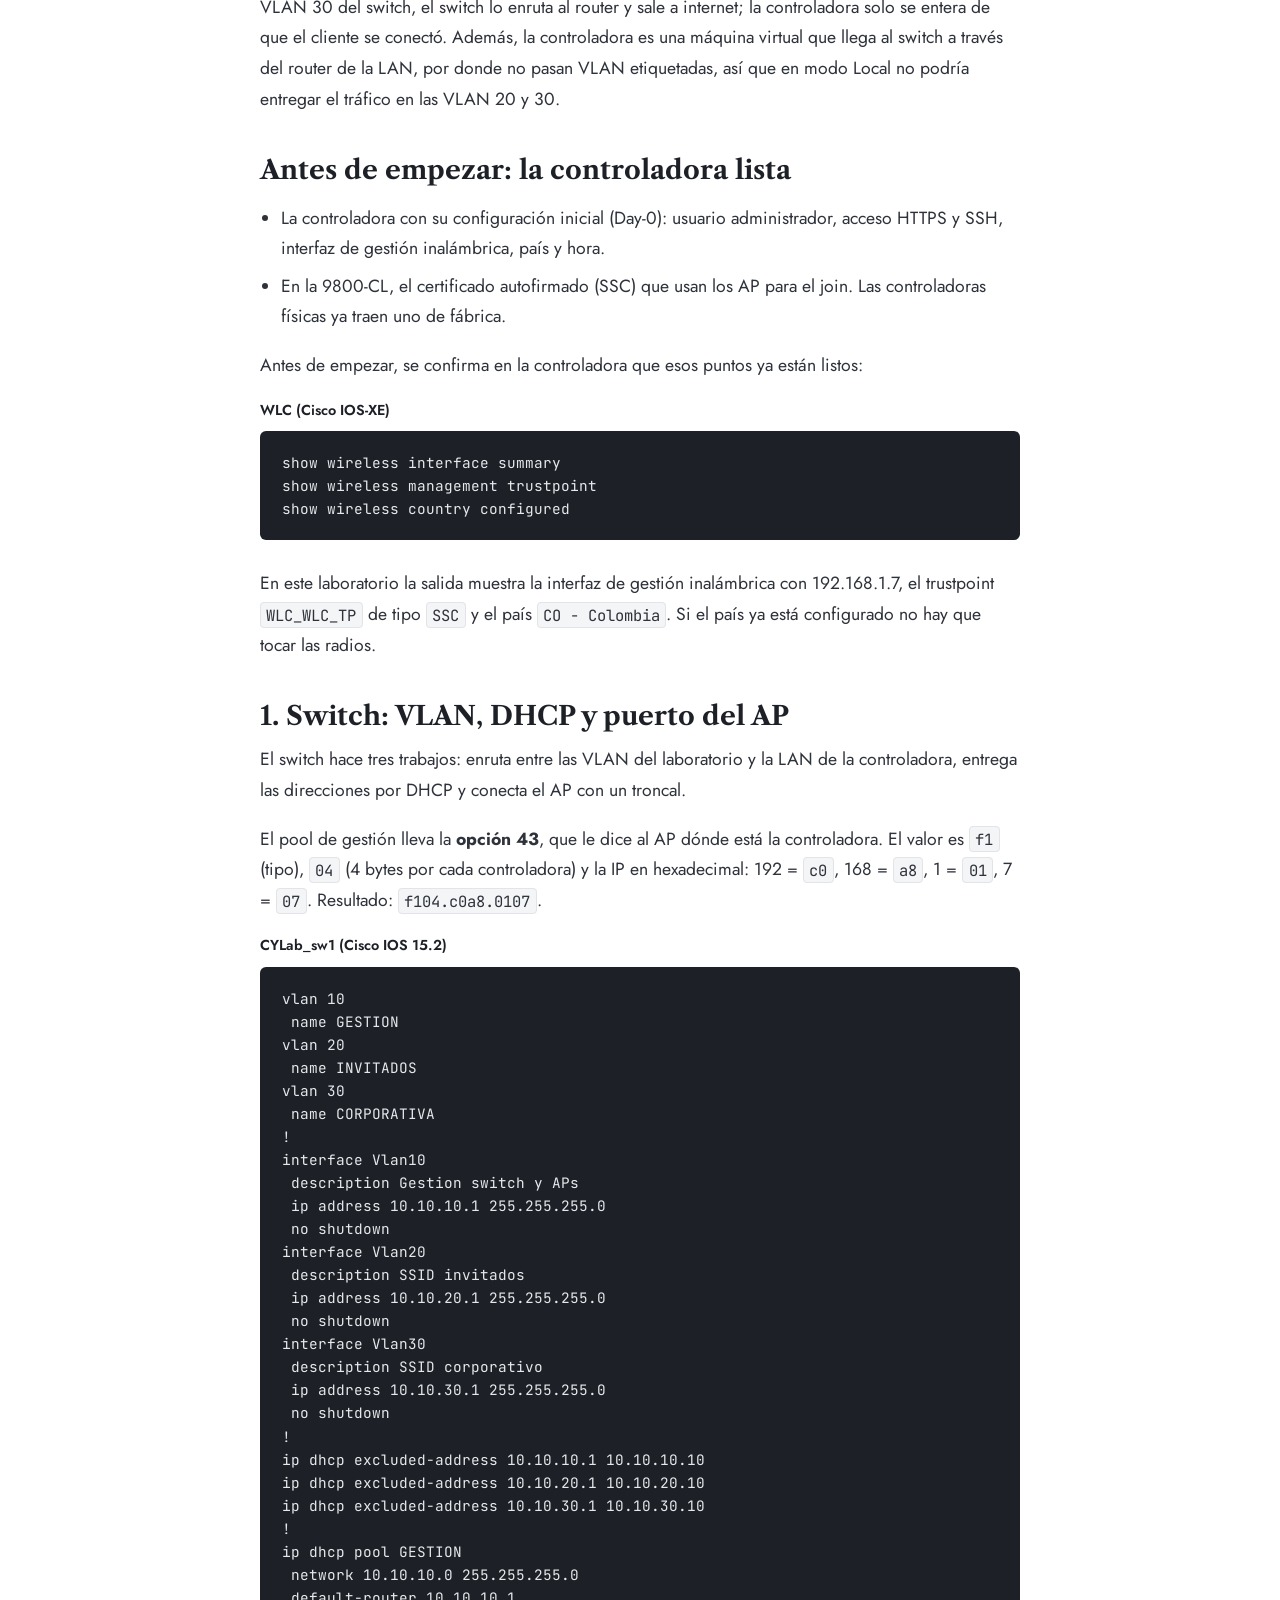
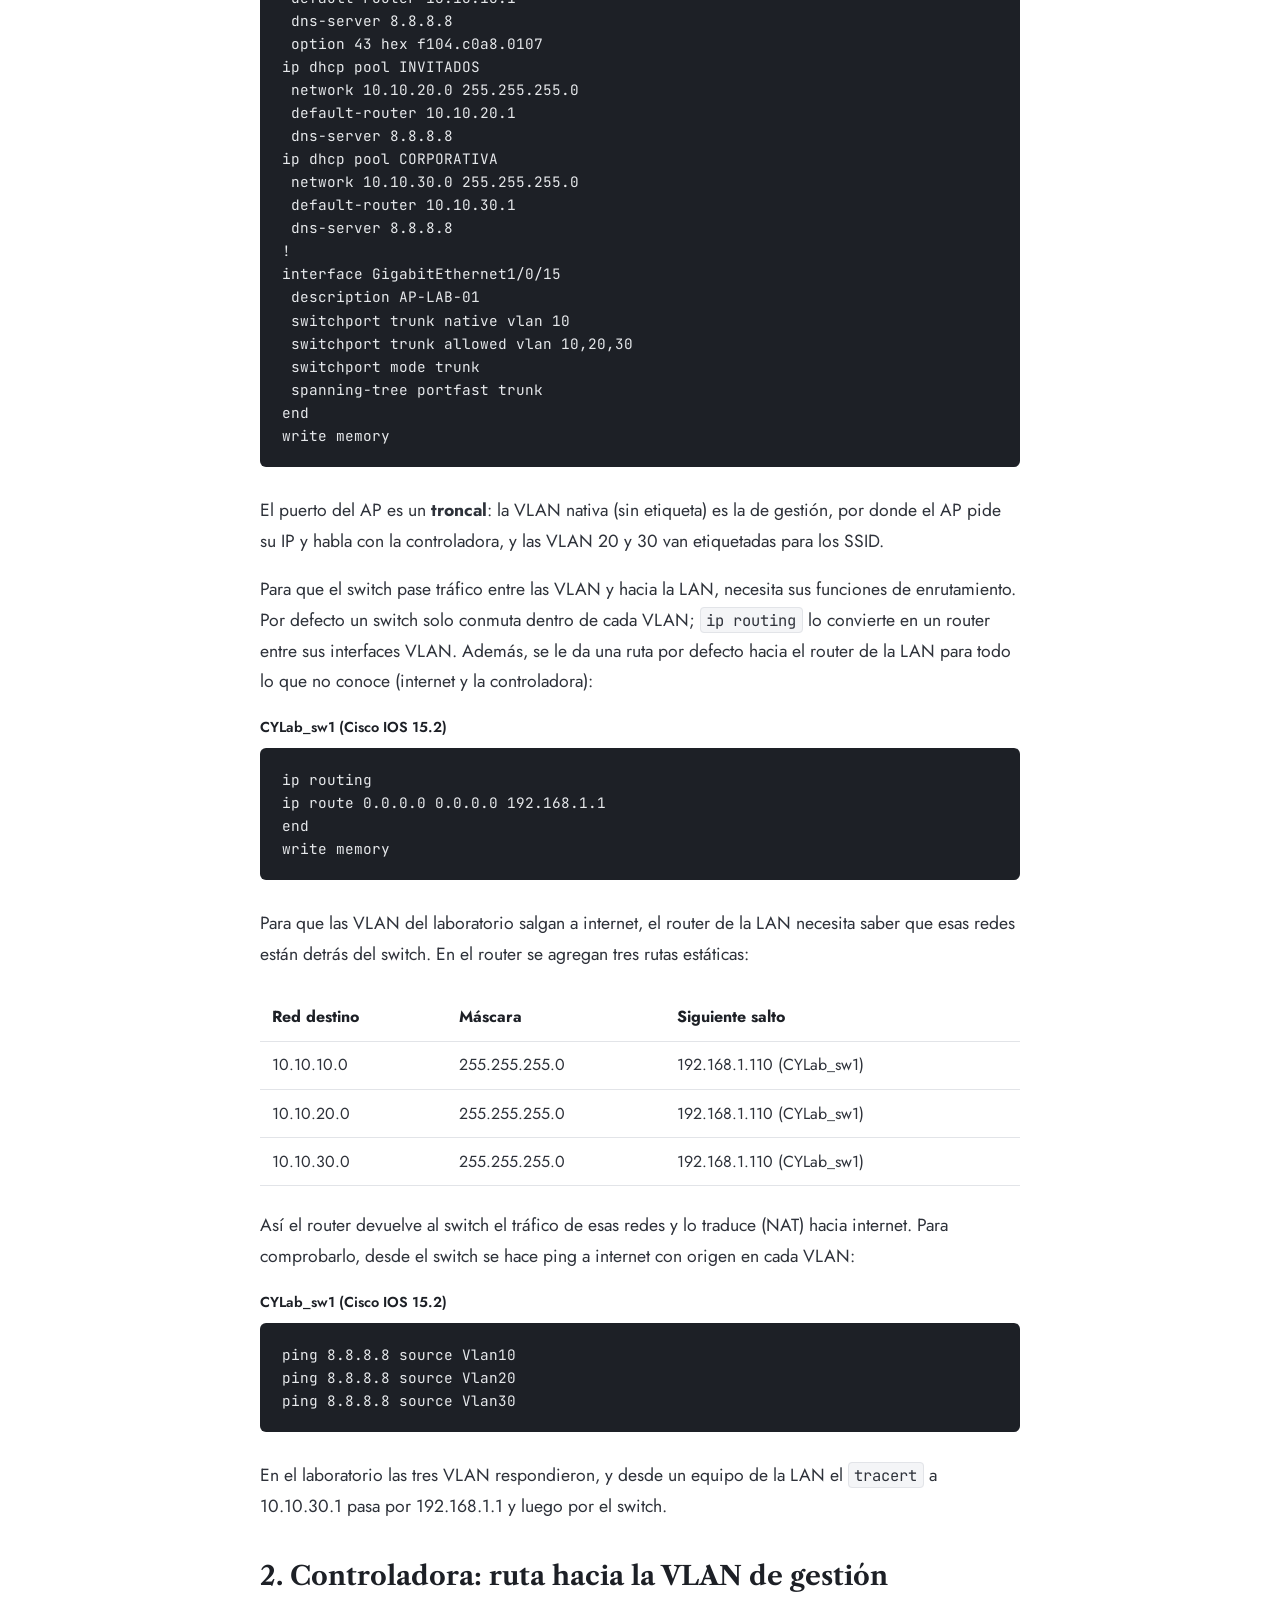
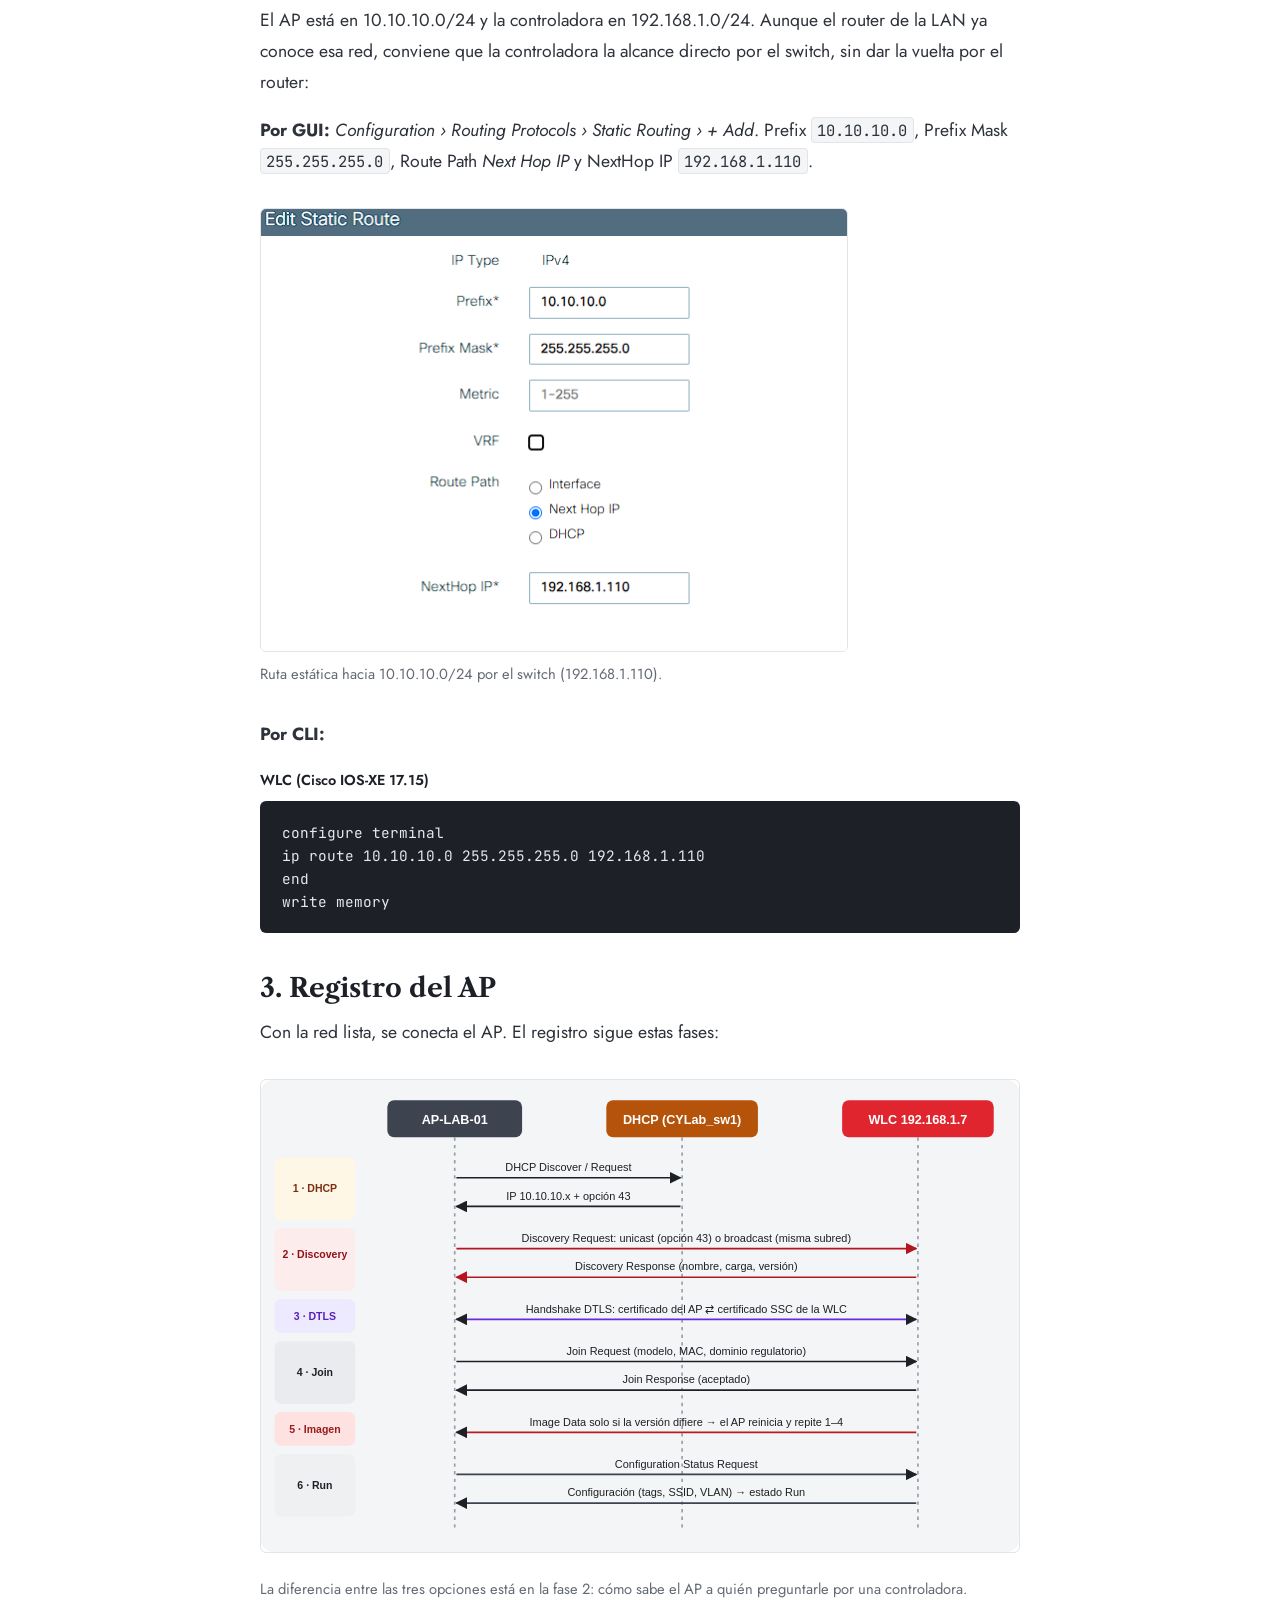
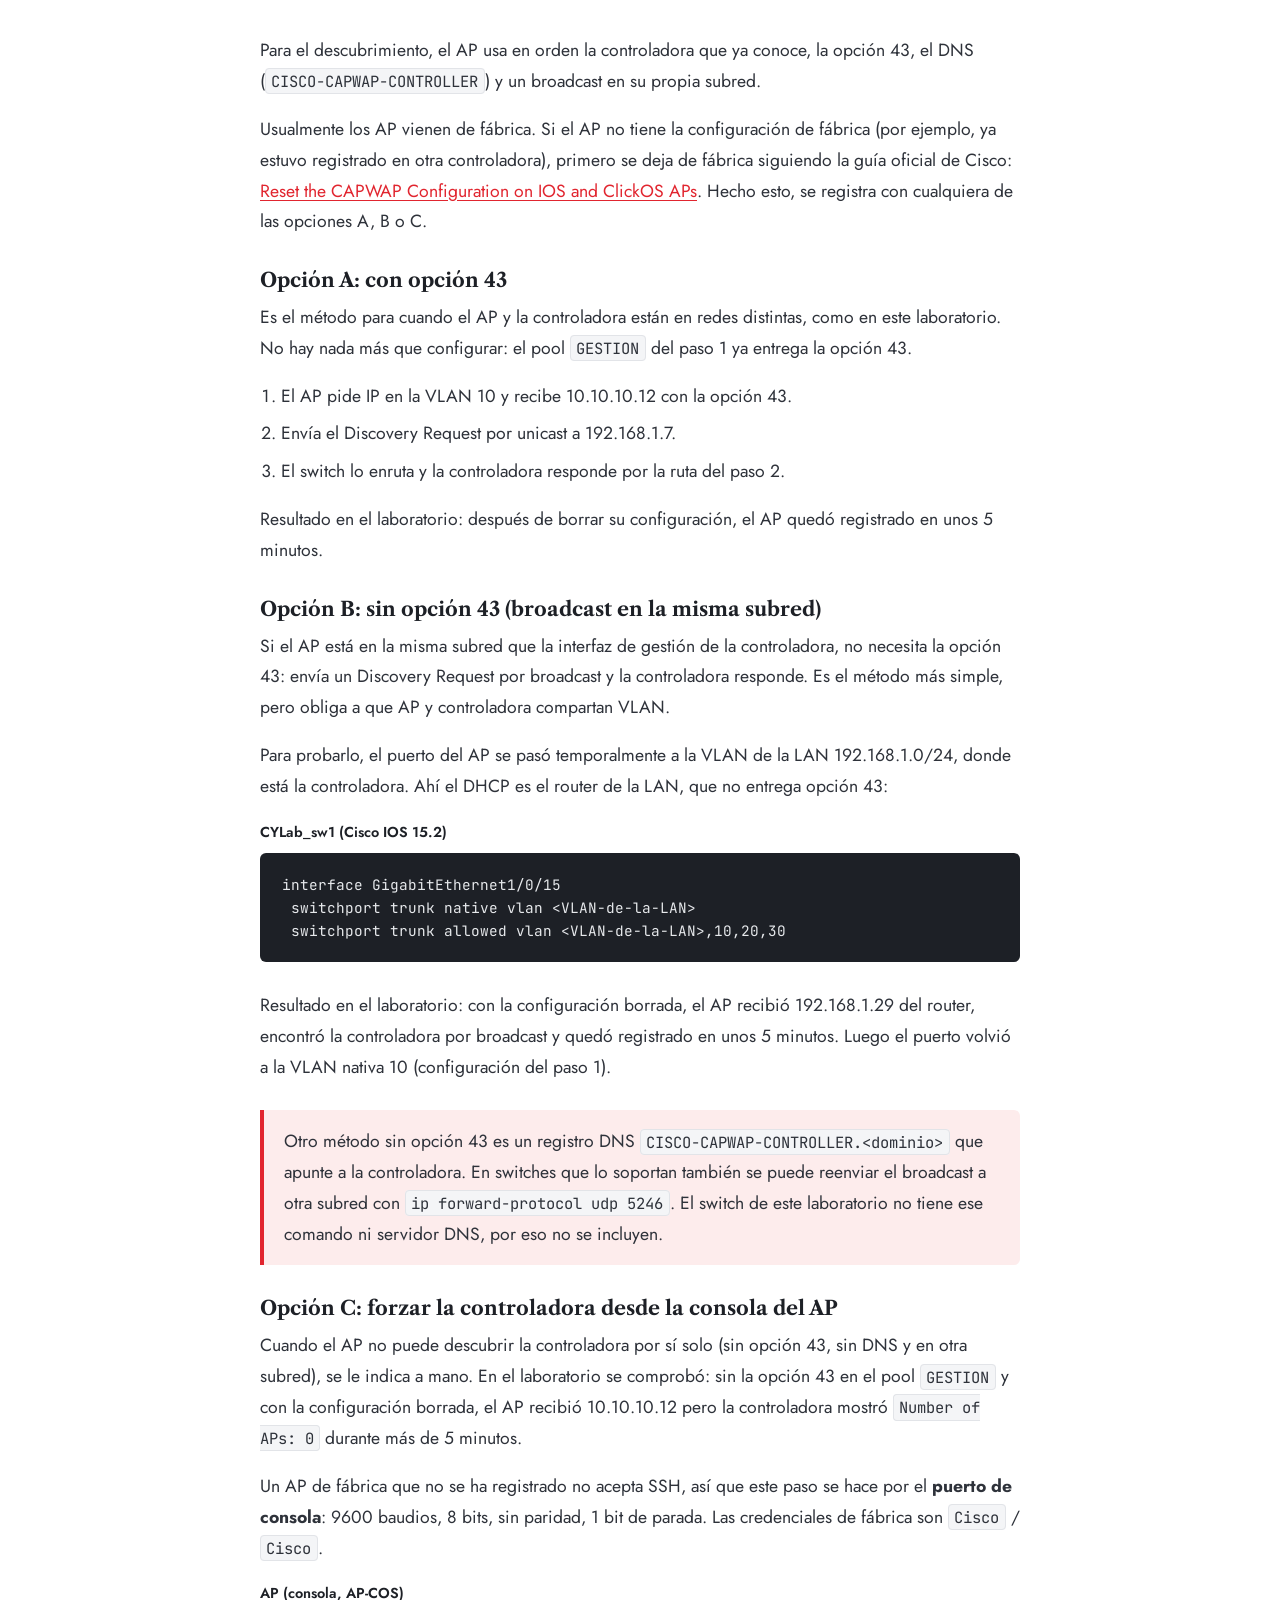
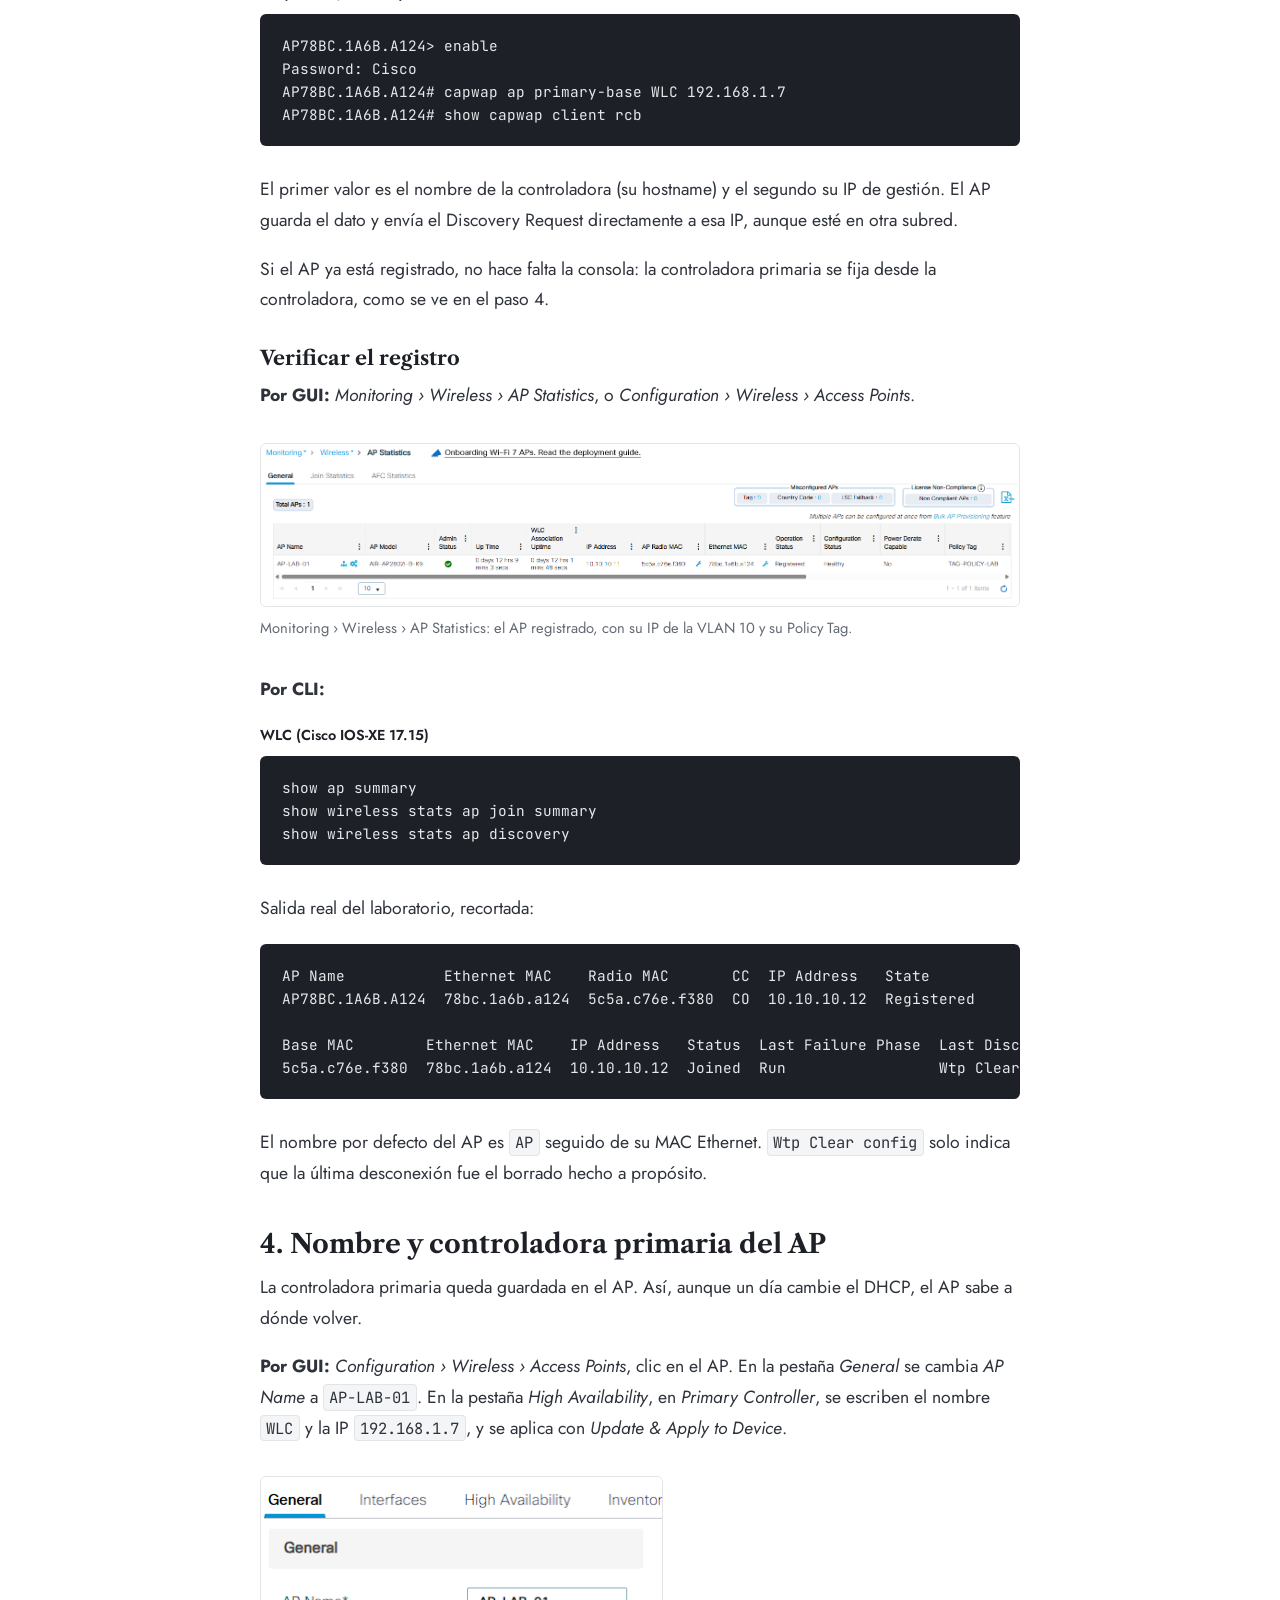
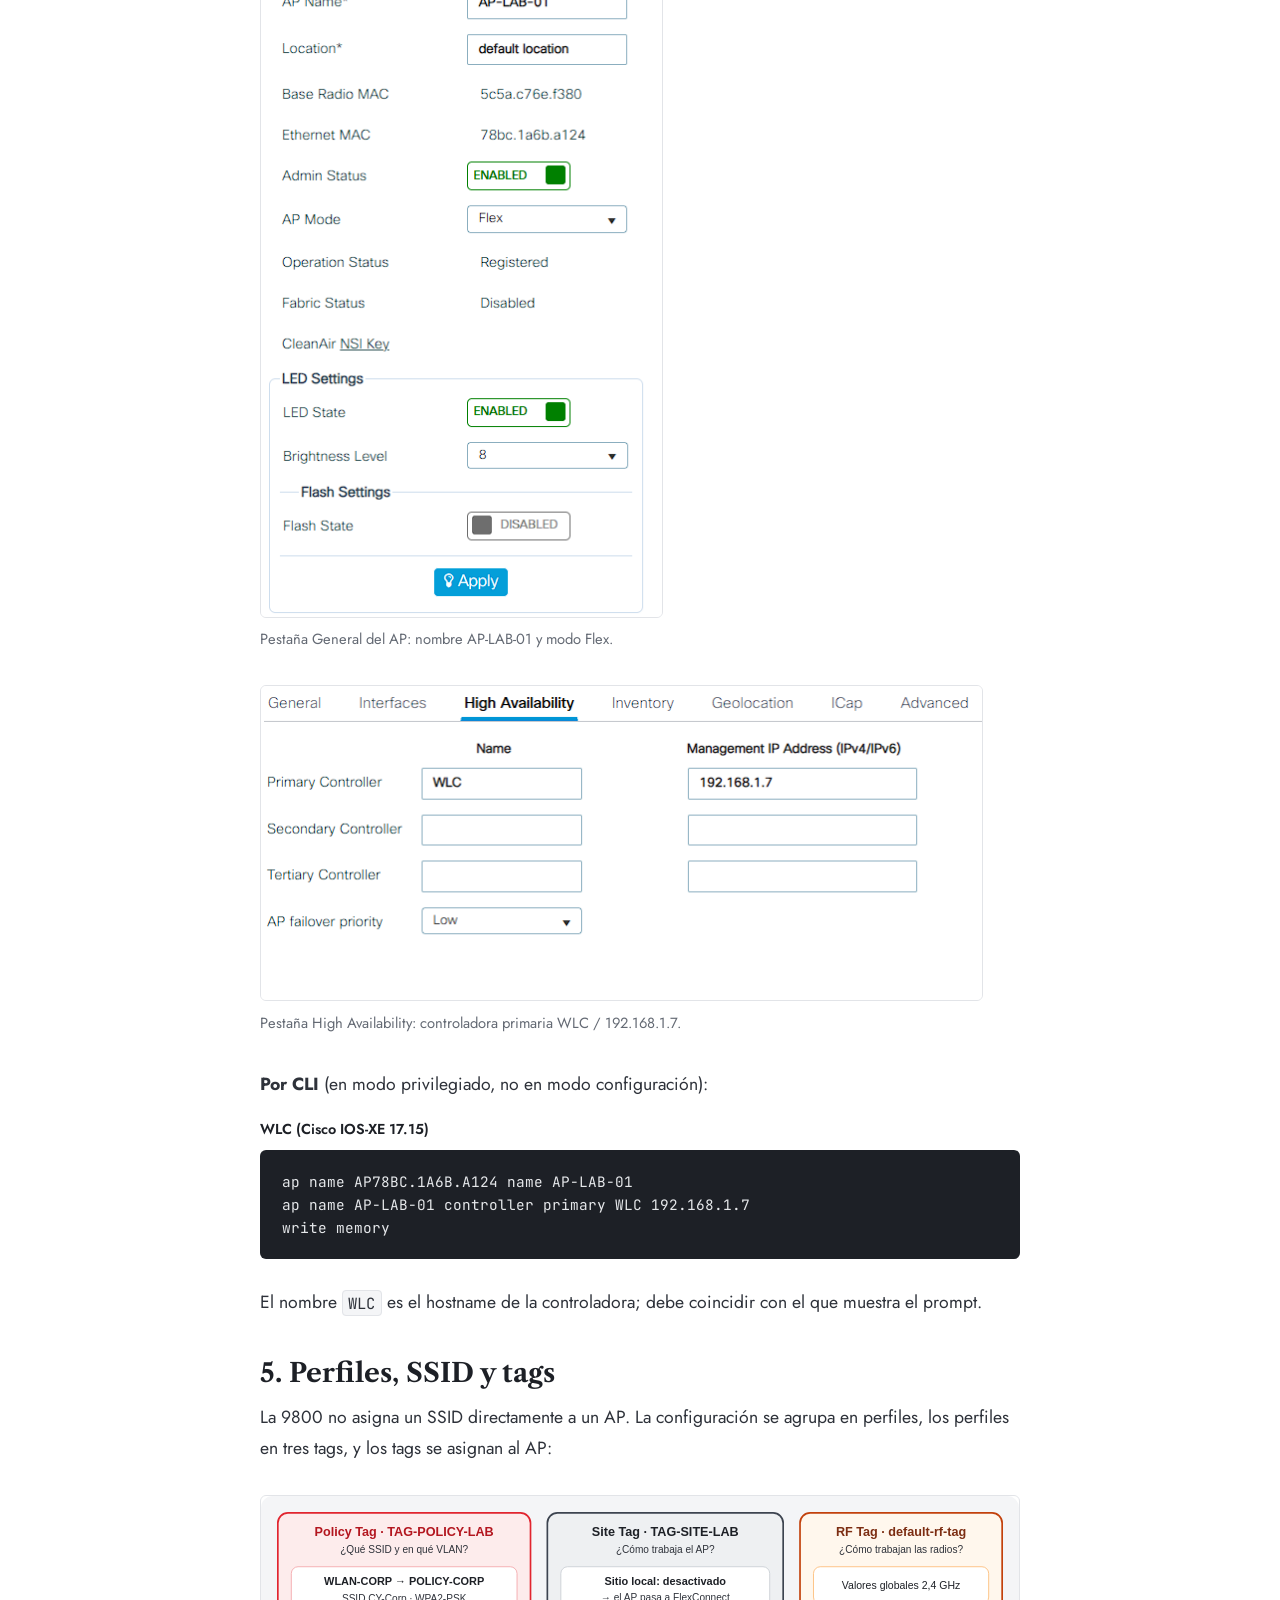
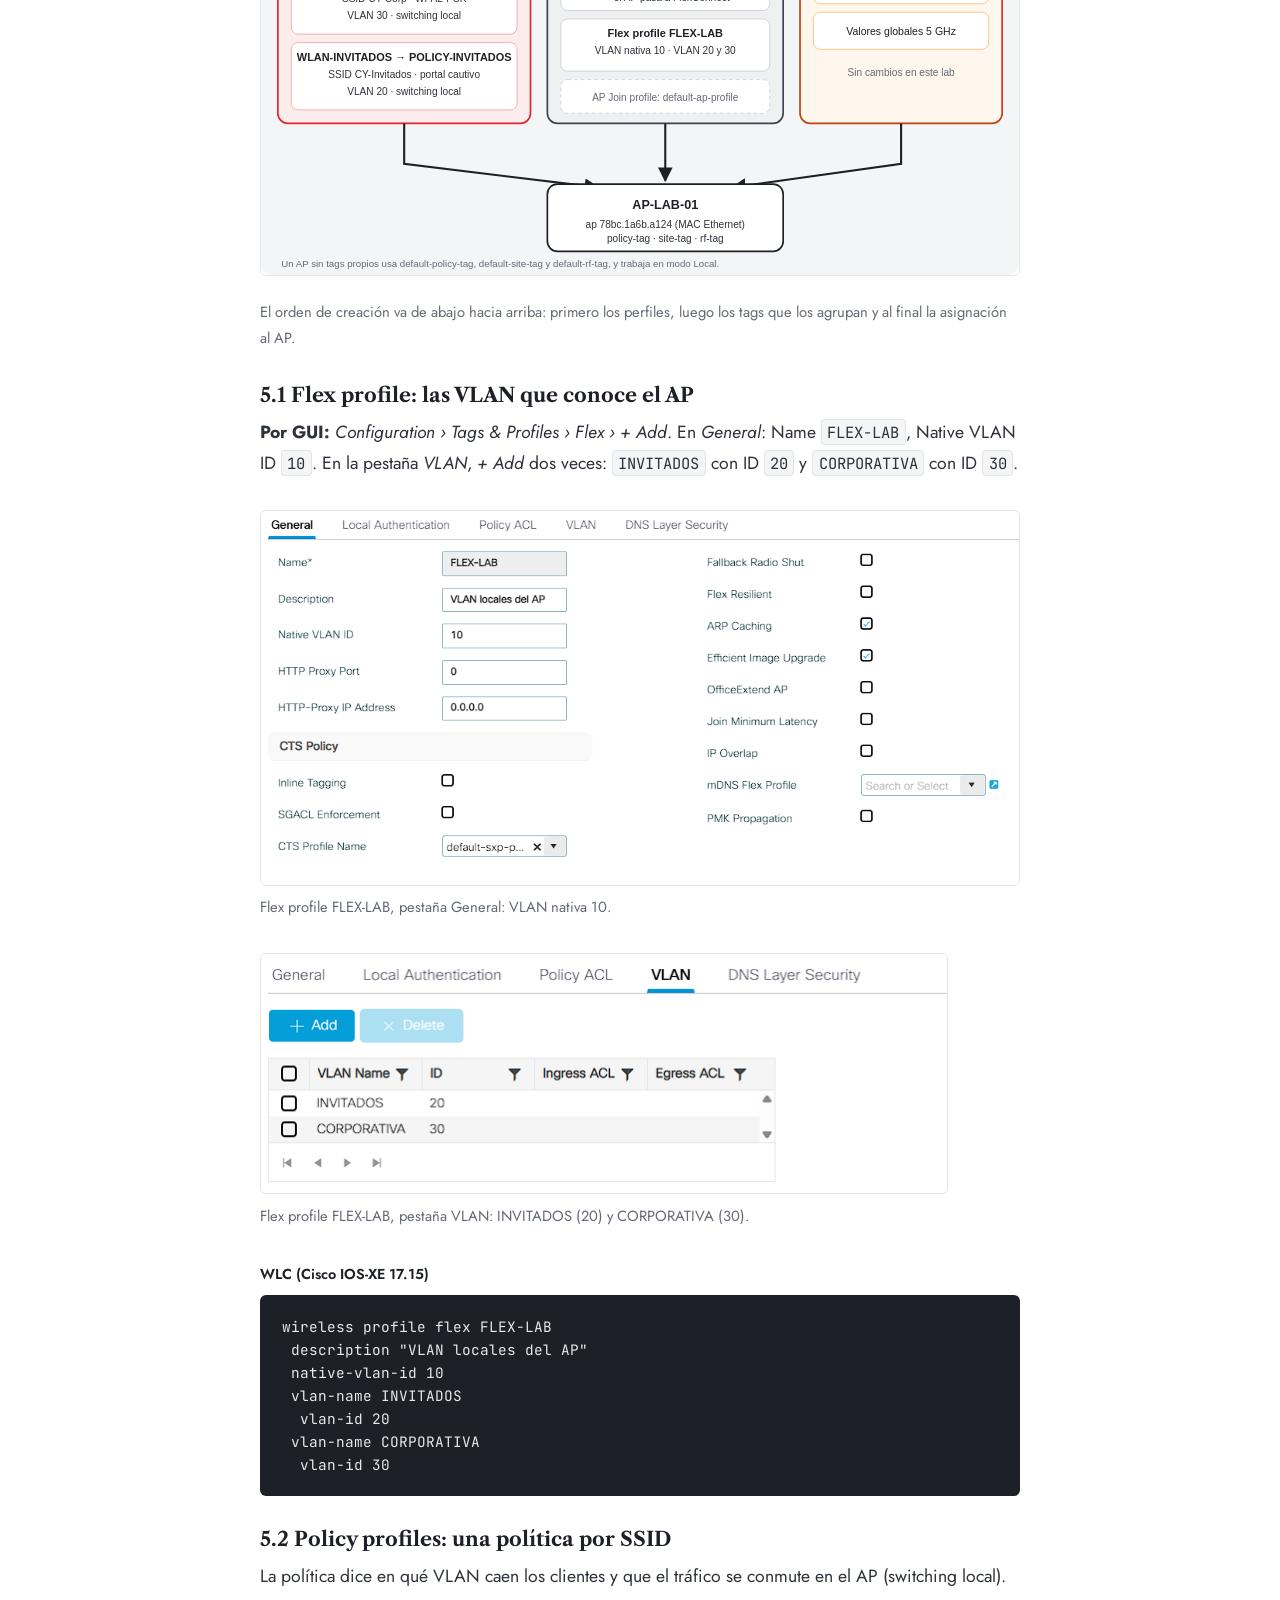
<file: blog/articulos/lab-c9800-registro-ap.html>
<!DOCTYPE html>
<html lang="es-CO">
<head>
<meta charset="utf-8">
<meta name="viewport" content="width=device-width, initial-scale=1, viewport-fit=cover">
<title>Laboratorio: registro y configuración básica de un AP en una Cisco Catalyst 9800 | Blog CY Solutions</title>
<meta name="description" content="Registro de un AP en una Catalyst 9800-CL de tres formas (opción 43, broadcast y consola) y dos SSID en FlexConnect, uno con portal cautivo, paso a paso por GUI y CLI en equipos reales.">
<link rel="canonical" href="https://cysolutionsgroup.com/blog/articulos/lab-c9800-registro-ap.html">
<meta property="og:type" content="website">
<meta property="og:locale" content="es_CO">
<meta property="og:title" content="Laboratorio: registro y configuración básica de un AP en una Cisco Catalyst 9800 | Blog CY Solutions">
<meta property="og:description" content="Registro de un AP en una Catalyst 9800-CL de tres formas (opción 43, broadcast y consola) y dos SSID en FlexConnect, uno con portal cautivo, paso a paso por GUI y CLI en equipos reales.">
<meta property="og:url" content="https://cysolutionsgroup.com/blog/articulos/lab-c9800-registro-ap.html">
<meta property="og:image" content="https://cysolutionsgroup.com/assets/img/logo-cy-solutions.jpg">
<meta name="theme-color" content="#E1252F">
<link rel="icon" href="../../favicon.svg" type="image/svg+xml">
<link rel="preconnect" href="https://fonts.googleapis.com">
<link rel="preconnect" href="https://fonts.gstatic.com" crossorigin>
<link href="https://fonts.googleapis.com/css2?family=Jost:wght@400;500;600&family=Libre+Caslon+Text:wght@400;700&family=JetBrains+Mono:wght@400;500&display=swap" rel="stylesheet">
<link rel="stylesheet" href="../../assets/css/style.css">
</head>
<body data-root="../../">
<a class="skip" href="#contenido">Saltar al contenido</a>
<header class="site-header">
  <div class="wrap">
    <a class="brand" href="../../index.html" aria-label="CY Solutions Group S.A.S, inicio">
      <svg class="logo-mark" viewBox="-30 -30 620 600" aria-hidden="true">
<g stroke-width="10" stroke-linecap="round"><line x1="263" y1="23" x2="476" y2="92"/><line x1="263" y1="23" x2="310" y2="260"/><line x1="476" y1="92" x2="310" y2="260"/><line x1="140" y1="150" x2="50" y2="238"/><line x1="140" y1="150" x2="310" y2="260"/><line x1="50" y1="238" x2="310" y2="260"/><line x1="50" y1="238" x2="55" y2="468"/><line x1="55" y1="468" x2="220" y2="430"/><line x1="310" y1="260" x2="545" y2="315"/><line x1="310" y1="260" x2="542" y2="412"/><line x1="545" y1="315" x2="542" y2="412"/><line x1="310" y1="260" x2="390" y2="520"/><line x1="390" y1="520" x2="542" y2="412"/></g>
<g class="dot"><circle cx="263" cy="23" r="26"/><circle cx="140" cy="150" r="24"/><circle cx="545" cy="315" r="26"/><circle cx="542" cy="412" r="26"/></g>
<g class="ring" stroke-width="18"><circle cx="310" cy="260" r="58"/><circle cx="476" cy="92" r="31"/><circle cx="50" cy="238" r="31"/><circle cx="55" cy="468" r="23"/><circle cx="390" cy="520" r="23"/></g>
</svg>
      <span class="brand-text"><strong>CY SOLUTIONS</strong><span>GROUP S.A.S</span></span>
    </a>
    <button class="menu-toggle" type="button" aria-expanded="false" aria-controls="nav" aria-label="Abrir menú">
      <svg viewBox="0 0 24 24" fill="none" stroke="currentColor" stroke-width="2" stroke-linecap="round"><path d="M4 7h16M4 12h16M4 17h16"/></svg>
    </button>
    <nav class="nav" id="nav" aria-label="Principal">
      <a href="../../index.html#servicios">Servicios</a>
      <a href="../../index.html#seguridad-electronica">Seguridad electrónica</a>
      <a href="../../index.html#nosotros">Nosotros</a>
      <a href="../../blog/index.html" aria-current="page">Blog</a>
      <a class="btn btn--primary" href="../../index.html#contacto">Contáctenos</a>
    </nav>
  </div>
</header>
<main id="contenido" class="article">
  <div class="wrap">
    <p class="crumbs"><a href="../../index.html">Inicio</a> / <a href="../../blog/index.html">Blog</a> / Laboratorios</p>
    <article>
      <header>
        <h1>Laboratorio: registro y configuración básica de un AP en una Cisco Catalyst 9800</h1>
        <div class="meta"><span class="cat">Laboratorios</span><time datetime="2026-11-20">20 nov 2026</time><span>18 min de lectura</span><span>Por Equipo técnico de CY Solutions</span></div>
      </header>
      <div class="prose">

<p>Un access point Cisco Catalyst no trabaja solo: necesita encontrar su controladora, autenticarse con ella y recibir de ella toda su configuración. En este laboratorio se registra un AP en una Catalyst 9800-CL (la controladora virtual) de tres formas (con la opción 43 de DHCP, por broadcast y desde la consola del AP) y se deja publicando dos SSID: uno corporativo con clave y uno de invitados con portal cautivo. Cada paso de la controladora tiene su versión por interfaz web (GUI) y por línea de comandos (CLI), y todo se ejecutó y verificó en equipos reales.</p>

<div class="table-scroll">
<table>
  <thead><tr><th>Duración</th><th>Equipos</th><th>SSID</th><th>Software probado</th></tr></thead>
  <tbody><tr><td>~60 min</td><td>Controladora C9800-CL, switch capa 3 y un AP Cisco</td><td>CY-Corp (WPA2-PSK) y CY-Invitados (portal cautivo)</td><td>IOS-XE 17.15.6 en la controladora</td></tr></tbody>
</table>
</div>

<h2>Qué se necesita para montar el laboratorio</h2>
<p>La controladora es virtual, así que lo único que tiene que ser físico es el AP. La tabla muestra el mínimo necesario y, como referencia, los equipos con que se probó esta guía:</p>
<div class="table-scroll">
<table>
  <thead><tr><th>Componente</th><th>Mínimo necesario</th><th>Referencia usada en esta guía</th><th>¿Físico o virtual?</th></tr></thead>
  <tbody>
    <tr><td>Access point</td><td>Un AP Cisco con imagen CAPWAP compatible con IOS-XE 17.15 (Aironet Wave 2 o Catalyst 9100)</td><td>Cisco Aironet 2802I</td><td><strong>Físico, obligatorio.</strong> Es el único equipo que no se puede emular.</td></tr>
    <tr><td>Alimentación del AP</td><td>Inyector PoE o puerto de switch con PoE+ (802.3at)</td><td>Inyector PoE</td><td>Físico, va con el AP</td></tr>
    <tr><td>Controladora</td><td>Catalyst 9800-CL en un hipervisor (Hyper-V, VMware ESXi o KVM)</td><td>9800-CL 17.15.6 en Windows 11 + Hyper-V</td><td>Virtual</td></tr>
    <tr><td>Switch</td><td>Switch capa 3 con VLAN, troncal 802.1Q y servidor DHCP</td><td>Cisco Catalyst C1000-24T-4X-L (sin PoE)</td><td>Físico. Lo puede reemplazar cualquier switch con esas funciones</td></tr>
    <tr><td>Red de la controladora</td><td>Una LAN con salida a internet y un router donde se puedan crear rutas estáticas</td><td>Router de la casa, LAN 192.168.1.0/24</td><td>Físico (el que ya exista)</td></tr>
  </tbody>
</table>
</div>
<div class="callout">
  <p><strong>Versión mínima:</strong> si se quiere emular todo lo posible, basta con la controladora virtual y un AP. El AP se conecta a la misma LAN de la controladora y se registra por broadcast (opción B de la sección 3). Sin el switch no hay VLAN 20 y 30, así que los dos SSID salen en la LAN. Para separar el tráfico como en esta guía sí hace falta el switch.</p>
</div>

<h3>Requisitos del equipo que corre la controladora</h3>
<p>Para un laboratorio alcanza con el perfil más pequeño de la 9800-CL, <strong>Ultra-Low</strong>:</p>
<ul>
  <li><strong>Máquina virtual:</strong> 2 vCPU, 6 GB de memoria y 16 GB de disco.</li>
  <li><strong>Equipo anfitrión:</strong> Windows 10/11 Pro o Windows Server con Hyper-V, y la virtualización (Intel VT-x o AMD-V) activada en la BIOS. Se recomiendan 16 GB de RAM en el anfitrión, para que le queden 6 GB a la máquina virtual sin afectar al resto del equipo.</li>
  <li><strong>Red:</strong> la máquina virtual va en un switch virtual <em>externo</em>, unido a la tarjeta de red del anfitrión, para que quede en la misma LAN que el router.</li>
  <li><strong>Imagen:</strong> la 9800-CL se descarga de software.cisco.com con una cuenta Cisco.</li>
</ul>

<h2>Objetivo</h2>
<ul>
  <li>Preparar el switch: VLAN de gestión, de invitados y corporativa, con DHCP para cada una.</li>
  <li>Registrar el AP en la controladora de tres formas: con la opción 43 de DHCP, por broadcast y forzándolo desde la consola del AP.</li>
  <li>Dar al AP su nombre y su controladora primaria.</li>
  <li>Publicar dos SSID con el modelo de perfiles y tags de la 9800, cada uno en su VLAN.</li>
  <li>Mostrar a los invitados un mensaje de bienvenida (portal cautivo) antes de dejarlos navegar.</li>
</ul>

<h2>Topología</h2>
<p>Primero, cómo está cableado el laboratorio:</p>
<figure>
  <div class="table-scroll"><img class="diagram" style="min-width:640px" src="../../assets/img/blog/lab-c9800-topologia-fisica.svg" width="1000" height="660" alt="Topología física: internet llega al router de la LAN 192.168.1.1. Del router salen un cable a un equipo Windows 11 con Hyper-V, que corre la controladora virtual C9800-CL 192.168.1.7, y otro al puerto Gi1/0/24 del switch CYLab_sw1. Del puerto Gi1/0/15 sale un troncal 802.1Q con VLAN nativa 10 y VLAN 20 y 30 hacia un inyector PoE y el AP-LAB-01. El AP publica CY-Invitados en la VLAN 20 con portal cautivo y CY-Corp en la VLAN 30. Entre el AP y la controladora viaja el túnel de control CAPWAP."></div>
  <figcaption>Topología física: equipos, puertos y cables. La controladora es una máquina virtual en un equipo Windows 11 con Hyper-V.</figcaption>
</figure>
<p>Y cómo se comunican los equipos entre sí:</p>
<figure>
  <div class="table-scroll"><img class="diagram" style="min-width:620px" src="../../assets/img/blog/lab-c9800-topologia.svg" width="900" height="470" alt="Topología: controladora virtual C9800-CL en 192.168.1.7, en la LAN 192.168.1.0/24, conectada a través del router de la LAN al puerto Gi1/0/24 del switch CYLab_sw1. El switch tiene las VLAN 10, 20 y 30 y entrega DHCP con opción 43. El AP-LAB-01 está en Gi1/0/15, troncal con VLAN nativa 10 y VLAN 20 y 30. Entre el AP y la controladora viaja solo el control CAPWAP; los SSID CY-Corp y CY-Invitados salen en las VLAN 30 y 20."></div>
  <figcaption>Topología lógica: el switch enruta entre la LAN 192.168.1.0/24 y las VLAN del laboratorio; entre el AP y la controladora solo viaja el control CAPWAP.</figcaption>
</figure>

<div class="table-scroll">
<table>
  <thead><tr><th>VLAN</th><th>Nombre</th><th>Uso</th><th>Red</th><th>Puerta de enlace</th></tr></thead>
  <tbody>
    <tr><td>10</td><td>GESTION</td><td>Gestión del switch y de los AP</td><td>10.10.10.0/24</td><td>10.10.10.1</td></tr>
    <tr><td>20</td><td>INVITADOS</td><td>Clientes del SSID CY-Invitados</td><td>10.10.20.0/24</td><td>10.10.20.1</td></tr>
    <tr><td>30</td><td>CORPORATIVA</td><td>Clientes del SSID CY-Corp</td><td>10.10.30.0/24</td><td>10.10.30.1</td></tr>
  </tbody>
</table>
</div>

<div class="table-scroll">
<table>
  <thead><tr><th>Equipo</th><th>Tipo</th><th>Dirección</th><th>Conexión</th></tr></thead>
  <tbody>
    <tr><td>Controladora WLC</td><td>Catalyst 9800-CL (virtual), IOS-XE 17.15.6</td><td>192.168.1.7</td><td>LAN 192.168.1.0/24, llega al switch por Gi1/0/24</td></tr>
    <tr><td>Switch CYLab_sw1</td><td>Switch capa 3</td><td>192.168.1.110</td><td>Gi1/0/24 hacia la LAN, Gi1/0/15 hacia el AP</td></tr>
    <tr><td>AP-LAB-01</td><td>Access point Cisco con imagen CAPWAP</td><td>10.10.10.x por DHCP</td><td>Gi1/0/15 con inyector PoE</td></tr>
  </tbody>
</table>
</div>

<h3>¿Por qué FlexConnect?</h3>
<p>Un AP registrado en una 9800 trabaja en uno de dos modos, y la diferencia está en por dónde viaja el tráfico de los clientes:</p>
<div class="table-scroll">
<table>
  <thead><tr><th></th><th>Modo Local</th><th>FlexConnect con switching local</th></tr></thead>
  <tbody>
    <tr><td>Tráfico de los clientes</td><td>Viaja dentro del túnel CAPWAP hasta la controladora, y la controladora lo entrega en la red</td><td>El AP lo entrega directamente en la VLAN del switch donde está conectado</td></tr>
    <tr><td>Qué viaja a la controladora</td><td>Control y datos</td><td>Solo el control (configuración, estado de los clientes)</td></tr>
    <tr><td>Dónde viven las VLAN de los SSID</td><td>En la interfaz de la controladora</td><td>En el switch del AP</td></tr>
    <tr><td>Uso típico</td><td>Campus, con la controladora en el mismo sitio</td><td>Sucursales y sitios remotos con una controladora central</td></tr>
  </tbody>
</table>
</div>
<p><strong>Lo decisivo en este laboratorio:</strong> se quiere que el tráfico de los clientes salga a internet por la red local, sin necesidad de llegar hasta la controladora. Con FlexConnect, un cliente de CY-Corp cae en la VLAN 30 del switch, el switch lo enruta al router y sale a internet; la controladora solo se entera de que el cliente se conectó. Además, la controladora es una máquina virtual que llega al switch a través del router de la LAN, por donde no pasan VLAN etiquetadas, así que en modo Local no podría entregar el tráfico en las VLAN 20 y 30.</p>

<h2>Antes de empezar: la controladora lista</h2>
<ul>
  <li>La controladora con su configuración inicial (Day-0): usuario administrador, acceso HTTPS y SSH, interfaz de gestión inalámbrica, país y hora.</li>
  <li>En la 9800-CL, el certificado autofirmado (SSC) que usan los AP para el join. Las controladoras físicas ya traen uno de fábrica.</li>
</ul>
<p>Antes de empezar, se confirma en la controladora que esos puntos ya están listos:</p>
<p class="code-label">WLC (Cisco IOS-XE)</p>
<pre><code>show wireless interface summary
show wireless management trustpoint
show wireless country configured</code></pre>
<p>En este laboratorio la salida muestra la interfaz de gestión inalámbrica con 192.168.1.7, el trustpoint <code>WLC_WLC_TP</code> de tipo <code>SSC</code> y el país <code>CO - Colombia</code>. Si el país ya está configurado no hay que tocar las radios.</p>

<h2>1. Switch: VLAN, DHCP y puerto del AP</h2>
<p>El switch hace tres trabajos: enruta entre las VLAN del laboratorio y la LAN de la controladora, entrega las direcciones por DHCP y conecta el AP con un troncal.</p>
<p>El pool de gestión lleva la <strong>opción 43</strong>, que le dice al AP dónde está la controladora. El valor es <code>f1</code> (tipo), <code>04</code> (4 bytes por cada controladora) y la IP en hexadecimal: 192 = <code>c0</code>, 168 = <code>a8</code>, 1 = <code>01</code>, 7 = <code>07</code>. Resultado: <code>f104.c0a8.0107</code>.</p>
<p class="code-label">CYLab_sw1 (Cisco IOS 15.2)</p>
<pre><code>vlan 10
 name GESTION
vlan 20
 name INVITADOS
vlan 30
 name CORPORATIVA
!
interface Vlan10
 description Gestion switch y APs
 ip address 10.10.10.1 255.255.255.0
 no shutdown
interface Vlan20
 description SSID invitados
 ip address 10.10.20.1 255.255.255.0
 no shutdown
interface Vlan30
 description SSID corporativo
 ip address 10.10.30.1 255.255.255.0
 no shutdown
!
ip dhcp excluded-address 10.10.10.1 10.10.10.10
ip dhcp excluded-address 10.10.20.1 10.10.20.10
ip dhcp excluded-address 10.10.30.1 10.10.30.10
!
ip dhcp pool GESTION
 network 10.10.10.0 255.255.255.0
 default-router 10.10.10.1
 dns-server 8.8.8.8
 option 43 hex f104.c0a8.0107
ip dhcp pool INVITADOS
 network 10.10.20.0 255.255.255.0
 default-router 10.10.20.1
 dns-server 8.8.8.8
ip dhcp pool CORPORATIVA
 network 10.10.30.0 255.255.255.0
 default-router 10.10.30.1
 dns-server 8.8.8.8
!
interface GigabitEthernet1/0/15
 description AP-LAB-01
 switchport trunk native vlan 10
 switchport trunk allowed vlan 10,20,30
 switchport mode trunk
 spanning-tree portfast trunk
end
write memory</code></pre>
<p>El puerto del AP es un <strong>troncal</strong>: la VLAN nativa (sin etiqueta) es la de gestión, por donde el AP pide su IP y habla con la controladora, y las VLAN 20 y 30 van etiquetadas para los SSID.</p>
<p>Para que el switch pase tráfico entre las VLAN y hacia la LAN, necesita sus funciones de enrutamiento. Por defecto un switch solo conmuta dentro de cada VLAN; <code>ip routing</code> lo convierte en un router entre sus interfaces VLAN. Además, se le da una ruta por defecto hacia el router de la LAN para todo lo que no conoce (internet y la controladora):</p>
<p class="code-label">CYLab_sw1 (Cisco IOS 15.2)</p>
<pre><code>ip routing
ip route 0.0.0.0 0.0.0.0 192.168.1.1
end
write memory</code></pre>
<p>Para que las VLAN del laboratorio salgan a internet, el router de la LAN necesita saber que esas redes están detrás del switch. En el router se agregan tres rutas estáticas:</p>
<div class="table-scroll">
<table>
  <thead><tr><th>Red destino</th><th>Máscara</th><th>Siguiente salto</th></tr></thead>
  <tbody>
    <tr><td>10.10.10.0</td><td>255.255.255.0</td><td>192.168.1.110 (CYLab_sw1)</td></tr>
    <tr><td>10.10.20.0</td><td>255.255.255.0</td><td>192.168.1.110 (CYLab_sw1)</td></tr>
    <tr><td>10.10.30.0</td><td>255.255.255.0</td><td>192.168.1.110 (CYLab_sw1)</td></tr>
  </tbody>
</table>
</div>
<p>Así el router devuelve al switch el tráfico de esas redes y lo traduce (NAT) hacia internet. Para comprobarlo, desde el switch se hace ping a internet con origen en cada VLAN:</p>
<p class="code-label">CYLab_sw1 (Cisco IOS 15.2)</p>
<pre><code>ping 8.8.8.8 source Vlan10
ping 8.8.8.8 source Vlan20
ping 8.8.8.8 source Vlan30</code></pre>
<p>En el laboratorio las tres VLAN respondieron, y desde un equipo de la LAN el <code>tracert</code> a 10.10.30.1 pasa por 192.168.1.1 y luego por el switch.</p>

<h2>2. Controladora: ruta hacia la VLAN de gestión</h2>
<p>El AP está en 10.10.10.0/24 y la controladora en 192.168.1.0/24. Aunque el router de la LAN ya conoce esa red, conviene que la controladora la alcance directo por el switch, sin dar la vuelta por el router:</p>
<p><strong>Por GUI:</strong> <em>Configuration › Routing Protocols › Static Routing › + Add</em>. Prefix <code>10.10.10.0</code>, Prefix Mask <code>255.255.255.0</code>, Route Path <em>Next Hop IP</em> y NextHop IP <code>192.168.1.110</code>.</p>
<figure>
  <img src="../../assets/img/blog/lab-c9800-gui-01.png" width="588" height="443" loading="lazy" style="border:1px solid var(--line);border-radius:var(--radius)" alt="Ruta estática hacia 10.10.10.0/24 por el switch (192.168.1.110).">
  <figcaption>Ruta estática hacia 10.10.10.0/24 por el switch (192.168.1.110).</figcaption>
</figure>
<p><strong>Por CLI:</strong></p>
<p class="code-label">WLC (Cisco IOS-XE 17.15)</p>
<pre><code>configure terminal
ip route 10.10.10.0 255.255.255.0 192.168.1.110
end
write memory</code></pre>

<h2>3. Registro del AP</h2>
<p>Con la red lista, se conecta el AP. El registro sigue estas fases:</p>
<figure>
  <div class="table-scroll"><img class="diagram" style="min-width:620px" src="../../assets/img/blog/lab-c9800-join-capwap.svg" width="900" height="560" alt="Secuencia del registro: DHCP con o sin opción 43, CAPWAP Discovery Request por unicast o broadcast, Discovery Response, handshake DTLS con el certificado SSC de la controladora, Join Request y Response, descarga de imagen solo si la versión difiere y configuración hasta el estado Run."></div>
  <figcaption>La diferencia entre las tres opciones está en la fase 2: cómo sabe el AP a quién preguntarle por una controladora.</figcaption>
</figure>
<p>Para el descubrimiento, el AP usa en orden la controladora que ya conoce, la opción 43, el DNS (<code>CISCO-CAPWAP-CONTROLLER</code>) y un broadcast en su propia subred.</p>
<p>Usualmente los AP vienen de fábrica. Si el AP no tiene la configuración de fábrica (por ejemplo, ya estuvo registrado en otra controladora), primero se deja de fábrica siguiendo la guía oficial de Cisco: <a href="https://www.cisco.com/c/en/us/support/docs/wireless/aironet-1200-series/99763-reset-lwappconfig-lap.html" target="_blank" rel="noopener">Reset the CAPWAP Configuration on IOS and ClickOS APs</a>. Hecho esto, se registra con cualquiera de las opciones A, B o C.</p>

<h3>Opción A: con opción 43</h3>
<p>Es el método para cuando el AP y la controladora están en redes distintas, como en este laboratorio. No hay nada más que configurar: el pool <code>GESTION</code> del paso 1 ya entrega la opción 43.</p>
<ol>
  <li>El AP pide IP en la VLAN 10 y recibe 10.10.10.12 con la opción 43.</li>
  <li>Envía el Discovery Request por unicast a 192.168.1.7.</li>
  <li>El switch lo enruta y la controladora responde por la ruta del paso 2.</li>
</ol>
<p>Resultado en el laboratorio: después de borrar su configuración, el AP quedó registrado en unos 5 minutos.</p>

<h3>Opción B: sin opción 43 (broadcast en la misma subred)</h3>
<p>Si el AP está en la misma subred que la interfaz de gestión de la controladora, no necesita la opción 43: envía un Discovery Request por broadcast y la controladora responde. Es el método más simple, pero obliga a que AP y controladora compartan VLAN.</p>
<p>Para probarlo, el puerto del AP se pasó temporalmente a la VLAN de la LAN 192.168.1.0/24, donde está la controladora. Ahí el DHCP es el router de la LAN, que no entrega opción 43:</p>
<p class="code-label">CYLab_sw1 (Cisco IOS 15.2)</p>
<pre><code>interface GigabitEthernet1/0/15
 switchport trunk native vlan &lt;VLAN-de-la-LAN&gt;
 switchport trunk allowed vlan &lt;VLAN-de-la-LAN&gt;,10,20,30</code></pre>
<p>Resultado en el laboratorio: con la configuración borrada, el AP recibió 192.168.1.29 del router, encontró la controladora por broadcast y quedó registrado en unos 5 minutos. Luego el puerto volvió a la VLAN nativa 10 (configuración del paso 1).</p>
<div class="callout"><p>Otro método sin opción 43 es un registro DNS <code>CISCO-CAPWAP-CONTROLLER.&lt;dominio&gt;</code> que apunte a la controladora. En switches que lo soportan también se puede reenviar el broadcast a otra subred con <code>ip forward-protocol udp 5246</code>. El switch de este laboratorio no tiene ese comando ni servidor DNS, por eso no se incluyen.</p></div>

<h3>Opción C: forzar la controladora desde la consola del AP</h3>
<p>Cuando el AP no puede descubrir la controladora por sí solo (sin opción 43, sin DNS y en otra subred), se le indica a mano. En el laboratorio se comprobó: sin la opción 43 en el pool <code>GESTION</code> y con la configuración borrada, el AP recibió 10.10.10.12 pero la controladora mostró <code>Number of APs: 0</code> durante más de 5 minutos.</p>
<p>Un AP de fábrica que no se ha registrado no acepta SSH, así que este paso se hace por el <strong>puerto de consola</strong>: 9600 baudios, 8 bits, sin paridad, 1 bit de parada. Las credenciales de fábrica son <code>Cisco</code> / <code>Cisco</code>.</p>
<p class="code-label">AP (consola, AP-COS)</p>
<pre><code>AP78BC.1A6B.A124&gt; enable
Password: Cisco
AP78BC.1A6B.A124# capwap ap primary-base WLC 192.168.1.7
AP78BC.1A6B.A124# show capwap client rcb</code></pre>
<p>El primer valor es el nombre de la controladora (su hostname) y el segundo su IP de gestión. El AP guarda el dato y envía el Discovery Request directamente a esa IP, aunque esté en otra subred.</p>
<p>Si el AP ya está registrado, no hace falta la consola: la controladora primaria se fija desde la controladora, como se ve en el paso 4.</p>

<h3>Verificar el registro</h3>
<p><strong>Por GUI:</strong> <em>Monitoring › Wireless › AP Statistics</em>, o <em>Configuration › Wireless › Access Points</em>.</p>
<figure>
  <img src="../../assets/img/blog/lab-c9800-gui-02.png" width="1643" height="351" loading="lazy" style="border:1px solid var(--line);border-radius:var(--radius)" alt="Monitoring › Wireless › AP Statistics: el AP registrado, con su IP de la VLAN 10 y su Policy Tag.">
  <figcaption>Monitoring › Wireless › AP Statistics: el AP registrado, con su IP de la VLAN 10 y su Policy Tag.</figcaption>
</figure>
<p><strong>Por CLI:</strong></p>
<p class="code-label">WLC (Cisco IOS-XE 17.15)</p>
<pre><code>show ap summary
show wireless stats ap join summary
show wireless stats ap discovery</code></pre>
<p>Salida real del laboratorio, recortada:</p>
<pre><code>AP Name           Ethernet MAC    Radio MAC       CC  IP Address   State
AP78BC.1A6B.A124  78bc.1a6b.a124  5c5a.c76e.f380  CO  10.10.10.12  Registered

Base MAC        Ethernet MAC    IP Address   Status  Last Failure Phase  Last Disconnect Reason
5c5a.c76e.f380  78bc.1a6b.a124  10.10.10.12  Joined  Run                 Wtp Clear config</code></pre>
<p>El nombre por defecto del AP es <code>AP</code> seguido de su MAC Ethernet. <code>Wtp Clear config</code> solo indica que la última desconexión fue el borrado hecho a propósito.</p>

<h2>4. Nombre y controladora primaria del AP</h2>
<p>La controladora primaria queda guardada en el AP. Así, aunque un día cambie el DHCP, el AP sabe a dónde volver.</p>
<p><strong>Por GUI:</strong> <em>Configuration › Wireless › Access Points</em>, clic en el AP. En la pestaña <em>General</em> se cambia <em>AP Name</em> a <code>AP-LAB-01</code>. En la pestaña <em>High Availability</em>, en <em>Primary Controller</em>, se escriben el nombre <code>WLC</code> y la IP <code>192.168.1.7</code>, y se aplica con <em>Update &amp; Apply to Device</em>.</p>
<figure>
  <img src="../../assets/img/blog/lab-c9800-gui-03.png" width="403" height="744" loading="lazy" style="border:1px solid var(--line);border-radius:var(--radius)" alt="Pestaña General del AP: nombre AP-LAB-01 y modo Flex.">
  <figcaption>Pestaña General del AP: nombre AP-LAB-01 y modo Flex.</figcaption>
</figure>
<figure>
  <img src="../../assets/img/blog/lab-c9800-gui-04.png" width="723" height="315" loading="lazy" style="border:1px solid var(--line);border-radius:var(--radius)" alt="Pestaña High Availability: controladora primaria WLC / 192.168.1.7.">
  <figcaption>Pestaña High Availability: controladora primaria WLC / 192.168.1.7.</figcaption>
</figure>
<p><strong>Por CLI</strong> (en modo privilegiado, no en modo configuración):</p>
<p class="code-label">WLC (Cisco IOS-XE 17.15)</p>
<pre><code>ap name AP78BC.1A6B.A124 name AP-LAB-01
ap name AP-LAB-01 controller primary WLC 192.168.1.7
write memory</code></pre>
<p>El nombre <code>WLC</code> es el hostname de la controladora; debe coincidir con el que muestra el prompt.</p>

<h2>5. Perfiles, SSID y tags</h2>
<p>La 9800 no asigna un SSID directamente a un AP. La configuración se agrupa en perfiles, los perfiles en tres tags, y los tags se asignan al AP:</p>
<figure>
  <div class="table-scroll"><img class="diagram" style="min-width:620px" src="../../assets/img/blog/lab-c9800-tags.svg" width="900" height="450" alt="Modelo de tags del laboratorio: el Policy Tag TAG-POLICY-LAB une WLAN-CORP con POLICY-CORP en VLAN 30 y WLAN-INVITADOS con POLICY-INVITADOS en VLAN 20; el Site Tag TAG-SITE-LAB desactiva el sitio local, lo que pone el AP en FlexConnect, y usa el Flex profile FLEX-LAB con VLAN nativa 10 y VLAN 20 y 30; el RF Tag es el de fábrica. Los tres se asignan al AP por su MAC Ethernet."></div>
  <figcaption>El orden de creación va de abajo hacia arriba: primero los perfiles, luego los tags que los agrupan y al final la asignación al AP.</figcaption>
</figure>

<h3>5.1 Flex profile: las VLAN que conoce el AP</h3>
<p><strong>Por GUI:</strong> <em>Configuration › Tags &amp; Profiles › Flex › + Add</em>. En <em>General</em>: Name <code>FLEX-LAB</code>, Native VLAN ID <code>10</code>. En la pestaña <em>VLAN</em>, <em>+ Add</em> dos veces: <code>INVITADOS</code> con ID <code>20</code> y <code>CORPORATIVA</code> con ID <code>30</code>.</p>
<figure>
  <img src="../../assets/img/blog/lab-c9800-gui-05.png" width="979" height="482" loading="lazy" style="border:1px solid var(--line);border-radius:var(--radius)" alt="Flex profile FLEX-LAB, pestaña General: VLAN nativa 10.">
  <figcaption>Flex profile FLEX-LAB, pestaña General: VLAN nativa 10.</figcaption>
</figure>
<figure>
  <img src="../../assets/img/blog/lab-c9800-gui-06.png" width="688" height="240" loading="lazy" style="border:1px solid var(--line);border-radius:var(--radius)" alt="Flex profile FLEX-LAB, pestaña VLAN: INVITADOS (20) y CORPORATIVA (30).">
  <figcaption>Flex profile FLEX-LAB, pestaña VLAN: INVITADOS (20) y CORPORATIVA (30).</figcaption>
</figure>
<p class="code-label">WLC (Cisco IOS-XE 17.15)</p>
<pre><code>wireless profile flex FLEX-LAB
 description "VLAN locales del AP"
 native-vlan-id 10
 vlan-name INVITADOS
  vlan-id 20
 vlan-name CORPORATIVA
  vlan-id 30</code></pre>

<h3>5.2 Policy profiles: una política por SSID</h3>
<p>La política dice en qué VLAN caen los clientes y que el tráfico se conmute en el AP (switching local).</p>
<p>Dos opciones de la política deciden por dónde va el tráfico, y ambas vienen activadas por defecto:</p>
<ul>
  <li><strong>Central Switching:</strong> activada, el tráfico de los clientes viaja dentro del túnel CAPWAP hasta la controladora, que lo entrega en su propia VLAN (comportamiento central, como en modo Local). Desactivada, el AP lo entrega directamente en la VLAN del switch.</li>
  <li><strong>Central DHCP:</strong> activada, las solicitudes DHCP de los clientes también viajan a la controladora. Desactivada, el cliente pide su IP en la VLAN local y se la entrega el DHCP del switch.</li>
</ul>
<p>Como en este laboratorio las VLAN 20 y 30 y sus pools DHCP están en el switch, las dos se desactivan. Si quedaran activas, el tráfico intentaría llegar a una controladora que no tiene esas VLAN y el cliente se quedaría sin IP.</p>
<p><strong>Por GUI:</strong> <em>Configuration › Tags &amp; Profiles › Policy › + Add</em>. En <em>General</em>: Name <code>POLICY-CORP</code>, Status <em>Enabled</em>, y se desmarcan <em>Central Switching</em> y <em>Central DHCP</em>. En <em>Access Policies</em>, VLAN/VLAN Group <code>30</code>. Se repite para <code>POLICY-INVITADOS</code> con la VLAN <code>20</code>.</p>
<figure>
  <img src="../../assets/img/blog/lab-c9800-gui-07.png" width="889" height="515" loading="lazy" style="border:1px solid var(--line);border-radius:var(--radius)" alt="POLICY-CORP, pestaña General: Central Switching y Central DHCP desactivados.">
  <figcaption>POLICY-CORP, pestaña General: Central Switching y Central DHCP desactivados.</figcaption>
</figure>
<figure>
  <img src="../../assets/img/blog/lab-c9800-gui-08.png" width="904" height="481" loading="lazy" style="border:1px solid var(--line);border-radius:var(--radius)" alt="POLICY-CORP, pestaña Access Policies: VLAN 30.">
  <figcaption>POLICY-CORP, pestaña Access Policies: VLAN 30.</figcaption>
</figure>
<p class="code-label">WLC (Cisco IOS-XE 17.15)</p>
<pre><code>wireless profile policy POLICY-CORP
 description "Corporativa - VLAN 30"
 no central switching
 no central dhcp
 vlan 30
 no shutdown
!
wireless profile policy POLICY-INVITADOS
 description "Invitados - VLAN 20"
 no central switching
 no central dhcp
 vlan 20
 no shutdown</code></pre>

<h3>5.3 WLAN: los dos SSID</h3>
<p><strong>Por GUI:</strong> <em>Configuration › Tags &amp; Profiles › WLANs › + Add</em>.</p>
<ul>
  <li><strong>CY-Corp:</strong> en <em>General</em>, Profile Name <code>WLAN-CORP</code>, SSID <code>CY-Corp</code>, WLAN ID <code>1</code>, Status <em>Enabled</em>. En <em>Security › Layer2</em>: modo <em>WPA + WPA2</em>, con <em>WPA2 Policy</em> y cifrado <em>AES (CCMP128)</em>; en <em>Auth Key Mgmt</em> se desmarca 802.1X y se marca PSK; en <em>Pre-Shared Key</em>, formato ASCII y la clave <code>CYSolutions</code>.</li>
  <li><strong>CY-Invitados:</strong> Profile Name <code>WLAN-INVITADOS</code>, SSID <code>CY-Invitados</code>, WLAN ID <code>2</code>, Status <em>Enabled</em>. En <em>Security › Layer2</em>, Layer 2 Security Mode <em>None</em> (red abierta).</li>
</ul>
<p>Por qué esa seguridad en CY-Corp:</p>
<ul>
  <li><strong>WPA + WPA2 con solo WPA2 Policy:</strong> el modo agrupa las dos versiones, pero solo se marca WPA2. WPA (la primera versión, con TKIP) es antigua y vulnerable; WPA2 la soportan prácticamente todos los clientes.</li>
  <li><strong>Cifrado AES (CCMP128):</strong> es el cifrado de WPA2. Usa AES, el mismo estándar que se usa en VPN y en banca, con llaves de 128 bits; hoy no tiene ataques prácticos conocidos. Cada cliente negocia llaves propias en el saludo inicial (4-way handshake), así que un cliente no puede leer el tráfico de otro aunque compartan la clave.</li>
  <li><strong>PSK en lugar de 802.1X:</strong> 802.1X autentica a cada usuario contra un servidor RADIUS (un NAC como Cisco ISE o ClearPass). En este laboratorio no se quiere un NAC sobre la red, así que se desmarca 802.1X y todos usan una clave compartida (PSK).</li>
</ul>
<p>Por qué <em>None</em> en CY-Invitados: la seguridad de capa 2 actúa antes de que el cliente tenga IP, al asociarse con el AP. Si pidiera una clave, el invitado tendría que conocerla antes de ver el mensaje. El portal cautivo trabaja en capa 3: el cliente se asocia sin clave, recibe IP, y cuando abre el navegador la controladora intercepta esa primera petición web y le muestra el portal. Hasta que acepta, solo puede usar DHCP y DNS. Por eso la capa 2 queda abierta y el control lo hace el portal (paso 6).</p>
<figure>
  <img src="../../assets/img/blog/lab-c9800-gui-09.png" width="806" height="435" loading="lazy" style="border:1px solid var(--line);border-radius:var(--radius)" alt="WLAN-CORP, pestaña General: SSID CY-Corp, WLAN ID 1.">
  <figcaption>WLAN-CORP, pestaña General: SSID CY-Corp, WLAN ID 1.</figcaption>
</figure>
<figure>
  <img src="../../assets/img/blog/lab-c9800-gui-10.png" width="871" height="744" loading="lazy" style="border:1px solid var(--line);border-radius:var(--radius)" alt="WLAN-CORP, Security › Layer2: WPA + WPA2 con WPA2 Policy, AES (CCMP128) y PSK.">
  <figcaption>WLAN-CORP, Security › Layer2: WPA + WPA2 con WPA2 Policy, AES (CCMP128) y PSK.</figcaption>
</figure>
<figure>
  <img src="../../assets/img/blog/lab-c9800-gui-11.png" width="877" height="708" loading="lazy" style="border:1px solid var(--line);border-radius:var(--radius)" alt="WLAN-INVITADOS, Security › Layer2: None.">
  <figcaption>WLAN-INVITADOS, Security › Layer2: None.</figcaption>
</figure>
<p class="code-label">WLC (Cisco IOS-XE 17.15)</p>
<pre><code>wlan WLAN-CORP 1 CY-Corp
 no security wpa akm dot1x
 security wpa akm psk
 security wpa psk set-key ascii 0 CYSolutions
 no shutdown
!
wlan WLAN-INVITADOS 2 CY-Invitados
 no security wpa
 no security wpa wpa2
 no security wpa akm dot1x
 no security ft adaptive
 no shutdown</code></pre>
<p>Una WLAN nueva nace con WPA2 y 802.1X. Por eso en el SSID corporativo se cambia 802.1X por PSK, y al de invitados se le quita la seguridad de capa 2.</p>

<h3>5.4 Policy Tag y Site Tag</h3>
<p><strong>Por GUI:</strong> <em>Configuration › Tags &amp; Profiles › Tags</em>.</p>
<ul>
  <li>Pestaña <em>Policy › + Add</em>: Name <code>TAG-POLICY-LAB</code>. En <em>WLAN-POLICY Maps › + Add</em>, una a una: <code>WLAN-CORP</code> → <code>POLICY-CORP</code> y <code>WLAN-INVITADOS</code> → <code>POLICY-INVITADOS</code>.</li>
  <li>Pestaña <em>Site › + Add</em>: Name <code>TAG-SITE-LAB</code>; se desmarca <em>Enable Local Site</em> y en <em>Flex Profile</em> se elige <code>FLEX-LAB</code>. El AP Join Profile queda en <code>default-ap-profile</code>.</li>
</ul>
<figure>
  <img src="../../assets/img/blog/lab-c9800-gui-12.png" width="832" height="458" loading="lazy" style="border:1px solid var(--line);border-radius:var(--radius)" alt="Policy Tag TAG-POLICY-LAB con sus dos mapeos WLAN → Policy.">
  <figcaption>Policy Tag TAG-POLICY-LAB con sus dos mapeos WLAN → Policy.</figcaption>
</figure>
<figure>
  <img src="../../assets/img/blog/lab-c9800-gui-13.png" width="448" height="301" loading="lazy" style="border:1px solid var(--line);border-radius:var(--radius)" alt="Site Tag TAG-SITE-LAB: Enable Local Site desmarcado y Flex Profile FLEX-LAB.">
  <figcaption>Site Tag TAG-SITE-LAB: Enable Local Site desmarcado y Flex Profile FLEX-LAB.</figcaption>
</figure>
<p class="code-label">WLC (Cisco IOS-XE 17.15)</p>
<pre><code>wireless tag policy TAG-POLICY-LAB
 description "SSID del laboratorio"
 wlan WLAN-CORP policy POLICY-CORP
 wlan WLAN-INVITADOS policy POLICY-INVITADOS
!
wireless tag site TAG-SITE-LAB
 description "Sitio FlexConnect del laboratorio"
 no local-site
 flex-profile FLEX-LAB</code></pre>
<p>Desmarcar el sitio local es lo que convierte el AP en FlexConnect.</p>

<h3>5.5 Asignar los tags al AP</h3>
<div class="callout"><p><strong>Corte breve:</strong> al cambiar el Site Tag o el Policy Tag, el AP cierra y vuelve a levantar su conexión con la controladora. En el laboratorio volvió en menos de un minuto. En producción conviene hacerlo en una ventana de mantenimiento.</p></div>
<p><strong>Por GUI:</strong> <em>Configuration › Tags &amp; Profiles › Tags › AP › Static › + Add</em>. AP MAC Address <code>78bc.1a6b.a124</code> (la MAC Ethernet que muestra <code>show ap summary</code>), Policy Tag <code>TAG-POLICY-LAB</code>, Site Tag <code>TAG-SITE-LAB</code>, RF Tag <code>default-rf-tag</code>.</p>
<figure>
  <img src="../../assets/img/blog/lab-c9800-gui-14.png" width="361" height="294" loading="lazy" style="border:1px solid var(--line);border-radius:var(--radius)" alt="Asignación estática de los tres tags por la MAC Ethernet del AP.">
  <figcaption>Asignación estática de los tres tags por la MAC Ethernet del AP.</figcaption>
</figure>
<p class="code-label">WLC (Cisco IOS-XE 17.15)</p>
<pre><code>ap 78bc.1a6b.a124
 policy-tag TAG-POLICY-LAB
 site-tag TAG-SITE-LAB
 rf-tag default-rf-tag
end
write memory</code></pre>
<p>Esta es una asignación <strong>estática por MAC</strong>: queda escrita en la configuración de la controladora (el bloque <code>ap 78bc.1a6b.a124</code>), no en el AP. Por eso, si el AP se reinicia o se deja de fábrica, al registrarse de nuevo la controladora reconoce su MAC y le vuelve a dar los mismos tags.</p>
<p>No es la única forma de darle tags a un AP, y no todas sobreviven a un reset de fábrica. La controladora decide qué tags usa según su origen (<em>Tag Source</em>), en este orden de prioridad:</p>
<div class="table-scroll">
<table>
  <thead><tr><th>Prioridad</th><th>Origen</th><th>Dónde queda guardado</th><th>¿Sobrevive a un reset de fábrica del AP?</th></tr></thead>
  <tbody>
    <tr><td>1</td><td><strong>Static</strong> (la de esta guía)</td><td>En la controladora, por la MAC Ethernet del AP</td><td>Sí</td></tr>
    <tr><td>2</td><td>Location</td><td>En la controladora, por la ubicación asignada al AP</td><td>Sí</td></tr>
    <tr><td>3</td><td>Filter</td><td>En la controladora, como regla por nombre del AP (expresión regular)</td><td>Solo si el AP vuelve con un nombre que cumpla la regla</td></tr>
    <tr><td>4</td><td>AP</td><td>En la memoria del propio AP</td><td>No: el reset la borra</td></tr>
    <tr><td>5</td><td>Default</td><td>Tags por defecto (<code>default-policy-tag</code>, etc.)</td><td>Es lo que recibe un AP sin ninguna de las anteriores: se registra, pero no publica los SSID del laboratorio</td></tr>
  </tbody>
</table>
</div>
<p>Para confirmar de dónde tomó el AP sus tags se usa <code>show ap tag summary</code>: en este laboratorio la columna <em>Tag Source</em> dice <code>Static</code>. El orden de prioridad se ve con <code>show ap tag sources</code>.</p>

<h2>6. Portal cautivo para invitados</h2>
<p>Para que los invitados vean un mensaje antes de navegar, el SSID <code>CY-Invitados</code> usa autenticación web local de tipo <strong>consent</strong>. Al conectarse, el teléfono abre una página con el mensaje y un botón para aceptar. No se pide usuario ni clave.</p>

<h3>6.1 Dirección virtual del portal</h3>
<p>La controladora sirve el portal desde una IP virtual que no existe en la red. Cisco recomienda una del rango de documentación, como 192.0.2.1.</p>
<p><strong>Por GUI:</strong> <em>Configuration › Security › Web Auth</em>, clic en <code>global</code>. En <em>Virtual IPv4 Address</em> se escribe <code>192.0.2.1</code> y se aplica con <em>Update &amp; Apply</em>.</p>
<figure>
  <img src="../../assets/img/blog/lab-c9800-gui-16.png" width="851" height="590" loading="lazy" style="border:1px solid var(--line);border-radius:var(--radius)" alt="Parameter map global: IP virtual 192.0.2.1.">
  <figcaption>Parameter map global: IP virtual 192.0.2.1.</figcaption>
</figure>

<h3>6.2 Parameter map con el mensaje</h3>
<p><strong>Por GUI:</strong> en la misma pantalla, <em>+ Add</em>. Parameter-map name <code>PORTAL-INVITADOS</code>, Type <em>consent</em>. En <em>Banner Configuration</em>: Banner Title con el título, Banner Type <em>Banner Text</em> y en Banner Text el mensaje, con Enter entre frases para que salga en varias líneas.</p>
<figure>
  <img src="../../assets/img/blog/lab-c9800-gui-17.png" width="864" height="579" loading="lazy" style="border:1px solid var(--line);border-radius:var(--radius)" alt="Parameter map PORTAL-INVITADOS: tipo consent, título y texto del mensaje.">
  <figcaption>Parameter map PORTAL-INVITADOS: tipo consent, título y texto del mensaje.</figcaption>
</figure>

<h3>6.3 Aplicar el portal al SSID de invitados</h3>
<p><strong>Por GUI:</strong> <em>Configuration › Tags &amp; Profiles › WLANs</em>, clic en <code>WLAN-INVITADOS</code>. En <em>Security › Layer3</em> se marca <em>Web Policy</em> y en <em>Web Auth Parameter Map</em> se elige <code>PORTAL-INVITADOS</code>. La seguridad de capa 2 sigue en <em>None</em>.</p>
<figure>
  <img src="../../assets/img/blog/lab-c9800-gui-18.png" width="887" height="433" loading="lazy" style="border:1px solid var(--line);border-radius:var(--radius)" alt="WLAN-INVITADOS, Security › Layer3: Web Policy con PORTAL-INVITADOS.">
  <figcaption>WLAN-INVITADOS, Security › Layer3: Web Policy con PORTAL-INVITADOS.</figcaption>
</figure>
<p><strong>Por CLI</strong> (las tres partes):</p>
<p class="code-label">WLC (Cisco IOS-XE 17.15)</p>
<pre><code>parameter-map type webauth global
 virtual-ip ipv4 192.0.2.1
!
parameter-map type webauth PORTAL-INVITADOS
 type consent
 banner title #Red de invitados - CY Solutions Group#
 banner text #Bienvenido a la red de invitados de CY Solutions Group.
Esta red es para uso personal y responsable.
El trafico puede ser monitoreado.
Para navegar, acepte las condiciones de uso.#
!
wlan WLAN-INVITADOS 2 CY-Invitados
 shutdown
 security web-auth
 security web-auth parameter-map PORTAL-INVITADOS
 no shutdown
end
write memory</code></pre>
<p>El carácter <code>#</code> marca el inicio y el fin del mensaje, así que no debe usarse dentro del texto. El mensaje puede ocupar varias líneas: la controladora sigue leyendo hasta encontrar el segundo <code>#</code>. Conviene escribirlo en frases cortas, una por línea; el portal no interpreta HTML, así que etiquetas como <code>&lt;br&gt;</code> aparecen escritas tal cual. La controladora lo guarda con su propio delimitador (<code>^C</code>). La WLAN se apaga un momento mientras cambia su seguridad y los invitados conectados se desconectan.</p>
<p class="code-label">WLC (Cisco IOS-XE 17.15)</p>
<pre><code>show wlan name WLAN-INVITADOS | include Status|Webauth Parameter Map
show running-config | begin parameter-map type webauth PORTAL-INVITADOS</code></pre>
<p>Así lo vive el invitado en el teléfono (Android):</p>
<div style="display:flex;flex-wrap:wrap;gap:1rem;margin:1.5rem 0">
  <figure style="margin:0;flex:1 1 200px;max-width:260px">
    <img src="../../assets/img/blog/lab-c9800-gui-19a.jpg" width="540" height="660" loading="lazy" style="border:1px solid var(--line);border-radius:var(--radius)" alt="1. El teléfono avisa que la página de inicio de sesión usa un certificado no reconocido; se continúa con Continue anyway via browser.">
    <figcaption>1. El teléfono avisa que la página de inicio de sesión usa un certificado no reconocido; se continúa con Continue anyway via browser.</figcaption>
  </figure>
  <figure style="margin:0;flex:1 1 200px;max-width:260px">
    <img src="../../assets/img/blog/lab-c9800-gui-19.jpg" width="540" height="660" loading="lazy" style="border:1px solid var(--line);border-radius:var(--radius)" alt="2. El portal con el título, el mensaje en varias líneas y el botón Accept.">
    <figcaption>2. El portal con el título, el mensaje en varias líneas y el botón Accept.</figcaption>
  </figure>
  <figure style="margin:0;flex:1 1 200px;max-width:260px">
    <img src="../../assets/img/blog/lab-c9800-gui-19c.jpg" width="540" height="660" loading="lazy" style="border:1px solid var(--line);border-radius:var(--radius)" alt="3. Al pulsar Accept, la controladora confirma el consentimiento y el invitado ya puede navegar.">
    <figcaption>3. Al pulsar Accept, la controladora confirma el consentimiento y el invitado ya puede navegar.</figcaption>
  </figure>
  <figure style="margin:0;flex:1 1 200px;max-width:260px">
    <img src="../../assets/img/blog/lab-c9800-gui-19d.jpg" width="540" height="720" loading="lazy" style="border:1px solid var(--line);border-radius:var(--radius)" alt="4. Detalles de la red: sin seguridad de capa 2, IP 10.10.20.11 y puerta de enlace 10.10.20.1 (VLAN 20).">
    <figcaption>4. Detalles de la red: sin seguridad de capa 2, IP 10.10.20.11 y puerta de enlace 10.10.20.1 (VLAN 20).</figcaption>
  </figure>
</div>
<h3>¿Por qué aparece un error de certificado?</h3>
<p>El portal se sirve por HTTPS desde la IP virtual 192.0.2.1, y para cifrar esa conexión la controladora presenta un certificado. En este laboratorio es un certificado <strong>autofirmado</strong>: lo generó la propia controladora, no una entidad certificadora (CA) en la que confíe el teléfono. Además está emitido para una IP y no para un nombre de dominio. El teléfono no puede comprobar quién está detrás de la página, y por eso muestra el aviso <em>The network you’re trying to join has security issues</em> y la X roja junto a la dirección.</p>
<p>La conexión sí va cifrada; lo que falta es que el teléfono pueda verificar la identidad del servidor.</p>
<div class="callout"><p><strong>En este laboratorio no es necesario solucionarlo.</strong> El portal es de tipo consent: el invitado solo pulsa <em>Accept</em> y no escribe usuario, clave ni ningún otro dato. La red es de pruebas y se controla de punta a punta, así que basta con continuar en el navegador.</p></div>
<p>En una red de invitados real sí conviene quitar el aviso, para que los usuarios no se acostumbren a ignorar alertas de seguridad. Para eso se necesita:</p>
<ul>
  <li>Un nombre de dominio para el portal (por ejemplo, <code>portal.empresa.com</code>), configurado en <em>Virtual IPv4 Hostname</em> del parameter map global y resuelto por DNS a la IP virtual.</li>
  <li>Un certificado para ese nombre, emitido por una CA pública, importado en la controladora y elegido en el campo <em>Trustpoint</em> del parameter map global.</li>
</ul>
<p>Eso sale del alcance de esta guía.</p>

<h2>7. Verificación final y prueba con un cliente</h2>
<p class="code-label">WLC (Cisco IOS-XE 17.15)</p>
<pre><code>show ap tag summary
show ap name AP-LAB-01 config general | include Primary Cisco Controller|AP Mode
show ap name AP-LAB-01 wlan dot11 5ghz
show wlan summary</code></pre>
<p>Salida real del laboratorio, recortada:</p>
<pre><code>AP Name    AP Mac          Site Tag Name  Policy Tag Name  RF Tag Name     Misconfigured  Tag Source
AP-LAB-01  78bc.1a6b.a124  TAG-SITE-LAB   TAG-POLICY-LAB   default-rf-tag  No             Static

Primary Cisco Controller Name        : WLC
Primary Cisco Controller IP Address  : 192.168.1.7
AP Mode                              : FlexConnect

ID  Profile Name    SSID          Status  Security
1   WLAN-CORP       CY-Corp       UP      [WPA2][PSK][AES]
2   WLAN-INVITADOS  CY-Invitados  UP      [open],[Web Auth]</code></pre>
<p>Se conecta un teléfono a <code>CY-Corp</code> con la clave <code>CYSolutions</code>: debe recibir una IP de 10.10.30.0/24. En <code>CY-Invitados</code>, sin clave, debe aparecer el portal con el mensaje y, al aceptar, recibir una IP de 10.10.20.0/24 y navegar.</p>
<p><strong>Por GUI:</strong> <em>Monitoring › Wireless › Clients</em>.</p>
<figure>
  <img src="../../assets/img/blog/lab-c9800-gui-15.png" width="896" height="618" loading="lazy" style="border:1px solid var(--line);border-radius:var(--radius)" alt="Cliente conectado a CY-Corp a través de AP-LAB-01.">
  <figcaption>Cliente conectado a CY-Corp a través de AP-LAB-01.</figcaption>
</figure>
<figure>
  <img src="../../assets/img/blog/lab-c9800-gui-15b.png" width="869" height="586" loading="lazy" style="border:1px solid var(--line);border-radius:var(--radius)" alt="Cliente conectado a CY-Invitados después de aceptar el portal.">
  <figcaption>Cliente conectado a CY-Invitados después de aceptar el portal.</figcaption>
</figure>
<p class="code-label">WLC y CYLab_sw1</p>
<pre><code>! En la controladora
show wireless client summary
! En el switch: las IP entregadas a los clientes
show ip dhcp binding</code></pre>
<p>Resultado en el laboratorio: los dos teléfonos quedaron en estado <code>Run</code>; el de CY-Invitados con método <code>Web Auth</code>, porque pasó por el portal.</p>
<pre><code>MAC Address    AP Name    Type ID   State  Protocol   Method
d228.5feb.29a7 AP-LAB-01  WLAN 1    Run    11n(2.4)   None
deb0.00fb.579b AP-LAB-01  WLAN 2    Run    11n(2.4)   Web Auth</code></pre>

<h2>Solución de problemas</h2>
<div class="table-scroll">
<table>
  <thead><tr><th>Síntoma</th><th>Causa probable</th><th>Qué revisar</th></tr></thead>
  <tbody>
    <tr><td>El AP no enciende</td><td>Sin PoE: el switch del laboratorio no lo tiene</td><td>Inyector PoE o switch con PoE</td></tr>
    <tr><td>El AP no recibe IP</td><td>VLAN nativa del troncal o pool DHCP</td><td><code>show ip dhcp binding</code>, <code>show interfaces trunk</code></td></tr>
    <tr><td>Tiene IP pero no aparece en la controladora</td><td>Opción 43 mal calculada o falta la ruta de regreso en la controladora</td><td>Valor hexadecimal del pool; <code>show ip route static</code> en la controladora</td></tr>
    <tr><td>El AP sigue buscando una controladora vieja</td><td>Recuerda la última controladora a la que se unió</td><td><code>show ap name &lt;AP&gt; config general</code>; corregir la controladora primaria o <code>clear ap config</code></td></tr>
    <tr><td>Error DTLS en el join summary</td><td>Reloj desfasado o falta el certificado SSC (9800-CL)</td><td><code>show clock</code>, <code>show wireless management trustpoint</code></td></tr>
    <tr><td>Registrado pero sin SSID</td><td>AP con tags por defecto o WLAN apagada</td><td><code>show ap tag summary</code>, <code>show wlan summary</code></td></tr>
    <tr><td>El portal de invitados no aparece</td><td>Falta la IP virtual, o el cliente no resuelve DNS ni llega a internet</td><td><code>show running-config | section parameter-map type webauth global</code>; rutas del router hacia 10.10.20.0/24</td></tr>
    <tr><td>El cliente se conecta pero no recibe IP</td><td>VLAN ausente en el Flex profile o en el troncal del AP</td><td>Pestaña VLAN de FLEX-LAB; <code>switchport trunk allowed vlan</code> en Gi1/0/15</td></tr>
  </tbody>
</table>
</div>
<p>Para ver cada fase del registro de un AP, la controladora guarda trazas por MAC. En la GUI: <em>Troubleshooting › Radioactive Trace</em>. Por CLI, con la MAC de radio del AP:</p>
<pre><code>show logging profile wireless filter mac 5c5a.c76e.f380 to-file bootflash:join-ap.log
more bootflash:join-ap.log</code></pre>

<h2>Documentación oficial de Cisco</h2>
<ul>
  <li><a href="https://www.cisco.com/c/en/us/td/docs/wireless/controller/9800/9800-cloud/installation/b-c9800-cl-install-guide/installing-controller-on-hyperv.html" target="_blank" rel="noopener">Installing the Catalyst 9800-CL in Microsoft Hyper-V</a>: requisitos de la máquina virtual y perfiles.</li>
  <li><a href="https://www.cisco.com/c/en/us/td/docs/wireless/controller/9800/technical-reference/c9800-cl-dg.html" target="_blank" rel="noopener">Cisco Catalyst 9800-CL Wireless Controller for Cloud Deployment Guide</a>: dimensionamiento y certificado SSC.</li>
  <li><a href="https://www.cisco.com/c/en/us/support/docs/wireless-mobility/wireless-lan-wlan/97066-dhcp-option-43-00.html" target="_blank" rel="noopener">Configure DHCP Option 43 for Lightweight Access Points</a>: formato TLV y ejemplos para IOS y Windows.</li>
  <li><a href="https://www.cisco.com/c/en/us/support/docs/wireless/catalyst-9120axe-access-point/221056-understand-the-ap-join-process-with-the.html" target="_blank" rel="noopener">Understand the AP Join Process with the Catalyst 9800 WLC</a>: métodos de descubrimiento y fases del join.</li>
  <li><a href="https://www.cisco.com/c/en/us/support/docs/wireless/catalyst-9800-series-wireless-controllers/213911-understand-catalyst-9800-wireless-contro.html" target="_blank" rel="noopener">Understand Catalyst 9800 Wireless Controllers Configuration Model</a>: perfiles y tags.</li>
  <li><a href="https://www.cisco.com/c/en/us/support/docs/wireless/catalyst-9800-series-wireless-controllers/213945-understand-flexconnect-on-9800-wireless.html" target="_blank" rel="noopener">Understand FlexConnect on Catalyst 9800 Wireless Controller</a>: Flex profile, switching local y Site Tag.</li>
  <li><a href="https://www.cisco.com/c/en/us/support/docs/wireless/catalyst-9800-series-wireless-controllers/218396-troubleshoot-catalyst-9800-ap-join-or-di.html" target="_blank" rel="noopener">Troubleshoot Catalyst 9800 AP Join or Disconnection Issues Flow</a>: diagnóstico paso a paso.</li>
  <li><a href="https://www.cisco.com/c/en/us/td/docs/wireless/controller/9800/config-guide/web-authentication/b-configuring-web-based-authentication-on-cisco-catalyst-9800-series-controllers/m-local-web-authentication-configuration.html" target="_blank" rel="noopener">Web-Based Authentication on Cisco Catalyst 9800: Configure Local Web Authentication</a>: parameter maps, consent y mensaje (banner).</li>
  <li><a href="https://www.cisco.com/c/en/us/td/docs/wireless/controller/9800/technical-reference/c9800-best-practices.html" target="_blank" rel="noopener">Cisco Catalyst 9800 Series Configuration Best Practices</a>: recomendaciones generales de diseño.</li>
</ul>

<h2>Conclusiones</h2>
<p>Con la VLAN de gestión y la opción 43, cualquier AP Cisco que se conecte a un puerto como Gi1/0/15 encuentra la controladora y se registra solo. Pero registrarse no es lo mismo que publicar los SSID: un AP nuevo llega con los tags por defecto y no transmite CY-Corp ni CY-Invitados. Una vez el AP aparece en la controladora, se le asignan sus tags (paso 5.5) y solo entonces publica los dos SSID en sus VLAN, con el mensaje de bienvenida para los invitados. Como esa asignación es estática por MAC y queda guardada en la controladora, se hace una sola vez por AP: si ese mismo AP se reinicia o se deja de fábrica, al volver a registrarse recupera sus tags. Un AP distinto, con otra MAC, necesita su propia asignación.</p>
<p>A partir de aquí lo natural es pasar el SSID corporativo de PSK a 802.1X con un servidor RADIUS, crear un AP Join profile propio (credenciales y SSH del AP) y usar reglas de etiquetado automático (por ejemplo, por nombre del AP) para no asignar los tags AP por AP.</p>

      </div>
      <aside class="article-cta">
        <h2>¿Quiere implementar algo similar en su empresa?</h2>
        <p>Diseñamos e implementamos redes inalámbricas empresariales con Cisco Catalyst 9800, con soporte y monitoreo continuo.</p>
        <a class="btn btn--primary" href="../../index.html#contacto">Hablemos de su proyecto</a>
      </aside>
    </article>
  </div>
</main>
<footer class="site-footer">
  <div class="wrap">
    <div class="footer-grid">
      <div>
        <a class="brand" href="../../index.html" aria-label="CY Solutions Group S.A.S, inicio">
      <svg class="logo-mark" viewBox="-30 -30 620 600" aria-hidden="true">
<g stroke-width="10" stroke-linecap="round"><line x1="263" y1="23" x2="476" y2="92"/><line x1="263" y1="23" x2="310" y2="260"/><line x1="476" y1="92" x2="310" y2="260"/><line x1="140" y1="150" x2="50" y2="238"/><line x1="140" y1="150" x2="310" y2="260"/><line x1="50" y1="238" x2="310" y2="260"/><line x1="50" y1="238" x2="55" y2="468"/><line x1="55" y1="468" x2="220" y2="430"/><line x1="310" y1="260" x2="545" y2="315"/><line x1="310" y1="260" x2="542" y2="412"/><line x1="545" y1="315" x2="542" y2="412"/><line x1="310" y1="260" x2="390" y2="520"/><line x1="390" y1="520" x2="542" y2="412"/></g>
<g class="dot"><circle cx="263" cy="23" r="26"/><circle cx="140" cy="150" r="24"/><circle cx="545" cy="315" r="26"/><circle cx="542" cy="412" r="26"/></g>
<g class="ring" stroke-width="18"><circle cx="310" cy="260" r="58"/><circle cx="476" cy="92" r="31"/><circle cx="50" cy="238" r="31"/><circle cx="55" cy="468" r="23"/><circle cx="390" cy="520" r="23"/></g>
</svg>
      <span class="brand-text"><strong>CY SOLUTIONS</strong><span>GROUP S.A.S</span></span>
    </a>
        <p>Redes, telecomunicaciones y seguridad electrónica para empresas en Colombia.</p>
      </div>
      <div>
        <h4>Sitio</h4>
        <ul>
          <li><a href="../../index.html#servicios">Servicios de red</a></li>
          <li><a href="../../index.html#seguridad-electronica">Seguridad electrónica</a></li>
          <li><a href="../../index.html#nosotros">Nosotros</a></li>
          <li><a href="../../blog/index.html">Blog</a></li>
        </ul>
      </div>
      <div>
        <h4>Contacto</h4>
        <ul>
          <li><a href="tel:+573173329337">317 332 9337</a></li>
          <li><a href="mailto:yternera@cysolutionsgroup.com">yternera@cysolutionsgroup.com</a></li>
          <li><a href="https://www.linkedin.com/company/cy-solutions-group-sas/" target="_blank" rel="noopener">LinkedIn</a></li>
        </ul>
      </div>
    </div>
    <div class="footer-bottom">
      <span>© <span id="year">2026</span> CY Solutions Group S.A.S. Todos los derechos reservados.</span>
      <span>Hecho en Colombia</span>
    </div>
  </div>
</footer>
<a class="wa" href="https://wa.me/573173329337?text=Hola%20CY%20Solutions%2C%20quisiera%20informaci%C3%B3n%20sobre%20sus%20servicios." target="_blank" rel="noopener" aria-label="Escríbanos por WhatsApp"><svg viewBox="0 0 32 32" aria-hidden="true"><path d="M16 3C8.8 3 3 8.7 3 15.8c0 2.5.7 4.9 2 7L3 29l6.4-2c2 1.1 4.3 1.7 6.6 1.7 7.2 0 13-5.7 13-12.8S23.2 3 16 3zm0 23.4c-2.1 0-4.1-.6-5.9-1.6l-.4-.3-3.8 1.2 1.2-3.7-.3-.4a10.4 10.4 0 0 1-1.7-5.8C5.1 9.9 10 5.2 16 5.2s10.9 4.7 10.9 10.6S22 26.4 16 26.4zm6-7.9c-.3-.2-1.9-.9-2.2-1-.3-.1-.5-.2-.7.2l-1 1.2c-.2.2-.4.2-.7.1a8.9 8.9 0 0 1-4.4-3.8c-.3-.6.3-.5.9-1.7.1-.2 0-.4 0-.5l-1-2.4c-.3-.6-.5-.5-.7-.5h-.6c-.2 0-.6.1-.9.4-.3.3-1.1 1.1-1.1 2.7s1.2 3.1 1.3 3.3c.2.2 2.3 3.5 5.6 4.9 2.1.9 2.9 1 4 .8.6-.1 1.9-.8 2.2-1.5.3-.7.3-1.4.2-1.5-.1-.2-.3-.3-.6-.4z"/></svg></a>
<script src="../../assets/js/posts.js"></script>
<script src="../../assets/js/main.js"></script>
</body>
</html>
</file>
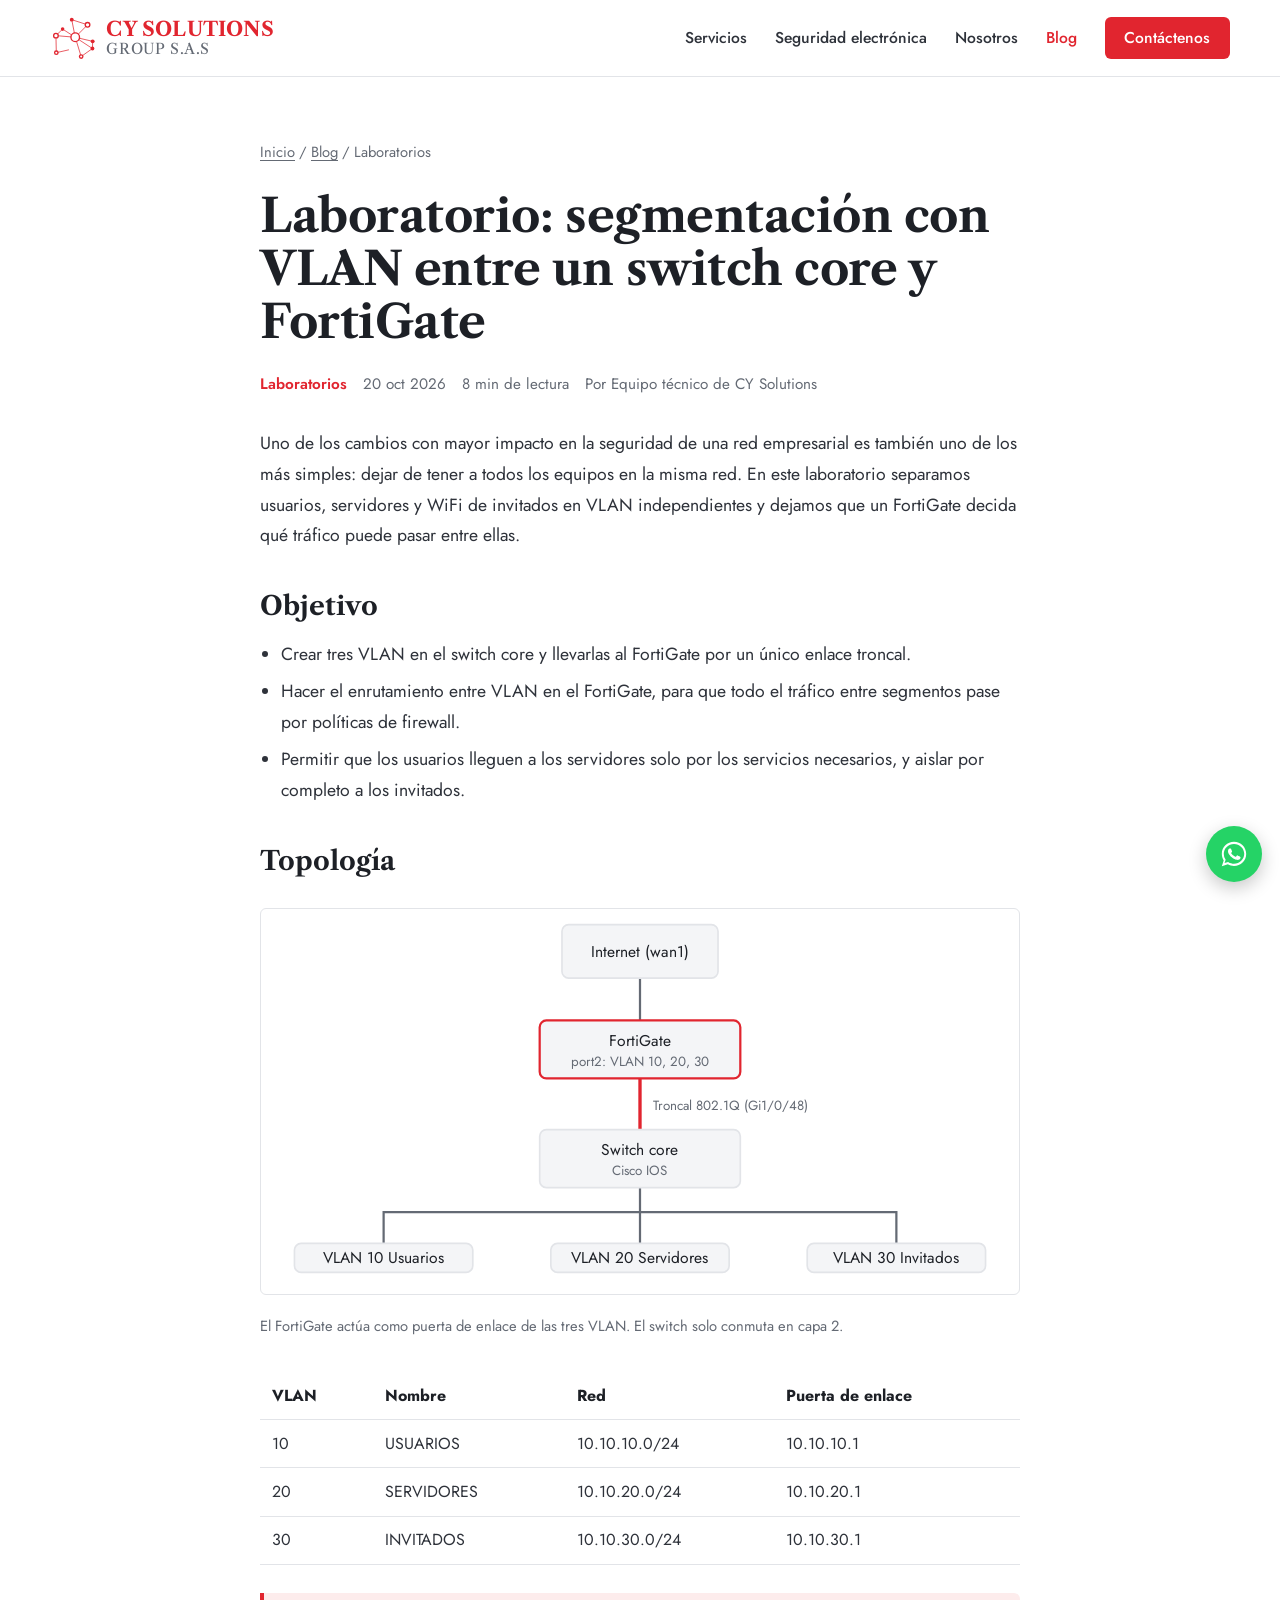
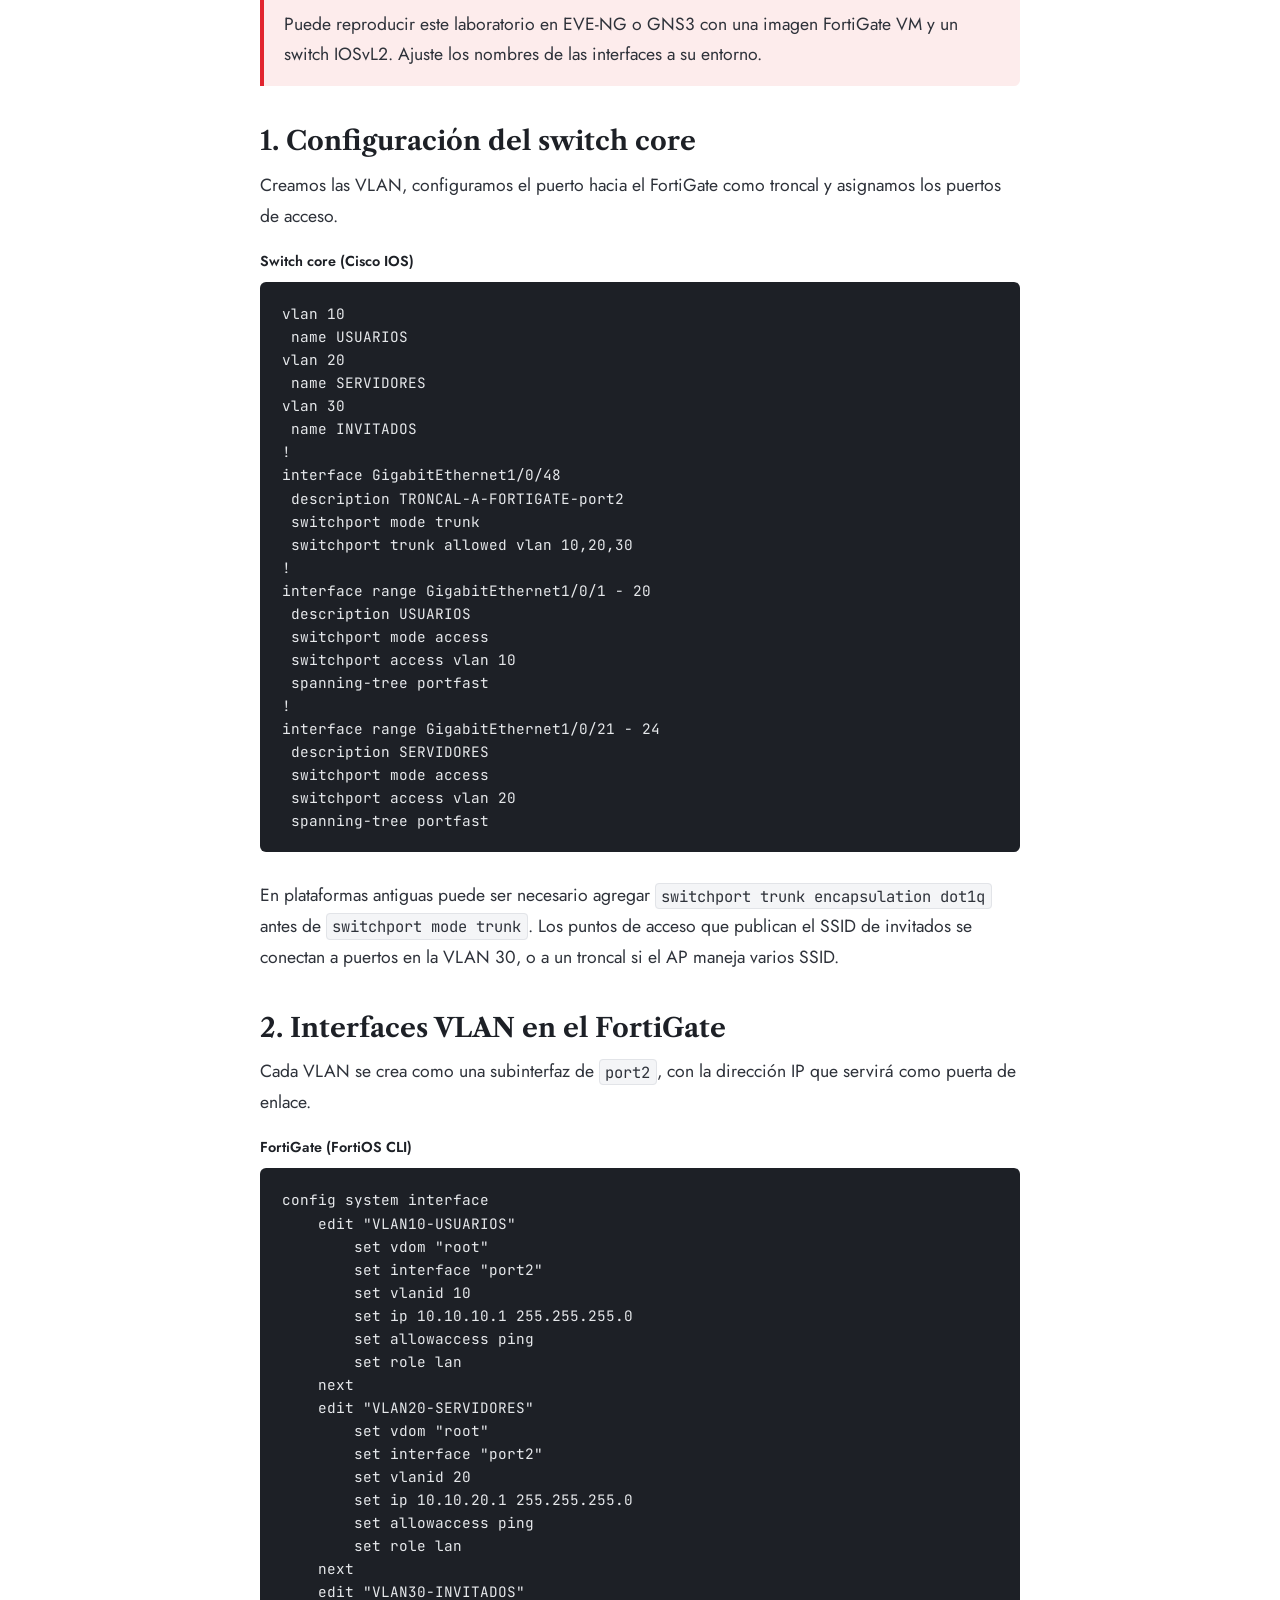
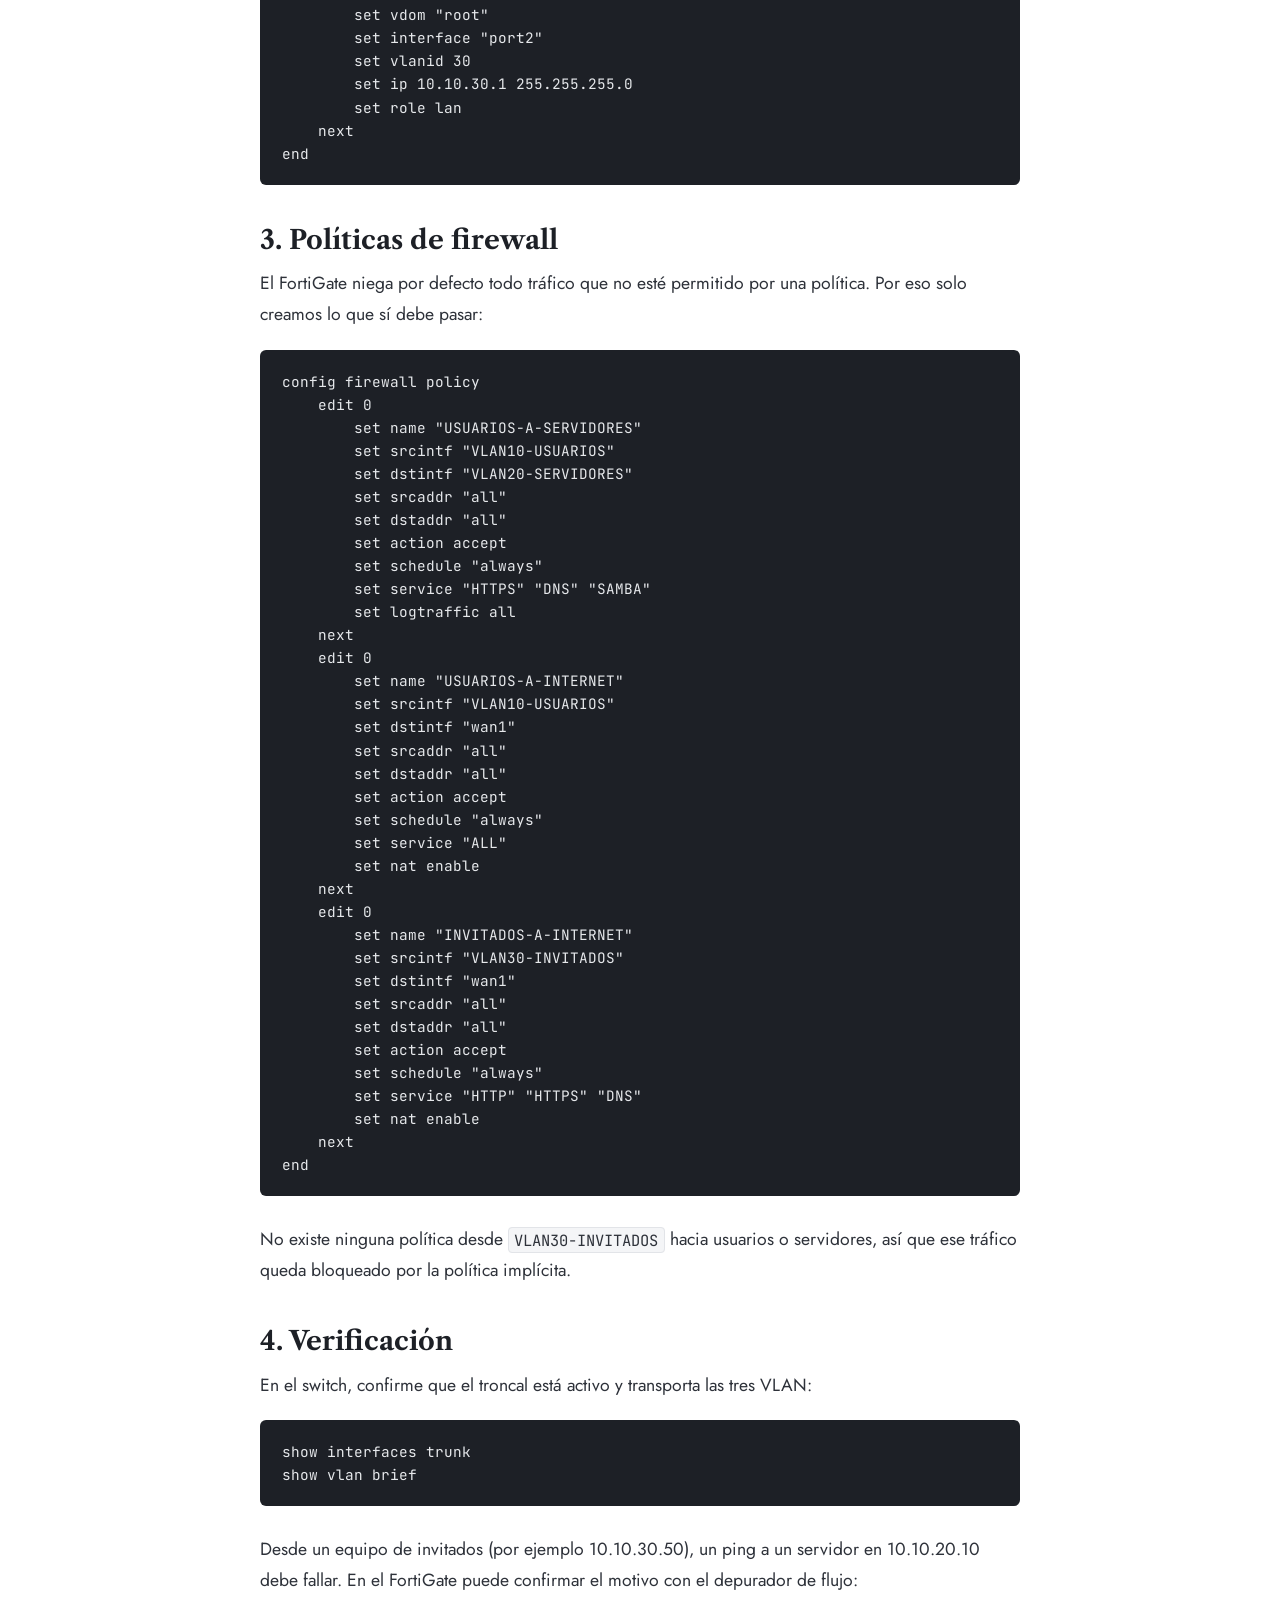
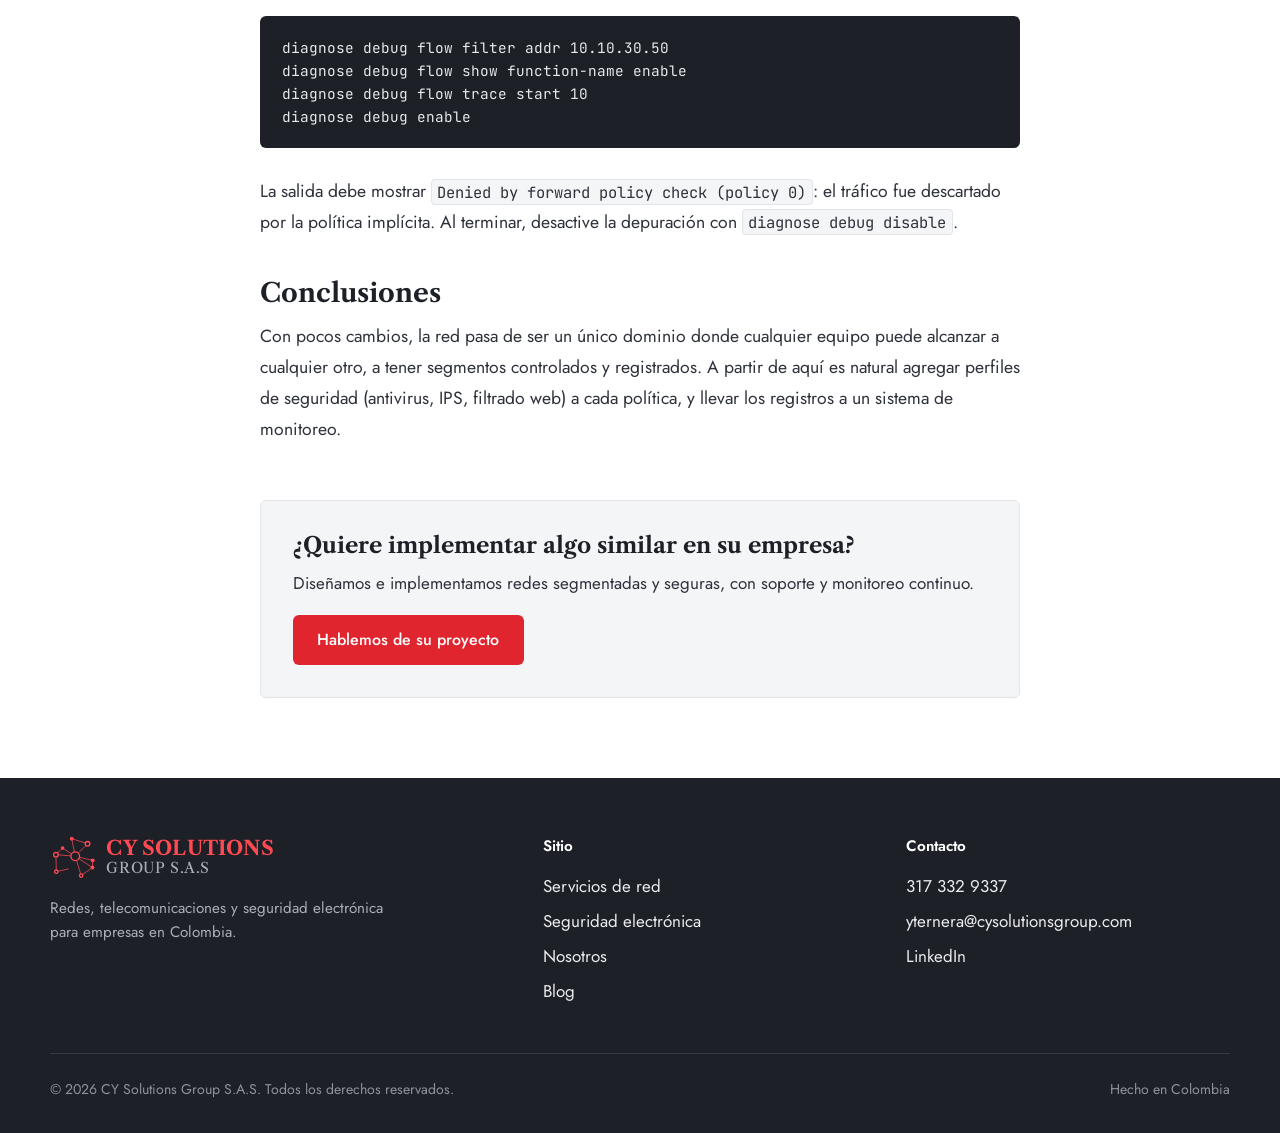
<file: blog/articulos/lab-vlan-fortigate.html>
<!DOCTYPE html>
<html lang="es-CO">
<head>
<meta charset="utf-8">
<meta name="viewport" content="width=device-width, initial-scale=1, viewport-fit=cover">
<title>Laboratorio: segmentación con VLAN entre un switch core y FortiGate | Blog CY Solutions</title>
<meta name="description" content="Paso a paso para separar usuarios, servidores y WiFi de invitados en VLAN, con un FortiGate controlando el tráfico entre ellas.">
<link rel="canonical" href="https://cysolutionsgroup.com/blog/articulos/lab-vlan-fortigate.html">
<meta property="og:type" content="website">
<meta property="og:locale" content="es_CO">
<meta property="og:title" content="Laboratorio: segmentación con VLAN entre un switch core y FortiGate | Blog CY Solutions">
<meta property="og:description" content="Paso a paso para separar usuarios, servidores y WiFi de invitados en VLAN, con un FortiGate controlando el tráfico entre ellas.">
<meta property="og:url" content="https://cysolutionsgroup.com/blog/articulos/lab-vlan-fortigate.html">
<meta property="og:image" content="https://cysolutionsgroup.com/assets/img/logo-cy-solutions.jpg">
<meta name="theme-color" content="#E1252F">
<link rel="icon" href="../../favicon.svg" type="image/svg+xml">
<link rel="preconnect" href="https://fonts.googleapis.com">
<link rel="preconnect" href="https://fonts.gstatic.com" crossorigin>
<link href="https://fonts.googleapis.com/css2?family=Jost:wght@400;500;600&family=Libre+Caslon+Text:wght@400;700&family=JetBrains+Mono:wght@400;500&display=swap" rel="stylesheet">
<link rel="stylesheet" href="../../assets/css/style.css">
</head>
<body data-root="../../">
<a class="skip" href="#contenido">Saltar al contenido</a>
<header class="site-header">
  <div class="wrap">
    <a class="brand" href="../../index.html" aria-label="CY Solutions Group S.A.S, inicio">
      <svg class="logo-mark" viewBox="-30 -30 620 600" aria-hidden="true">
<g stroke-width="10" stroke-linecap="round"><line x1="263" y1="23" x2="476" y2="92"/><line x1="263" y1="23" x2="310" y2="260"/><line x1="476" y1="92" x2="310" y2="260"/><line x1="140" y1="150" x2="50" y2="238"/><line x1="140" y1="150" x2="310" y2="260"/><line x1="50" y1="238" x2="310" y2="260"/><line x1="50" y1="238" x2="55" y2="468"/><line x1="55" y1="468" x2="220" y2="430"/><line x1="310" y1="260" x2="545" y2="315"/><line x1="310" y1="260" x2="542" y2="412"/><line x1="545" y1="315" x2="542" y2="412"/><line x1="310" y1="260" x2="390" y2="520"/><line x1="390" y1="520" x2="542" y2="412"/></g>
<g class="dot"><circle cx="263" cy="23" r="26"/><circle cx="140" cy="150" r="24"/><circle cx="545" cy="315" r="26"/><circle cx="542" cy="412" r="26"/></g>
<g class="ring" stroke-width="18"><circle cx="310" cy="260" r="58"/><circle cx="476" cy="92" r="31"/><circle cx="50" cy="238" r="31"/><circle cx="55" cy="468" r="23"/><circle cx="390" cy="520" r="23"/></g>
</svg>
      <span class="brand-text"><strong>CY SOLUTIONS</strong><span>GROUP S.A.S</span></span>
    </a>
    <button class="menu-toggle" type="button" aria-expanded="false" aria-controls="nav" aria-label="Abrir menú">
      <svg viewBox="0 0 24 24" fill="none" stroke="currentColor" stroke-width="2" stroke-linecap="round"><path d="M4 7h16M4 12h16M4 17h16"/></svg>
    </button>
    <nav class="nav" id="nav" aria-label="Principal">
      <a href="../../index.html#servicios">Servicios</a>
      <a href="../../index.html#seguridad-electronica">Seguridad electrónica</a>
      <a href="../../index.html#nosotros">Nosotros</a>
      <a href="../../blog/index.html" aria-current="page">Blog</a>
      <a class="btn btn--primary" href="../../index.html#contacto">Contáctenos</a>
    </nav>
  </div>
</header>
<main id="contenido" class="article">
  <div class="wrap">
    <p class="crumbs"><a href="../../index.html">Inicio</a> / <a href="../../blog/index.html">Blog</a> / Laboratorios</p>
    <article>
      <header>
        <h1>Laboratorio: segmentación con VLAN entre un switch core y FortiGate</h1>
        <div class="meta"><span class="cat">Laboratorios</span><time datetime="2026-10-20">20 oct 2026</time><span>8 min de lectura</span><span>Por Equipo técnico de CY Solutions</span></div>
      </header>
      <div class="prose">

<p>Uno de los cambios con mayor impacto en la seguridad de una red empresarial es también uno de los más simples: dejar de tener a todos los equipos en la misma red. En este laboratorio separamos usuarios, servidores y WiFi de invitados en VLAN independientes y dejamos que un FortiGate decida qué tráfico puede pasar entre ellas.</p>

<h2>Objetivo</h2>
<ul>
  <li>Crear tres VLAN en el switch core y llevarlas al FortiGate por un único enlace troncal.</li>
  <li>Hacer el enrutamiento entre VLAN en el FortiGate, para que todo el tráfico entre segmentos pase por políticas de firewall.</li>
  <li>Permitir que los usuarios lleguen a los servidores solo por los servicios necesarios, y aislar por completo a los invitados.</li>
</ul>

<h2>Topología</h2>
<figure>
  <svg class="diagram" viewBox="0 0 680 345" role="img" aria-label="Topología del laboratorio: FortiGate conectado por un enlace troncal 802.1Q al switch core, que tiene puertos de acceso en VLAN 10, 20 y 30.">
  <line x1="340" y1="62" x2="340" y2="100"/>
  <line class="trunk" x1="340" y1="152" x2="340" y2="198"/>
  <path d="M340 250V272M110 300V272H570V300M340 272V300"/>
  <rect x="270" y="14" width="140" height="48" rx="6"/><text x="340" y="43" text-anchor="middle">Internet (wan1)</text>
  <rect class="fw" x="250" y="100" width="180" height="52" rx="6"/><text x="340" y="123" text-anchor="middle">FortiGate</text><text class="sub" x="340" y="141" text-anchor="middle">port2: VLAN 10, 20, 30</text>
  <text class="sub" x="352" y="180">Troncal 802.1Q (Gi1/0/48)</text>
  <rect x="250" y="198" width="180" height="52" rx="6"/><text x="340" y="221" text-anchor="middle">Switch core</text><text class="sub" x="340" y="239" text-anchor="middle">Cisco IOS</text>
  <rect x="30" y="300" width="160" height="26" rx="6"/><text x="110" y="318" text-anchor="middle">VLAN 10 Usuarios</text>
  <rect x="260" y="300" width="160" height="26" rx="6"/><text x="340" y="318" text-anchor="middle">VLAN 20 Servidores</text>
  <rect x="490" y="300" width="160" height="26" rx="6"/><text x="570" y="318" text-anchor="middle">VLAN 30 Invitados</text>
</svg>
  <figcaption>El FortiGate actúa como puerta de enlace de las tres VLAN. El switch solo conmuta en capa 2.</figcaption>
</figure>

<div class="table-scroll">
<table>
  <thead><tr><th>VLAN</th><th>Nombre</th><th>Red</th><th>Puerta de enlace</th></tr></thead>
  <tbody>
    <tr><td>10</td><td>USUARIOS</td><td>10.10.10.0/24</td><td>10.10.10.1</td></tr>
    <tr><td>20</td><td>SERVIDORES</td><td>10.10.20.0/24</td><td>10.10.20.1</td></tr>
    <tr><td>30</td><td>INVITADOS</td><td>10.10.30.0/24</td><td>10.10.30.1</td></tr>
  </tbody>
</table>
</div>

<div class="callout"><p>Puede reproducir este laboratorio en EVE-NG o GNS3 con una imagen FortiGate VM y un switch IOSvL2. Ajuste los nombres de las interfaces a su entorno.</p></div>

<h2>1. Configuración del switch core</h2>
<p>Creamos las VLAN, configuramos el puerto hacia el FortiGate como troncal y asignamos los puertos de acceso.</p>
<p class="code-label">Switch core (Cisco IOS)</p>
<pre><code>vlan 10
 name USUARIOS
vlan 20
 name SERVIDORES
vlan 30
 name INVITADOS
!
interface GigabitEthernet1/0/48
 description TRONCAL-A-FORTIGATE-port2
 switchport mode trunk
 switchport trunk allowed vlan 10,20,30
!
interface range GigabitEthernet1/0/1 - 20
 description USUARIOS
 switchport mode access
 switchport access vlan 10
 spanning-tree portfast
!
interface range GigabitEthernet1/0/21 - 24
 description SERVIDORES
 switchport mode access
 switchport access vlan 20
 spanning-tree portfast</code></pre>
<p>En plataformas antiguas puede ser necesario agregar <code>switchport trunk encapsulation dot1q</code> antes de <code>switchport mode trunk</code>. Los puntos de acceso que publican el SSID de invitados se conectan a puertos en la VLAN 30, o a un troncal si el AP maneja varios SSID.</p>

<h2>2. Interfaces VLAN en el FortiGate</h2>
<p>Cada VLAN se crea como una subinterfaz de <code>port2</code>, con la dirección IP que servirá como puerta de enlace.</p>
<p class="code-label">FortiGate (FortiOS CLI)</p>
<pre><code>config system interface
    edit "VLAN10-USUARIOS"
        set vdom "root"
        set interface "port2"
        set vlanid 10
        set ip 10.10.10.1 255.255.255.0
        set allowaccess ping
        set role lan
    next
    edit "VLAN20-SERVIDORES"
        set vdom "root"
        set interface "port2"
        set vlanid 20
        set ip 10.10.20.1 255.255.255.0
        set allowaccess ping
        set role lan
    next
    edit "VLAN30-INVITADOS"
        set vdom "root"
        set interface "port2"
        set vlanid 30
        set ip 10.10.30.1 255.255.255.0
        set role lan
    next
end</code></pre>

<h2>3. Políticas de firewall</h2>
<p>El FortiGate niega por defecto todo tráfico que no esté permitido por una política. Por eso solo creamos lo que sí debe pasar:</p>
<pre><code>config firewall policy
    edit 0
        set name "USUARIOS-A-SERVIDORES"
        set srcintf "VLAN10-USUARIOS"
        set dstintf "VLAN20-SERVIDORES"
        set srcaddr "all"
        set dstaddr "all"
        set action accept
        set schedule "always"
        set service "HTTPS" "DNS" "SAMBA"
        set logtraffic all
    next
    edit 0
        set name "USUARIOS-A-INTERNET"
        set srcintf "VLAN10-USUARIOS"
        set dstintf "wan1"
        set srcaddr "all"
        set dstaddr "all"
        set action accept
        set schedule "always"
        set service "ALL"
        set nat enable
    next
    edit 0
        set name "INVITADOS-A-INTERNET"
        set srcintf "VLAN30-INVITADOS"
        set dstintf "wan1"
        set srcaddr "all"
        set dstaddr "all"
        set action accept
        set schedule "always"
        set service "HTTP" "HTTPS" "DNS"
        set nat enable
    next
end</code></pre>
<p>No existe ninguna política desde <code>VLAN30-INVITADOS</code> hacia usuarios o servidores, así que ese tráfico queda bloqueado por la política implícita.</p>

<h2>4. Verificación</h2>
<p>En el switch, confirme que el troncal está activo y transporta las tres VLAN:</p>
<pre><code>show interfaces trunk
show vlan brief</code></pre>
<p>Desde un equipo de invitados (por ejemplo 10.10.30.50), un ping a un servidor en 10.10.20.10 debe fallar. En el FortiGate puede confirmar el motivo con el depurador de flujo:</p>
<pre><code>diagnose debug flow filter addr 10.10.30.50
diagnose debug flow show function-name enable
diagnose debug flow trace start 10
diagnose debug enable</code></pre>
<p>La salida debe mostrar <code>Denied by forward policy check (policy 0)</code>: el tráfico fue descartado por la política implícita. Al terminar, desactive la depuración con <code>diagnose debug disable</code>.</p>

<h2>Conclusiones</h2>
<p>Con pocos cambios, la red pasa de ser un único dominio donde cualquier equipo puede alcanzar a cualquier otro, a tener segmentos controlados y registrados. A partir de aquí es natural agregar perfiles de seguridad (antivirus, IPS, filtrado web) a cada política, y llevar los registros a un sistema de monitoreo.</p>

      </div>
      <aside class="article-cta">
        <h2>¿Quiere implementar algo similar en su empresa?</h2>
        <p>Diseñamos e implementamos redes segmentadas y seguras, con soporte y monitoreo continuo.</p>
        <a class="btn btn--primary" href="../../index.html#contacto">Hablemos de su proyecto</a>
      </aside>
    </article>
  </div>
</main>
<footer class="site-footer">
  <div class="wrap">
    <div class="footer-grid">
      <div>
        <a class="brand" href="../../index.html" aria-label="CY Solutions Group S.A.S, inicio">
      <svg class="logo-mark" viewBox="-30 -30 620 600" aria-hidden="true">
<g stroke-width="10" stroke-linecap="round"><line x1="263" y1="23" x2="476" y2="92"/><line x1="263" y1="23" x2="310" y2="260"/><line x1="476" y1="92" x2="310" y2="260"/><line x1="140" y1="150" x2="50" y2="238"/><line x1="140" y1="150" x2="310" y2="260"/><line x1="50" y1="238" x2="310" y2="260"/><line x1="50" y1="238" x2="55" y2="468"/><line x1="55" y1="468" x2="220" y2="430"/><line x1="310" y1="260" x2="545" y2="315"/><line x1="310" y1="260" x2="542" y2="412"/><line x1="545" y1="315" x2="542" y2="412"/><line x1="310" y1="260" x2="390" y2="520"/><line x1="390" y1="520" x2="542" y2="412"/></g>
<g class="dot"><circle cx="263" cy="23" r="26"/><circle cx="140" cy="150" r="24"/><circle cx="545" cy="315" r="26"/><circle cx="542" cy="412" r="26"/></g>
<g class="ring" stroke-width="18"><circle cx="310" cy="260" r="58"/><circle cx="476" cy="92" r="31"/><circle cx="50" cy="238" r="31"/><circle cx="55" cy="468" r="23"/><circle cx="390" cy="520" r="23"/></g>
</svg>
      <span class="brand-text"><strong>CY SOLUTIONS</strong><span>GROUP S.A.S</span></span>
    </a>
        <p>Redes, telecomunicaciones y seguridad electrónica para empresas en Colombia.</p>
      </div>
      <div>
        <h4>Sitio</h4>
        <ul>
          <li><a href="../../index.html#servicios">Servicios de red</a></li>
          <li><a href="../../index.html#seguridad-electronica">Seguridad electrónica</a></li>
          <li><a href="../../index.html#nosotros">Nosotros</a></li>
          <li><a href="../../blog/index.html">Blog</a></li>
        </ul>
      </div>
      <div>
        <h4>Contacto</h4>
        <ul>
          <li><a href="tel:+573173329337">317 332 9337</a></li>
          <li><a href="mailto:yternera@cysolutionsgroup.com">yternera@cysolutionsgroup.com</a></li>
          <li><a href="https://www.linkedin.com/company/cy-solutions-group-sas/" target="_blank" rel="noopener">LinkedIn</a></li>
        </ul>
      </div>
    </div>
    <div class="footer-bottom">
      <span>© <span id="year">2026</span> CY Solutions Group S.A.S. Todos los derechos reservados.</span>
      <span>Hecho en Colombia</span>
    </div>
  </div>
</footer>
<a class="wa" href="https://wa.me/573173329337?text=Hola%20CY%20Solutions%2C%20quisiera%20informaci%C3%B3n%20sobre%20sus%20servicios." target="_blank" rel="noopener" aria-label="Escríbanos por WhatsApp"><svg viewBox="0 0 32 32" aria-hidden="true"><path d="M16 3C8.8 3 3 8.7 3 15.8c0 2.5.7 4.9 2 7L3 29l6.4-2c2 1.1 4.3 1.7 6.6 1.7 7.2 0 13-5.7 13-12.8S23.2 3 16 3zm0 23.4c-2.1 0-4.1-.6-5.9-1.6l-.4-.3-3.8 1.2 1.2-3.7-.3-.4a10.4 10.4 0 0 1-1.7-5.8C5.1 9.9 10 5.2 16 5.2s10.9 4.7 10.9 10.6S22 26.4 16 26.4zm6-7.9c-.3-.2-1.9-.9-2.2-1-.3-.1-.5-.2-.7.2l-1 1.2c-.2.2-.4.2-.7.1a8.9 8.9 0 0 1-4.4-3.8c-.3-.6.3-.5.9-1.7.1-.2 0-.4 0-.5l-1-2.4c-.3-.6-.5-.5-.7-.5h-.6c-.2 0-.6.1-.9.4-.3.3-1.1 1.1-1.1 2.7s1.2 3.1 1.3 3.3c.2.2 2.3 3.5 5.6 4.9 2.1.9 2.9 1 4 .8.6-.1 1.9-.8 2.2-1.5.3-.7.3-1.4.2-1.5-.1-.2-.3-.3-.6-.4z"/></svg></a>
<script src="../../assets/js/posts.js"></script>
<script src="../../assets/js/main.js"></script>
</body>
</html>
</file>
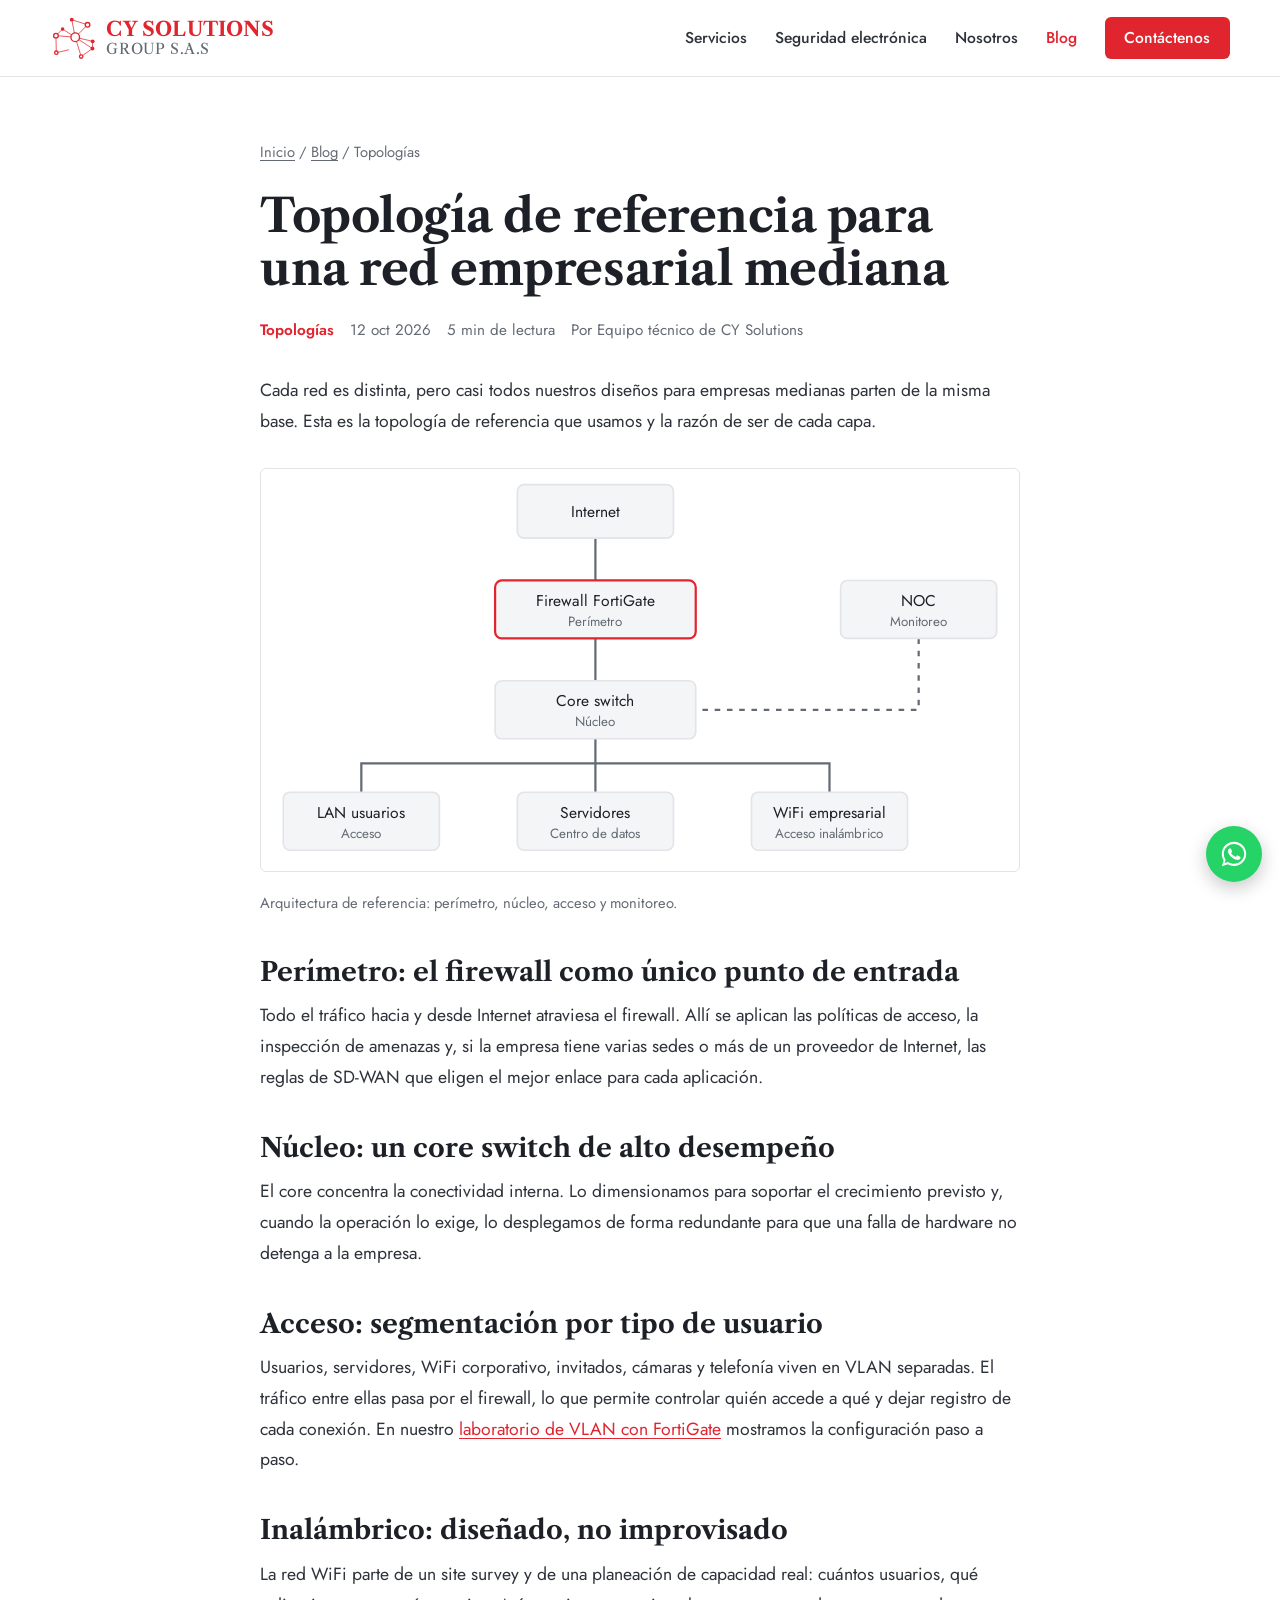
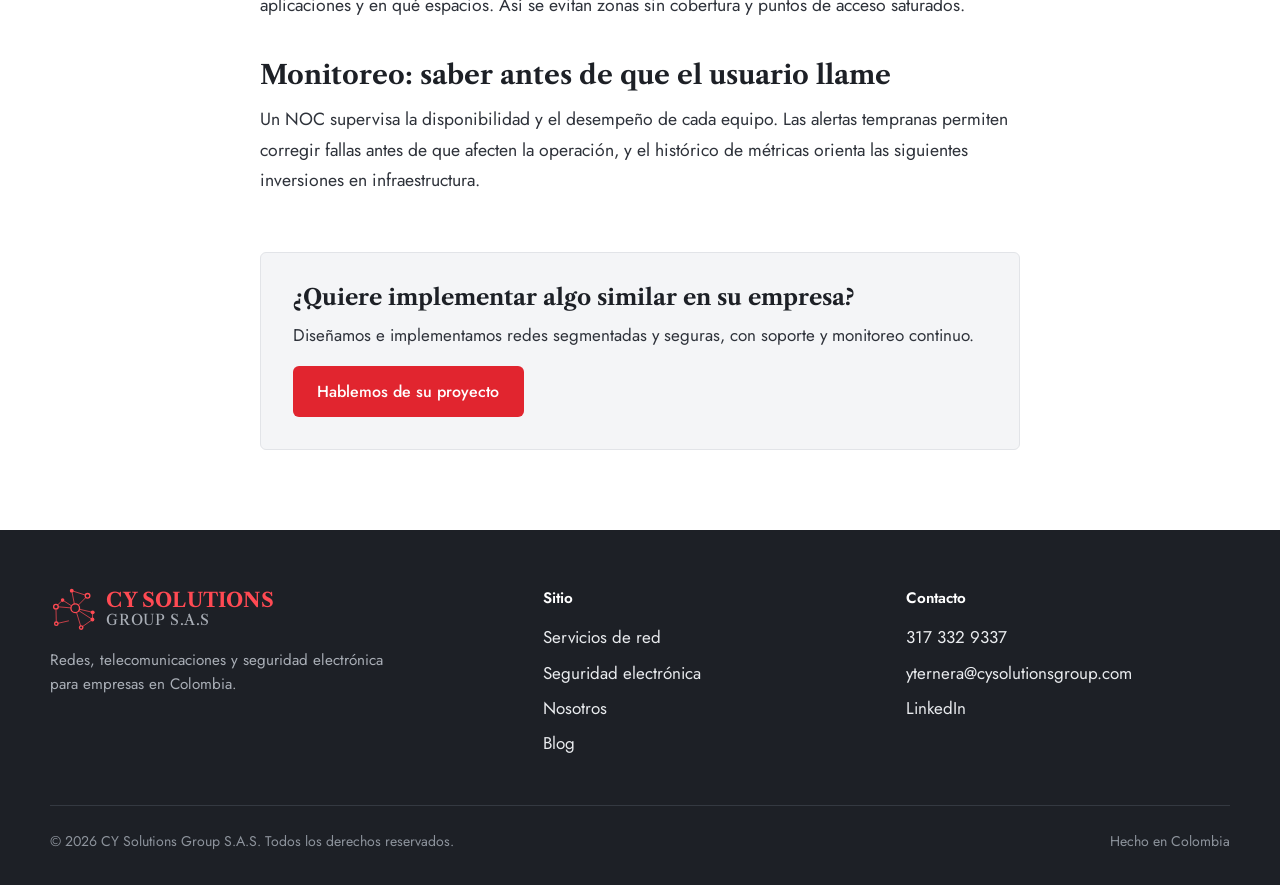
<file: blog/articulos/topologia-referencia.html>
<!DOCTYPE html>
<html lang="es-CO">
<head>
<meta charset="utf-8">
<meta name="viewport" content="width=device-width, initial-scale=1, viewport-fit=cover">
<title>Topología de referencia para una red empresarial mediana | Blog CY Solutions</title>
<meta name="description" content="La arquitectura que usamos como punto de partida: firewall perimetral, core switch, segmentación y WiFi empresarial.">
<link rel="canonical" href="https://cysolutionsgroup.com/blog/articulos/topologia-referencia.html">
<meta property="og:type" content="website">
<meta property="og:locale" content="es_CO">
<meta property="og:title" content="Topología de referencia para una red empresarial mediana | Blog CY Solutions">
<meta property="og:description" content="La arquitectura que usamos como punto de partida: firewall perimetral, core switch, segmentación y WiFi empresarial.">
<meta property="og:url" content="https://cysolutionsgroup.com/blog/articulos/topologia-referencia.html">
<meta property="og:image" content="https://cysolutionsgroup.com/assets/img/logo-cy-solutions.jpg">
<meta name="theme-color" content="#E1252F">
<link rel="icon" href="../../favicon.svg" type="image/svg+xml">
<link rel="preconnect" href="https://fonts.googleapis.com">
<link rel="preconnect" href="https://fonts.gstatic.com" crossorigin>
<link href="https://fonts.googleapis.com/css2?family=Jost:wght@400;500;600&family=Libre+Caslon+Text:wght@400;700&family=JetBrains+Mono:wght@400;500&display=swap" rel="stylesheet">
<link rel="stylesheet" href="../../assets/css/style.css">
</head>
<body data-root="../../">
<a class="skip" href="#contenido">Saltar al contenido</a>
<header class="site-header">
  <div class="wrap">
    <a class="brand" href="../../index.html" aria-label="CY Solutions Group S.A.S, inicio">
      <svg class="logo-mark" viewBox="-30 -30 620 600" aria-hidden="true">
<g stroke-width="10" stroke-linecap="round"><line x1="263" y1="23" x2="476" y2="92"/><line x1="263" y1="23" x2="310" y2="260"/><line x1="476" y1="92" x2="310" y2="260"/><line x1="140" y1="150" x2="50" y2="238"/><line x1="140" y1="150" x2="310" y2="260"/><line x1="50" y1="238" x2="310" y2="260"/><line x1="50" y1="238" x2="55" y2="468"/><line x1="55" y1="468" x2="220" y2="430"/><line x1="310" y1="260" x2="545" y2="315"/><line x1="310" y1="260" x2="542" y2="412"/><line x1="545" y1="315" x2="542" y2="412"/><line x1="310" y1="260" x2="390" y2="520"/><line x1="390" y1="520" x2="542" y2="412"/></g>
<g class="dot"><circle cx="263" cy="23" r="26"/><circle cx="140" cy="150" r="24"/><circle cx="545" cy="315" r="26"/><circle cx="542" cy="412" r="26"/></g>
<g class="ring" stroke-width="18"><circle cx="310" cy="260" r="58"/><circle cx="476" cy="92" r="31"/><circle cx="50" cy="238" r="31"/><circle cx="55" cy="468" r="23"/><circle cx="390" cy="520" r="23"/></g>
</svg>
      <span class="brand-text"><strong>CY SOLUTIONS</strong><span>GROUP S.A.S</span></span>
    </a>
    <button class="menu-toggle" type="button" aria-expanded="false" aria-controls="nav" aria-label="Abrir menú">
      <svg viewBox="0 0 24 24" fill="none" stroke="currentColor" stroke-width="2" stroke-linecap="round"><path d="M4 7h16M4 12h16M4 17h16"/></svg>
    </button>
    <nav class="nav" id="nav" aria-label="Principal">
      <a href="../../index.html#servicios">Servicios</a>
      <a href="../../index.html#seguridad-electronica">Seguridad electrónica</a>
      <a href="../../index.html#nosotros">Nosotros</a>
      <a href="../../blog/index.html" aria-current="page">Blog</a>
      <a class="btn btn--primary" href="../../index.html#contacto">Contáctenos</a>
    </nav>
  </div>
</header>
<main id="contenido" class="article">
  <div class="wrap">
    <p class="crumbs"><a href="../../index.html">Inicio</a> / <a href="../../blog/index.html">Blog</a> / Topologías</p>
    <article>
      <header>
        <h1>Topología de referencia para una red empresarial mediana</h1>
        <div class="meta"><span class="cat">Topologías</span><time datetime="2026-10-12">12 oct 2026</time><span>5 min de lectura</span><span>Por Equipo técnico de CY Solutions</span></div>
      </header>
      <div class="prose">

<p>Cada red es distinta, pero casi todos nuestros diseños para empresas medianas parten de la misma base. Esta es la topología de referencia que usamos y la razón de ser de cada capa.</p>
<figure>
  <svg class="diagram" viewBox="0 0 680 360" role="img" aria-label="Topología de referencia por capas: perímetro, núcleo, acceso y monitoreo.">
  <line x1="300" y1="62" x2="300" y2="100"/><line x1="300" y1="152" x2="300" y2="190"/>
  <path d="M300 242V264M90 290V264H510V290M300 264V290"/>
  <path d="M590 152V216H390" stroke-dasharray="5 6"/>
  <rect x="230" y="14" width="140" height="48" rx="6"/><text x="300" y="43" text-anchor="middle">Internet</text>
  <rect class="fw" x="210" y="100" width="180" height="52" rx="6"/><text x="300" y="123" text-anchor="middle">Firewall FortiGate</text><text class="sub" x="300" y="141" text-anchor="middle">Perímetro</text>
  <rect x="520" y="100" width="140" height="52" rx="6"/><text x="590" y="123" text-anchor="middle">NOC</text><text class="sub" x="590" y="141" text-anchor="middle">Monitoreo</text>
  <rect x="210" y="190" width="180" height="52" rx="6"/><text x="300" y="213" text-anchor="middle">Core switch</text><text class="sub" x="300" y="231" text-anchor="middle">Núcleo</text>
  <rect x="20" y="290" width="140" height="52" rx="6"/><text x="90" y="313" text-anchor="middle">LAN usuarios</text><text class="sub" x="90" y="331" text-anchor="middle">Acceso</text>
  <rect x="230" y="290" width="140" height="52" rx="6"/><text x="300" y="313" text-anchor="middle">Servidores</text><text class="sub" x="300" y="331" text-anchor="middle">Centro de datos</text>
  <rect x="440" y="290" width="140" height="52" rx="6"/><text x="510" y="313" text-anchor="middle">WiFi empresarial</text><text class="sub" x="510" y="331" text-anchor="middle">Acceso inalámbrico</text>
</svg>
  <figcaption>Arquitectura de referencia: perímetro, núcleo, acceso y monitoreo.</figcaption>
</figure>

<h2>Perímetro: el firewall como único punto de entrada</h2>
<p>Todo el tráfico hacia y desde Internet atraviesa el firewall. Allí se aplican las políticas de acceso, la inspección de amenazas y, si la empresa tiene varias sedes o más de un proveedor de Internet, las reglas de SD-WAN que eligen el mejor enlace para cada aplicación.</p>

<h2>Núcleo: un core switch de alto desempeño</h2>
<p>El core concentra la conectividad interna. Lo dimensionamos para soportar el crecimiento previsto y, cuando la operación lo exige, lo desplegamos de forma redundante para que una falla de hardware no detenga a la empresa.</p>

<h2>Acceso: segmentación por tipo de usuario</h2>
<p>Usuarios, servidores, WiFi corporativo, invitados, cámaras y telefonía viven en VLAN separadas. El tráfico entre ellas pasa por el firewall, lo que permite controlar quién accede a qué y dejar registro de cada conexión. En nuestro <a href="lab-vlan-fortigate.html">laboratorio de VLAN con FortiGate</a> mostramos la configuración paso a paso.</p>

<h2>Inalámbrico: diseñado, no improvisado</h2>
<p>La red WiFi parte de un site survey y de una planeación de capacidad real: cuántos usuarios, qué aplicaciones y en qué espacios. Así se evitan zonas sin cobertura y puntos de acceso saturados.</p>

<h2>Monitoreo: saber antes de que el usuario llame</h2>
<p>Un NOC supervisa la disponibilidad y el desempeño de cada equipo. Las alertas tempranas permiten corregir fallas antes de que afecten la operación, y el histórico de métricas orienta las siguientes inversiones en infraestructura.</p>

      </div>
      <aside class="article-cta">
        <h2>¿Quiere implementar algo similar en su empresa?</h2>
        <p>Diseñamos e implementamos redes segmentadas y seguras, con soporte y monitoreo continuo.</p>
        <a class="btn btn--primary" href="../../index.html#contacto">Hablemos de su proyecto</a>
      </aside>
    </article>
  </div>
</main>
<footer class="site-footer">
  <div class="wrap">
    <div class="footer-grid">
      <div>
        <a class="brand" href="../../index.html" aria-label="CY Solutions Group S.A.S, inicio">
      <svg class="logo-mark" viewBox="-30 -30 620 600" aria-hidden="true">
<g stroke-width="10" stroke-linecap="round"><line x1="263" y1="23" x2="476" y2="92"/><line x1="263" y1="23" x2="310" y2="260"/><line x1="476" y1="92" x2="310" y2="260"/><line x1="140" y1="150" x2="50" y2="238"/><line x1="140" y1="150" x2="310" y2="260"/><line x1="50" y1="238" x2="310" y2="260"/><line x1="50" y1="238" x2="55" y2="468"/><line x1="55" y1="468" x2="220" y2="430"/><line x1="310" y1="260" x2="545" y2="315"/><line x1="310" y1="260" x2="542" y2="412"/><line x1="545" y1="315" x2="542" y2="412"/><line x1="310" y1="260" x2="390" y2="520"/><line x1="390" y1="520" x2="542" y2="412"/></g>
<g class="dot"><circle cx="263" cy="23" r="26"/><circle cx="140" cy="150" r="24"/><circle cx="545" cy="315" r="26"/><circle cx="542" cy="412" r="26"/></g>
<g class="ring" stroke-width="18"><circle cx="310" cy="260" r="58"/><circle cx="476" cy="92" r="31"/><circle cx="50" cy="238" r="31"/><circle cx="55" cy="468" r="23"/><circle cx="390" cy="520" r="23"/></g>
</svg>
      <span class="brand-text"><strong>CY SOLUTIONS</strong><span>GROUP S.A.S</span></span>
    </a>
        <p>Redes, telecomunicaciones y seguridad electrónica para empresas en Colombia.</p>
      </div>
      <div>
        <h4>Sitio</h4>
        <ul>
          <li><a href="../../index.html#servicios">Servicios de red</a></li>
          <li><a href="../../index.html#seguridad-electronica">Seguridad electrónica</a></li>
          <li><a href="../../index.html#nosotros">Nosotros</a></li>
          <li><a href="../../blog/index.html">Blog</a></li>
        </ul>
      </div>
      <div>
        <h4>Contacto</h4>
        <ul>
          <li><a href="tel:+573173329337">317 332 9337</a></li>
          <li><a href="mailto:yternera@cysolutionsgroup.com">yternera@cysolutionsgroup.com</a></li>
          <li><a href="https://www.linkedin.com/company/cy-solutions-group-sas/" target="_blank" rel="noopener">LinkedIn</a></li>
        </ul>
      </div>
    </div>
    <div class="footer-bottom">
      <span>© <span id="year">2026</span> CY Solutions Group S.A.S. Todos los derechos reservados.</span>
      <span>Hecho en Colombia</span>
    </div>
  </div>
</footer>
<a class="wa" href="https://wa.me/573173329337?text=Hola%20CY%20Solutions%2C%20quisiera%20informaci%C3%B3n%20sobre%20sus%20servicios." target="_blank" rel="noopener" aria-label="Escríbanos por WhatsApp"><svg viewBox="0 0 32 32" aria-hidden="true"><path d="M16 3C8.8 3 3 8.7 3 15.8c0 2.5.7 4.9 2 7L3 29l6.4-2c2 1.1 4.3 1.7 6.6 1.7 7.2 0 13-5.7 13-12.8S23.2 3 16 3zm0 23.4c-2.1 0-4.1-.6-5.9-1.6l-.4-.3-3.8 1.2 1.2-3.7-.3-.4a10.4 10.4 0 0 1-1.7-5.8C5.1 9.9 10 5.2 16 5.2s10.9 4.7 10.9 10.6S22 26.4 16 26.4zm6-7.9c-.3-.2-1.9-.9-2.2-1-.3-.1-.5-.2-.7.2l-1 1.2c-.2.2-.4.2-.7.1a8.9 8.9 0 0 1-4.4-3.8c-.3-.6.3-.5.9-1.7.1-.2 0-.4 0-.5l-1-2.4c-.3-.6-.5-.5-.7-.5h-.6c-.2 0-.6.1-.9.4-.3.3-1.1 1.1-1.1 2.7s1.2 3.1 1.3 3.3c.2.2 2.3 3.5 5.6 4.9 2.1.9 2.9 1 4 .8.6-.1 1.9-.8 2.2-1.5.3-.7.3-1.4.2-1.5-.1-.2-.3-.3-.6-.4z"/></svg></a>
<script src="../../assets/js/posts.js"></script>
<script src="../../assets/js/main.js"></script>
</body>
</html>
</file>
<file: assets/css/style.css>
/* =========================================================
   CY Solutions Group S.A.S — hoja de estilos principal
   Colores y tipografía alineados con el logo y el portafolio
   ========================================================= */

:root {
  --red: #E1252F;
  --red-strong: #B3161F;
  --red-soft: #FDECEC;
  --ink: #1D2026;
  --text: #2E323A;
  --muted: #646a74;
  --line: #E2E4E8;
  --bg: #FFFFFF;
  --bg-alt: #F4F5F7;
  --surface: #FFFFFF;
  --dark: #1D2026;
  --dark-text: #E9EBEE;
  --ring-fill: #FFFFFF;

  --serif: "Libre Caslon Text", "Century Schoolbook", Georgia, "Times New Roman", serif;
  --sans: "Jost", "Futura", "Segoe UI", Roboto, Helvetica, Arial, sans-serif;
  --mono: "JetBrains Mono", "SFMono-Regular", Consolas, "Liberation Mono", monospace;

  --wrap: 1180px;
  --radius: 6px;
  color-scheme: light;
}

@media (prefers-color-scheme: dark) {
  :root:not([data-theme="light"]) {
    --red: #FF4A53;
    --red-strong: #FF6E75;
    --red-soft: #3A1C1F;
    --ink: #F2F3F5;
    --text: #D6D9DE;
    --muted: #9AA0AA;
    --line: #30343C;
    --bg: #15171B;
    --bg-alt: #1B1E23;
    --surface: #20242A;
    --dark: #0F1114;
    --ring-fill: #15171B;
    color-scheme: dark;
  }
}
:root[data-theme="dark"] {
  --red: #FF4A53; --red-strong: #FF6E75; --red-soft: #3A1C1F;
  --ink: #F2F3F5; --text: #D6D9DE; --muted: #9AA0AA; --line: #30343C;
  --bg: #15171B; --bg-alt: #1B1E23; --surface: #20242A; --dark: #0F1114;
  --ring-fill: #15171B; color-scheme: dark;
}

*, *::before, *::after { box-sizing: border-box; }
html { scroll-behavior: smooth; scroll-padding-top: calc(80px + env(safe-area-inset-top, 0px)); -webkit-text-size-adjust: 100%; }
body {
  margin: 0;
  background: var(--bg);
  color: var(--text);
  font-family: var(--sans);
  font-size: 1.0625rem;
  line-height: 1.6;
  padding-bottom: env(safe-area-inset-bottom, 0px);
}
img { max-width: 100%; height: auto; display: block; }
a { color: var(--red); text-underline-offset: 3px; }
a:hover { color: var(--red-strong); }
:focus-visible { outline: 3px solid var(--red); outline-offset: 3px; border-radius: 2px; }

h1, h2, h3 { font-family: var(--serif); color: var(--ink); font-weight: 700; line-height: 1.15; margin: 0 0 .5em; }
h1 { font-size: clamp(2.2rem, 5vw, 3.6rem); letter-spacing: -0.01em; }
h2 { font-size: clamp(1.75rem, 3.2vw, 2.5rem); }
h3 { font-size: 1.3rem; }
p { margin: 0 0 1em; }

.wrap { width: min(var(--wrap), 100% - 2.5rem); margin-inline: auto; }
.section { padding: clamp(4rem, 8vw, 6.5rem) 0; }
.section--alt { background: var(--bg-alt); }
.section-head { max-width: 60ch; margin-bottom: 2.75rem; }
.section-head p { color: var(--muted); font-size: 1.125rem; }
/* Barra roja vertical de los títulos: la misma que usan los volantes de la marca */
.section-head h2 { border-left: 6px solid var(--red); padding-left: .7em; }

.skip { position: absolute; left: -999px; top: 0; background: var(--red); color: #fff; padding: .6rem 1rem; z-index: 100; }
.skip:focus { left: 1rem; top: calc(1rem + env(safe-area-inset-top, 0px)); }

/* ---------- Botones ---------- */
.btn {
  display: inline-flex; align-items: center; justify-content: center; gap: .5rem;
  font: 500 1rem/1 var(--sans);
  padding: .95rem 1.4rem; border-radius: var(--radius);
  text-decoration: none; border: 2px solid transparent; cursor: pointer;
  transition: background-color .15s, color .15s, border-color .15s;
}
.btn--primary { background: var(--red); color: #fff; }
.btn--primary:hover { background: var(--red-strong); color: #fff; }
.btn--ghost { border-color: var(--line); color: var(--ink); background: transparent; }
.btn--ghost:hover { border-color: var(--red); color: var(--red); }

/* ---------- Encabezado ---------- */
.site-header {
  position: sticky; top: 0; z-index: 50;
  background: color-mix(in srgb, var(--bg) 92%, transparent);
  backdrop-filter: blur(10px); -webkit-backdrop-filter: blur(10px);
  border-bottom: 1px solid var(--line);
  padding-top: env(safe-area-inset-top, 0px);
}
.site-header .wrap { display: flex; align-items: center; justify-content: space-between; height: 76px; gap: 1rem; }

.brand { display: flex; align-items: center; gap: .65rem; text-decoration: none; }
.brand svg { width: 46px; height: 46px; flex: none; }
.brand-text { display: flex; flex-direction: column; line-height: 1; font-family: var(--serif); }
.brand-text strong { color: var(--red); font-size: 1.25rem; letter-spacing: .01em; }
.brand-text span { color: var(--muted); font-size: .92rem; margin-top: .2rem; letter-spacing: .04em; }

.logo-mark line { stroke: var(--red); }
.logo-mark .dot { fill: var(--red); }
.logo-mark .ring { fill: var(--ring-fill); stroke: var(--red); }

.nav { display: flex; align-items: center; gap: 1.75rem; }
.nav a { color: var(--text); text-decoration: none; font-weight: 500; font-size: .98rem; }
.nav a:hover, .nav a[aria-current="page"] { color: var(--red); }
.nav .btn { padding: .7rem 1.1rem; color: #fff; }

.menu-toggle {
  display: none; background: none; border: 1px solid var(--line); border-radius: var(--radius);
  width: 44px; height: 44px; cursor: pointer; color: var(--ink);
}
.menu-toggle svg { width: 22px; height: 22px; }

@media (max-width: 900px) {
  .menu-toggle { display: inline-grid; place-items: center; }
  .nav {
    position: fixed; inset: calc(76px + env(safe-area-inset-top, 0px)) 0 auto 0;
    flex-direction: column; align-items: stretch; gap: 0;
    background: var(--bg); border-bottom: 1px solid var(--line);
    padding: .5rem 1.25rem 1.25rem; display: none;
  }
  .nav.open { display: flex; }
  .nav a { padding: .9rem 0; border-bottom: 1px solid var(--line); }
  .nav .btn { margin-top: 1rem; border: 0; }
}

/* ---------- Hero ---------- */
.hero { padding: clamp(3rem, 7vw, 5.5rem) 0 clamp(3rem, 6vw, 4.5rem); overflow: hidden; }
.hero .wrap { display: grid; grid-template-columns: 1fr 1.05fr; gap: 3rem; align-items: center; }
.hero-tag { color: var(--red); font-weight: 600; font-size: 1.02rem; margin-bottom: 1rem; }
.hero h1 { max-width: 17ch; font-size: clamp(2.2rem, 4.4vw, 3.3rem); }
.hero-lead { font-size: 1.2rem; color: var(--muted); max-width: 46ch; margin-bottom: 2rem; }
.hero-actions { display: flex; flex-wrap: wrap; gap: .8rem; }

.topology { width: 100%; height: auto; }
.topology .link { stroke: var(--line); stroke-width: 2.5; fill: none; }
.topology .link--sec { stroke: var(--red); }
.topology .node rect { fill: var(--surface); stroke: var(--line); stroke-width: 1.5; }
.topology .node--fw rect { stroke: var(--red); stroke-width: 2; }
.topology .node text { font-family: var(--sans); font-size: 15px; fill: var(--ink); font-weight: 500; }
.topology .node .sub { font-size: 12.5px; fill: var(--muted); font-weight: 400; }
.topology .node .ico { stroke: var(--red); fill: none; stroke-width: 2; stroke-linecap: round; stroke-linejoin: round; }
.topology .packet { fill: var(--red); }
.topology .caption { font-family: var(--sans); font-size: 12.5px; fill: var(--muted); }

@media (prefers-reduced-motion: reduce) {
  .topology .packet { display: none; }
  html { scroll-behavior: auto; }
}

@media (max-width: 900px) {
  .hero .wrap { grid-template-columns: 1fr; }
  .hero h1 { max-width: 18ch; }
}

/* ---------- Credenciales ---------- */
.creds { border-block: 1px solid var(--line); background: var(--bg-alt); }
.creds ul { list-style: none; margin: 0; padding: 0; display: grid; grid-template-columns: repeat(4, 1fr); }
.creds li { padding: 1.5rem 1.25rem; border-left: 1px solid var(--line); }
.creds li:first-child { border-left: 0; padding-left: 0; }
.creds strong { display: block; font-family: var(--serif); color: var(--ink); font-size: 1.15rem; }
.creds span { color: var(--muted); font-size: .95rem; }
@media (max-width: 900px) {
  .creds ul { grid-template-columns: 1fr 1fr; }
  .creds li { padding: 1.1rem 1rem; border-left: 0; border-top: 1px solid var(--line); }
  .creds li:nth-child(-n+2) { border-top: 0; }
  .creds li:nth-child(odd) { padding-left: 0; }
}

/* ---------- Nosotros ---------- */
.about { display: grid; grid-template-columns: 1.2fr 1fr; gap: 4rem; align-items: start; }
.about-text p { max-width: 62ch; }
.why { list-style: none; margin: 0; padding: 0; display: grid; gap: 1.6rem; }
.why li { display: grid; grid-template-columns: 48px 1fr; gap: 1rem; align-items: start; }
.why .ico { width: 48px; height: 48px; border-radius: var(--radius); background: var(--red); display: grid; place-items: center; }
.why .ico svg { width: 26px; height: 26px; stroke: #fff; fill: none; stroke-width: 1.8; stroke-linecap: round; stroke-linejoin: round; }
.why h3 { font-size: 1.15rem; margin-bottom: .2em; }
.why p { color: var(--muted); margin: 0; font-size: 1rem; }
@media (max-width: 900px) { .about { grid-template-columns: 1fr; gap: 2.5rem; } }

/* ---------- Explorador de servicios (pestañas) ---------- */
.svc { display: grid; grid-template-columns: 300px 1fr; gap: 0; border: 1px solid var(--line); border-radius: var(--radius); background: var(--surface); overflow: hidden; }
.svc-tabs { display: flex; flex-direction: column; border-right: 1px solid var(--line); background: var(--bg-alt); }
.svc-tab {
  all: unset; box-sizing: border-box; cursor: pointer;
  display: grid; grid-template-columns: 34px 1fr; gap: .8rem; align-items: center;
  padding: 1.15rem 1.25rem; border-bottom: 1px solid var(--line);
  font-family: var(--sans); font-weight: 500; color: var(--text); font-size: 1rem;
  border-left: 4px solid transparent;
}
.svc-tab:last-child { border-bottom: 0; }
.svc-tab svg { width: 30px; height: 30px; stroke: var(--muted); fill: none; stroke-width: 1.7; stroke-linecap: round; stroke-linejoin: round; }
.svc-tab:hover { color: var(--red); }
.svc-tab[aria-selected="true"] { background: var(--surface); border-left-color: var(--red); color: var(--ink); }
.svc-tab[aria-selected="true"] svg { stroke: var(--red); }
.svc-tab:focus-visible { outline-offset: -3px; }

.svc-panel { padding: clamp(1.5rem, 4vw, 2.75rem); }
.svc-panel[hidden] { display: none; }
.svc-panel h3 { font-size: clamp(1.5rem, 2.6vw, 2rem); }
.svc-panel > p { font-size: 1.125rem; max-width: 58ch; }
.svc-cols { display: grid; grid-template-columns: 1fr 1fr; gap: 2rem; margin-top: 1.75rem; padding-top: 1.75rem; border-top: 1px solid var(--line); }
.svc-cols h4 { font-family: var(--sans); font-size: 1rem; font-weight: 600; color: var(--ink); margin: 0 0 .75rem; }
.svc-cols ul { margin: 0; padding: 0; list-style: none; }
.svc-cols li { padding: .35rem 0 .35rem 1.6rem; position: relative; }
.svc-cols .acts li::before { content: ""; position: absolute; left: 0; top: .95em; width: 10px; height: 2px; background: var(--red); }
.svc-cols .bens li::before {
  content: ""; position: absolute; left: 0; top: .62em; width: 12px; height: 7px;
  border-left: 2px solid var(--red); border-bottom: 2px solid var(--red); transform: rotate(-45deg);
}
.svc-note { margin-top: 1.75rem; font-size: .98rem; color: var(--muted); }

@media (max-width: 900px) {
  .svc { grid-template-columns: 1fr; }
  .svc-tabs { flex-direction: row; overflow-x: auto; border-right: 0; border-bottom: 1px solid var(--line); scrollbar-width: thin; }
  .svc-tab { grid-template-columns: 1fr; justify-items: center; text-align: center; min-width: 132px; font-size: .9rem; padding: 1rem .75rem; border-left: 0; border-bottom: 4px solid transparent; border-right: 1px solid var(--line); }
  .svc-tab:last-child { border-bottom: 4px solid transparent; }
  .svc-tab[aria-selected="true"] { border-bottom-color: var(--red); }
  .svc-cols { grid-template-columns: 1fr; gap: 1.5rem; }
}

/* ---------- Seguridad electrónica ---------- */
.esec { display: grid; grid-template-columns: repeat(3, 1fr); border-top: 1px solid var(--line); }
.esec article { padding: 2rem 2rem 2rem 0; border-bottom: 1px solid var(--line); }
.esec article:not(:nth-child(3n+1)) { padding-left: 2rem; border-left: 1px solid var(--line); }
.esec svg { width: 40px; height: 40px; stroke: var(--red); fill: none; stroke-width: 1.6; stroke-linecap: round; stroke-linejoin: round; margin-bottom: 1rem; }
.esec h3 { font-size: 1.2rem; }
.esec p { color: var(--muted); margin: 0; }
@media (max-width: 900px) {
  .esec { grid-template-columns: 1fr 1fr; }
  .esec article, .esec article:not(:nth-child(3n+1)) { padding: 1.5rem 1.25rem 1.5rem 0; border-left: 0; }
  .esec article:nth-child(even) { padding-left: 1.25rem; border-left: 1px solid var(--line); }
}
@media (max-width: 560px) {
  .esec { grid-template-columns: 1fr; }
  .esec article:nth-child(even) { padding-left: 0; border-left: 0; }
}

/* ---------- Proceso (secuencia real) ---------- */
.steps { list-style: none; margin: 0; padding: 0; display: grid; grid-template-columns: repeat(4, 1fr); gap: 2rem; counter-reset: step; }
.steps li { counter-increment: step; position: relative; padding-top: 3.4rem; }
.steps li::before {
  content: counter(step); position: absolute; top: 0; left: 0;
  width: 2.4rem; height: 2.4rem; border-radius: 50%;
  border: 2px solid var(--red); color: var(--red); background: var(--bg);
  display: grid; place-items: center; font-weight: 600; font-family: var(--sans);
}
.steps li::after { content: ""; position: absolute; top: 1.2rem; left: 2.9rem; right: -1.5rem; height: 2px; background: var(--line); }
.steps li:last-child::after { display: none; }
.steps h3 { font-size: 1.15rem; }
.steps p { color: var(--muted); margin: 0; font-size: 1rem; }
@media (max-width: 900px) {
  .steps { grid-template-columns: 1fr; gap: 1.75rem; }
  .steps li { padding: 0 0 0 3.6rem; }
  .steps li::after { top: 2.6rem; bottom: -1.5rem; left: 1.15rem; right: auto; width: 2px; height: auto; }
}

/* ---------- Equipo ---------- */
.team { display: grid; grid-template-columns: 1fr 1fr; gap: 3rem; }
.person { display: grid; grid-template-columns: 150px 1fr; gap: 1.75rem; align-items: start; }
.person img { width: 150px; height: 150px; object-fit: cover; border-radius: 50%; border: 4px solid var(--surface); box-shadow: 0 0 0 2px var(--red); }
.person h3 { margin-bottom: .15em; }
.person .role { color: var(--red); font-weight: 500; margin-bottom: .75rem; }
.person p { color: var(--muted); font-size: 1rem; }
.badge { display: inline-block; font-size: .85rem; font-weight: 600; color: var(--red); background: var(--red-soft); padding: .3rem .65rem; border-radius: 4px; }
@media (max-width: 900px) { .team { grid-template-columns: 1fr; } }
@media (max-width: 560px) { .person { grid-template-columns: 1fr; } .person img { width: 120px; height: 120px; } }

/* ---------- Clientes y aliados ---------- */
.partners-group + .partners-group { margin-top: 2.75rem; }
.partners-group h3 { font-family: var(--sans); font-size: 1rem; font-weight: 600; color: var(--muted); margin-bottom: 1rem; }
.logos { display: flex; flex-wrap: wrap; gap: 1rem; list-style: none; margin: 0; padding: 0; }
.logos li { background: #fff; border: 1px solid var(--line); border-radius: var(--radius); width: 220px; height: 120px; display: grid; place-items: center; padding: 1rem 1.25rem; }
.logos img { max-height: 88px; width: auto; object-fit: contain; }

/* ---------- Blog (tarjetas de artículos) ---------- */
.posts { display: grid; grid-template-columns: repeat(3, 1fr); gap: 2rem; }
.post-item { display: flex; flex-direction: column; border-top: 3px solid var(--ink); padding-top: 1.1rem; }
.post-item .meta { display: flex; gap: .75rem; align-items: center; font-size: .9rem; color: var(--muted); margin-bottom: .6rem; }
.post-item .cat { color: var(--red); font-weight: 600; }
.post-item h3 { font-size: 1.3rem; }
.post-item h3 a { color: var(--ink); text-decoration: none; }
.post-item h3 a:hover { color: var(--red); }
.post-item p { color: var(--muted); font-size: 1rem; }
.post-item .more { margin-top: auto; font-weight: 500; }
.posts-empty { color: var(--muted); }
.blog-foot { margin-top: 2.5rem; }
@media (max-width: 900px) { .posts { grid-template-columns: 1fr; gap: 2.25rem; } }

.filters { display: flex; flex-wrap: wrap; gap: .5rem; margin-bottom: 2.5rem; }
.filters button {
  font: 500 .95rem var(--sans); padding: .55rem 1rem; border-radius: 999px; cursor: pointer;
  background: transparent; color: var(--text); border: 1px solid var(--line);
}
.filters button[aria-pressed="true"] { background: var(--ink); color: var(--bg); border-color: var(--ink); }

/* ---------- Contacto ---------- */
.contact { display: grid; grid-template-columns: 1fr 1.25fr; gap: 4rem; align-items: start; }
.channels { list-style: none; margin: 1.5rem 0 0; padding: 0; display: grid; gap: 1.25rem; }
.channels li { display: grid; grid-template-columns: 44px 1fr; gap: 1rem; align-items: center; }
.channels .ico { width: 44px; height: 44px; border-radius: 50%; background: var(--red-soft); display: grid; place-items: center; }
.channels .ico svg { width: 22px; height: 22px; stroke: var(--red); fill: none; stroke-width: 1.8; stroke-linecap: round; stroke-linejoin: round; }
.channels small { display: block; color: var(--muted); font-size: .88rem; }
.channels a { color: var(--ink); text-decoration: none; font-weight: 500; word-break: break-word; }
.channels a:hover { color: var(--red); }

.form { background: var(--surface); border: 1px solid var(--line); border-radius: var(--radius); padding: clamp(1.5rem, 4vw, 2.5rem); }
.form-grid { display: grid; grid-template-columns: 1fr 1fr; gap: 1.1rem 1.25rem; }
.field { display: flex; flex-direction: column; gap: .4rem; }
.field--full { grid-column: 1 / -1; }
.field label { font-weight: 500; font-size: .95rem; color: var(--ink); }
.field label .opt { color: var(--muted); font-weight: 400; }
.field input, .field select, .field textarea {
  font: inherit; font-size: 1rem; color: var(--ink); background: var(--bg);
  border: 1px solid var(--line); border-radius: var(--radius); padding: .8rem .9rem; width: 100%;
}
.field textarea { min-height: 140px; resize: vertical; }
.field input:focus, .field select:focus, .field textarea:focus { outline: none; border-color: var(--red); box-shadow: 0 0 0 3px var(--red-soft); }
.hp { position: absolute; left: -5000px; }
.consent { display: flex; gap: .6rem; align-items: flex-start; font-size: .92rem; color: var(--muted); }
.consent input { margin-top: .3rem; accent-color: var(--red); }
.form .btn { margin-top: 1.25rem; width: 100%; }
.form-status { margin: 1rem 0 0; font-weight: 500; }
.form-status.ok { color: #1E8E4E; }
.form-status.err { color: var(--red); }
@media (max-width: 900px) { .contact { grid-template-columns: 1fr; gap: 2.5rem; } }
@media (max-width: 560px) { .form-grid { grid-template-columns: 1fr; } }

/* ---------- Pie de página ---------- */
.site-footer { background: var(--dark); color: var(--dark-text); padding: 3.5rem 0 2rem; }
.site-footer a { color: var(--dark-text); text-decoration: none; }
.site-footer a:hover { color: #fff; text-decoration: underline; }
.footer-grid { display: grid; grid-template-columns: 1.4fr 1fr 1fr; gap: 2.5rem; }
.site-footer .brand-text strong { color: #FF4A53; }
.site-footer .brand-text span { color: #A9AEB6; }
.site-footer .logo-mark .ring { fill: var(--dark); stroke: #FF4A53; }
.site-footer .logo-mark line { stroke: #FF4A53; }
.site-footer .logo-mark .dot { fill: #FF4A53; }
.site-footer h4 { font-family: var(--sans); font-size: .95rem; font-weight: 600; color: #fff; margin: 0 0 .9rem; }
.site-footer ul { list-style: none; padding: 0; margin: 0; display: grid; gap: .5rem; }
.site-footer p { color: #A9AEB6; font-size: .95rem; max-width: 40ch; margin-top: 1rem; }
.footer-bottom { margin-top: 3rem; padding-top: 1.5rem; border-top: 1px solid #343941; font-size: .88rem; color: #8D939C; display: flex; justify-content: space-between; flex-wrap: wrap; gap: 1rem; }
@media (max-width: 900px) { .footer-grid { grid-template-columns: 1fr; } }

/* ---------- Botón flotante de WhatsApp ---------- */
.wa {
  position: fixed; right: 1.1rem; bottom: calc(1.1rem + env(safe-area-inset-bottom, 0px)); z-index: 40;
  width: 56px; height: 56px; border-radius: 50%; background: #25D366; display: grid; place-items: center;
  box-shadow: 0 6px 18px rgba(0,0,0,.22);
}
.wa svg { width: 30px; height: 30px; fill: #fff; }

/* =========================================================
   Páginas del blog y artículos
   ========================================================= */
.page-head { padding: clamp(3rem, 6vw, 4.5rem) 0 2.5rem; border-bottom: 1px solid var(--line); }
.page-head p { color: var(--muted); font-size: 1.15rem; max-width: 60ch; }

.article { padding: clamp(2.5rem, 6vw, 4rem) 0 5rem; }
.article .wrap { max-width: 760px; }
.crumbs { font-size: .92rem; color: var(--muted); margin-bottom: 1.5rem; }
.crumbs a { color: var(--muted); }
.article header .meta { display: flex; flex-wrap: wrap; gap: 1rem; color: var(--muted); font-size: .95rem; margin-bottom: 2rem; }
.article header .cat { color: var(--red); font-weight: 600; }
.article h1 { font-size: clamp(2rem, 4.4vw, 2.9rem); }
.prose { font-size: 1.1rem; line-height: 1.75; }
.prose h2 { font-size: 1.65rem; margin-top: 2.5rem; }
.prose h3 { font-size: 1.25rem; margin-top: 2rem; }
.prose ul, .prose ol { padding-left: 1.3rem; }
.prose li { margin-bottom: .4rem; }
.prose figure { margin: 2rem 0; }
.prose figcaption { font-size: .92rem; color: var(--muted); margin-top: .6rem; }
.prose code { font-family: var(--mono); font-size: .88em; background: var(--bg-alt); border: 1px solid var(--line); padding: .1em .35em; border-radius: 4px; }
.prose pre {
  font-family: var(--mono); font-size: .9rem; line-height: 1.6;
  background: #1D2026; color: #E6E8EB; padding: 1.25rem 1.4rem; border-radius: var(--radius);
  overflow-x: auto; margin: 1.25rem 0 1.75rem;
}
.prose pre code { background: none; border: 0; padding: 0; font-size: inherit; color: inherit; }
.prose .code-label { font-size: .9rem; font-weight: 600; color: var(--ink); margin-bottom: -.75rem; }
.prose table { width: 100%; border-collapse: collapse; font-size: 1rem; }
.prose th, .prose td { text-align: left; padding: .6rem .75rem; border-bottom: 1px solid var(--line); }
.prose th { color: var(--ink); }
.table-scroll { overflow-x: auto; margin: 1.5rem 0; }
.callout { border-left: 4px solid var(--red); background: var(--red-soft); padding: 1rem 1.25rem; border-radius: 0 var(--radius) var(--radius) 0; margin: 1.75rem 0; }
.callout p:last-child { margin: 0; }
.article-cta { margin-top: 3.5rem; padding: 2rem; border: 1px solid var(--line); border-radius: var(--radius); background: var(--bg-alt); }
.article-cta h2 { font-size: 1.4rem; margin-top: 0; }

.diagram { width: 100%; height: auto; background: var(--surface); border: 1px solid var(--line); border-radius: var(--radius); }
.diagram text { font-family: var(--sans); fill: var(--ink); font-size: 14px; }
.diagram .sub { fill: var(--muted); font-size: 12px; }
.diagram rect { fill: var(--bg-alt); stroke: var(--line); stroke-width: 1.5; }
.diagram .fw { stroke: var(--red); stroke-width: 2; }
.diagram line, .diagram path { stroke: var(--muted); stroke-width: 2; fill: none; }
.diagram .trunk { stroke: var(--red); stroke-width: 3; }

@media (max-width: 560px) {
  .logos li { width: calc(50% - .5rem); height: 100px; padding: .75rem; }
  .logos img { max-height: 72px; }
  .topology .node .sub { display: none; }
  .topology .node text { font-size: 17px; }
}

.person-ico { width: 150px; height: 150px; border-radius: 50%; background: var(--red-soft); display: grid; place-items: center; box-shadow: 0 0 0 2px var(--red); border: 4px solid var(--surface); }
.person-ico svg { width: 64px; height: 64px; stroke: var(--red); fill: none; stroke-width: 1.5; stroke-linecap: round; stroke-linejoin: round; }
@media (max-width: 560px) { .person-ico { width: 120px; height: 120px; } }

/* ---------- Equipo: cifras y flujo de trabajo ---------- */
.team-stats { list-style: none; margin: 0 0 3.5rem; padding: 0; display: grid; grid-template-columns: repeat(4, 1fr); gap: 1rem; }
.team-stats li { background: var(--surface); border: 1px solid var(--line); border-top: 3px solid var(--red); border-radius: 0; padding: 1.25rem 1.25rem 1.4rem; }
.team-stats span { display: block; color: var(--muted); font-size: .95rem; margin-bottom: .35rem; }
.team-stats strong { display: block; font-family: var(--serif); color: var(--ink); font-size: 1.35rem; line-height: 1.25; }

.flow-title { font-size: 1.35rem; margin-bottom: 1.5rem; }
.flow { list-style: none; margin: 0; padding: 0; display: grid; grid-template-columns: repeat(4, 1fr); gap: 2.25rem; position: relative; }
.flow-node {
  position: relative; background: var(--surface); border: 1px solid var(--line); border-radius: var(--radius);
  padding: 1.5rem 1.35rem; transition: border-color .4s, box-shadow .4s;
}
.flow-node + .flow-node::before {
  content: ""; position: absolute; left: -2.25rem; top: 3.1rem; width: 2.25rem; height: 2px;
  background: var(--line);
}
.flow-node + .flow-node::after {
  content: ""; position: absolute; left: -.75rem; top: calc(3.1rem - 5px); width: 8px; height: 8px;
  border-top: 2px solid var(--muted); border-right: 2px solid var(--muted); transform: rotate(45deg);
}
.flow-node.is-active { border-color: var(--red); box-shadow: 0 0 0 1px var(--red); }
.flow-node.is-passed + .flow-node::before, .flow-node.is-active::before { background: var(--red); }
.flow-ico { width: 52px; height: 52px; border-radius: 50%; border: 2px solid var(--red); display: grid; place-items: center; margin-bottom: 1rem; background: var(--bg); }
.flow-node.is-active .flow-ico { background: var(--red); }
.flow-ico svg { width: 26px; height: 26px; stroke: var(--red); fill: none; stroke-width: 1.7; stroke-linecap: round; stroke-linejoin: round; }
.flow-node.is-active .flow-ico svg { stroke: #fff; }
.flow-node h4 { font-family: var(--serif); font-size: 1.15rem; color: var(--ink); margin: 0 0 .5rem; }
.flow-node p { color: var(--muted); font-size: .98rem; margin: 0; }

.tech { margin: 2.5rem 0 0; color: var(--text); }
.tech span { color: var(--muted); margin-right: .4rem; }

@media (max-width: 900px) {
  .team-stats { grid-template-columns: 1fr 1fr; }
  .flow { grid-template-columns: 1fr; gap: 1.75rem; }
  .flow-node + .flow-node::before { left: 2.85rem; top: -1.75rem; width: 2px; height: 1.75rem; }
  .flow-node + .flow-node::after { left: calc(2.85rem - 4px); top: -.65rem; transform: rotate(135deg); }
}
@media (max-width: 560px) { .team-stats strong { font-size: 1.15rem; } }
@media (prefers-reduced-motion: reduce) { .flow-node, .flow-ico { transition: none; } }
.flow-node.is-passed + .flow-node::after, .flow-node.is-active::after { border-color: var(--red); }
.logos .logo-text { display: flex; flex-direction: column; justify-content: center; align-items: center; text-align: center; gap: .2rem; }
.logo-text strong { font-family: var(--serif); color: #203665; font-size: 1.05rem; line-height: 1.2; }
.logo-text span { color: #5a6478; font-size: .85rem; }
</file>
